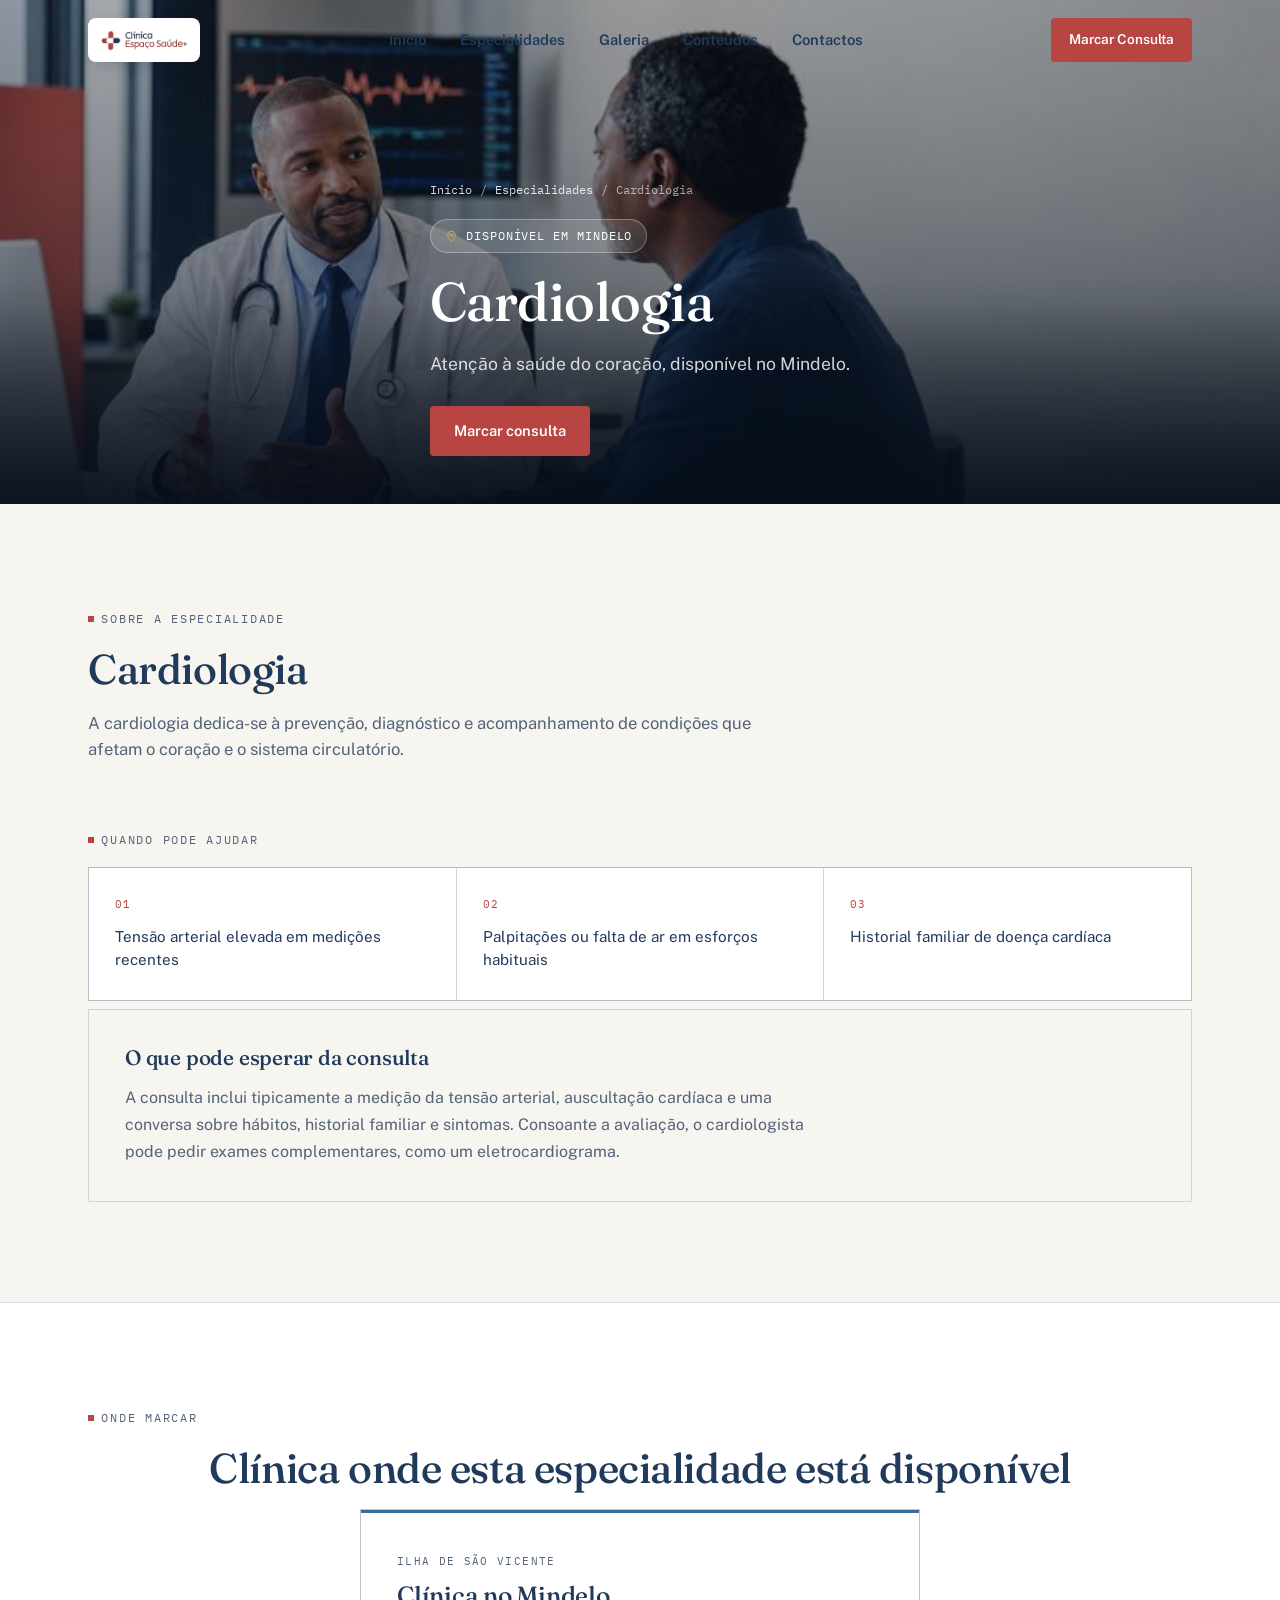
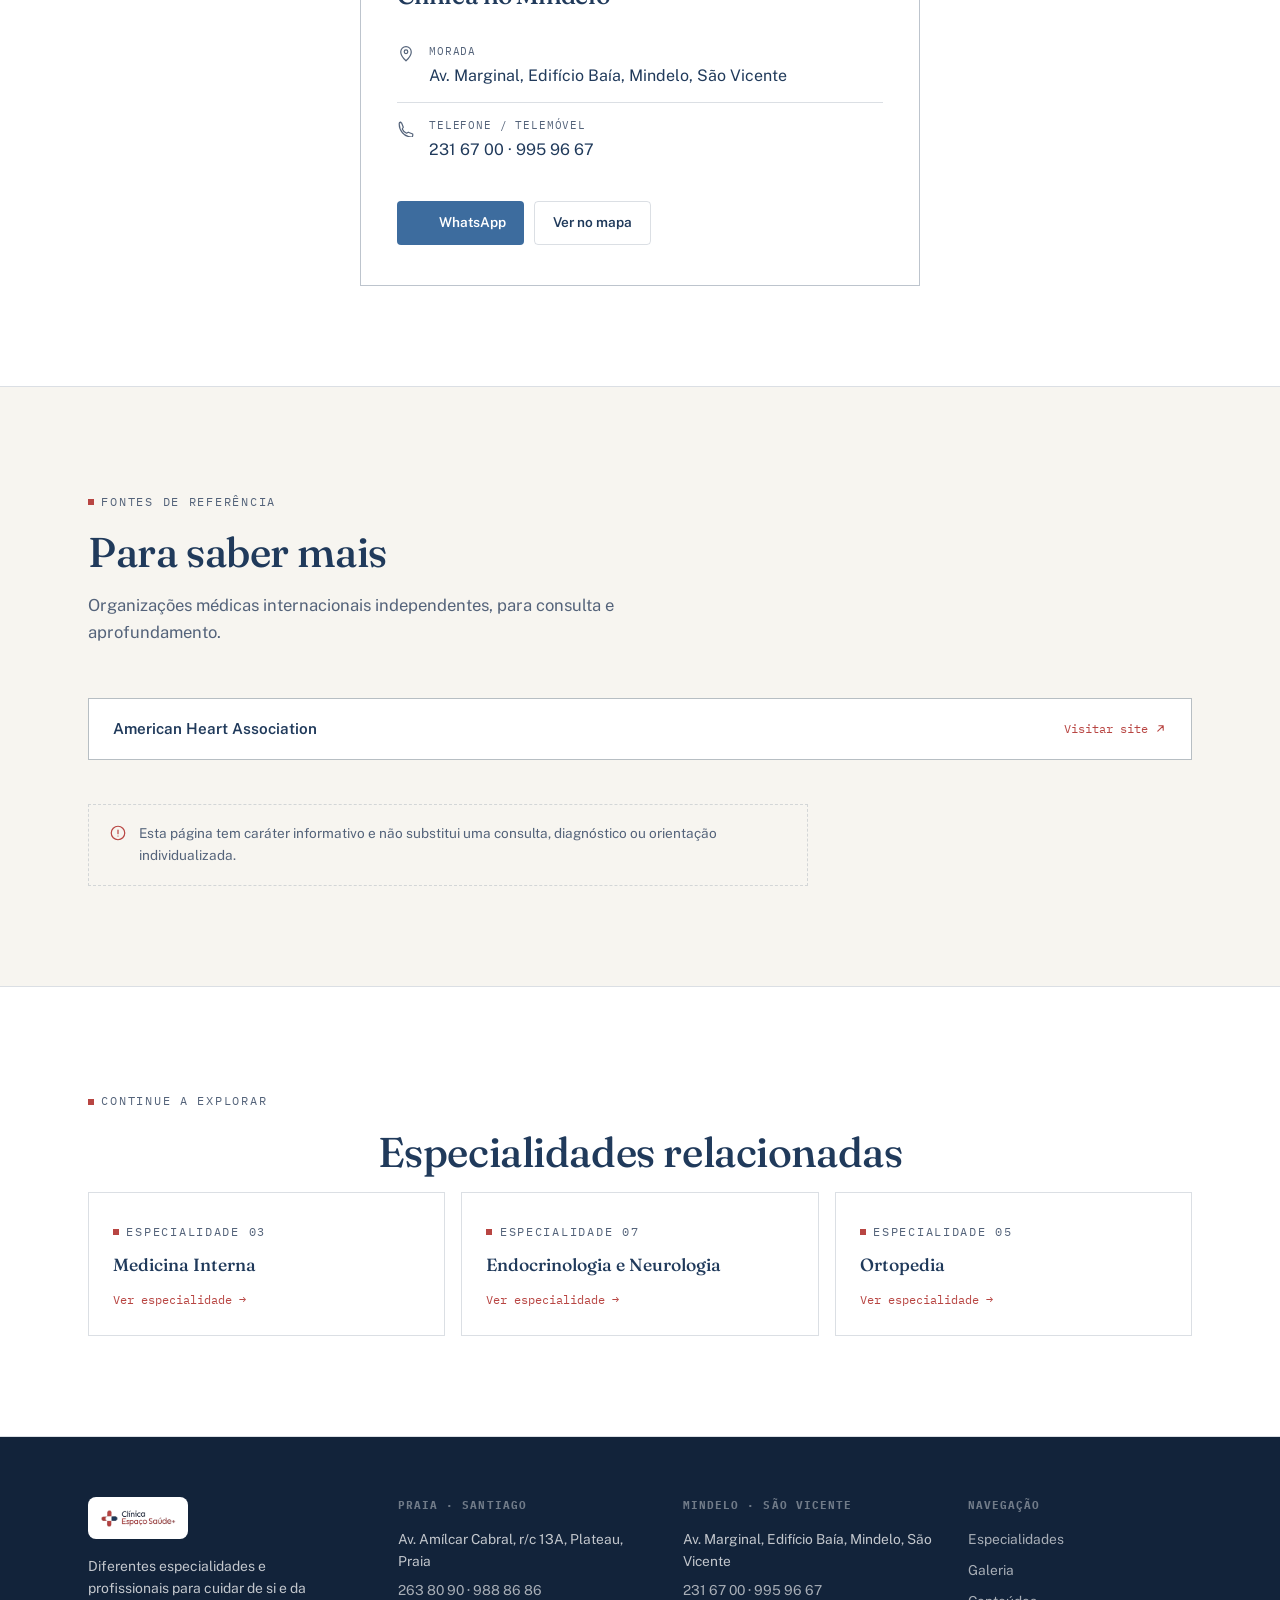
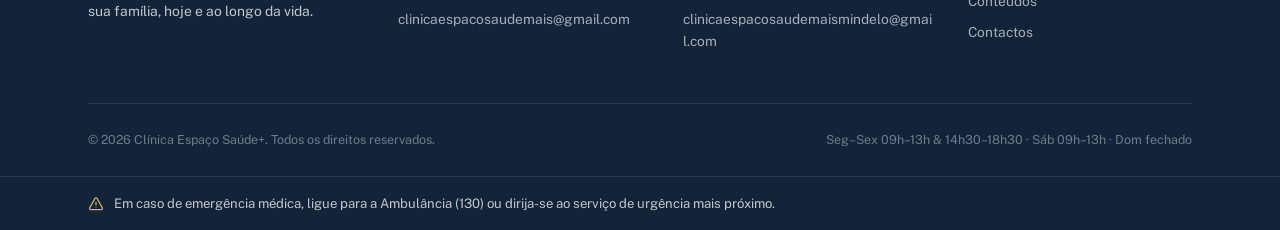
<file: especialidades/cardiologia/index.html>
<!DOCTYPE html>
<html lang="pt">
<head>
<meta charset="UTF-8">
<meta name="viewport" content="width=device-width, initial-scale=1.0">
<title>Cardiologia · Clínica Espaço Saúde+</title>
<meta name="description" content="A cardiologia dedica-se à prevenção, diagnóstico e acompanhamento de condições que afetam o coração e o sistema circulatório.">

<!-- Open Graph / partilha em redes sociais e WhatsApp -->
<meta property="og:type" content="website">
<meta property="og:site_name" content="Clínica Espaço Saúde+">
<meta property="og:title" content="Cardiologia · Clínica Espaço Saúde+">
<meta property="og:description" content="A cardiologia dedica-se à prevenção, diagnóstico e acompanhamento de condições que afetam o coração e o sistema circulatório.">
<meta property="og:image" content="https://clinicaesm.github.io/espacosaudemais/assets/specialties/cardiologia-prevencao-cabo-verde.jpg">
<meta property="og:url" content="https://clinicaesm.github.io/espacosaudemais/especialidades/cardiologia/">
<meta property="og:locale" content="pt_PT">
<meta name="twitter:card" content="summary_large_image">
<meta name="twitter:title" content="Cardiologia · Clínica Espaço Saúde+">
<meta name="twitter:description" content="A cardiologia dedica-se à prevenção, diagnóstico e acompanhamento de condições que afetam o coração e o sistema circulatório.">
<meta name="twitter:image" content="https://clinicaesm.github.io/espacosaudemais/assets/specialties/cardiologia-prevencao-cabo-verde.jpg">
<link rel="preconnect" href="https://fonts.googleapis.com">
<link rel="preconnect" href="https://fonts.gstatic.com" crossorigin>
<link href="https://fonts.googleapis.com/css2?family=Fraunces:ital,opsz,wght@0,9..144,440;0,9..144,500;0,9..144,600;1,9..144,500&family=Public+Sans:wght@400;500;600;700&family=IBM+Plex+Mono:wght@400;500&display=swap" rel="stylesheet">
<link rel="stylesheet" href="../../assets/site.css?v=1787658934">
</head>
<body>

<div class="preloader">
  <svg viewBox="0 0 40 40"><circle cx="10" cy="20" r="6" fill="#B84542"/><circle cx="30" cy="20" r="6" fill="none" stroke="#fff" stroke-width="2"/><path d="M16,20 C20,12 20,28 24,20" fill="none" stroke="#fff" stroke-width="1.4" stroke-dasharray="3 3"/></svg>
</div>
<div class="scroll-progress"></div>

<header class="site-header">
  <div class="container header-inner">
    <a href="../../index.html" class="brand"><span class="brand-chip"><img src="../../assets/brand/logo.png" alt="Clínica Espaço Saúde+"></span></a>
    <nav class="main-nav">
      <a href="../../index.html">Início</a>
      <a href="../../index.html#especialidades">Especialidades</a>
      <a href="../../index.html#galeria">Galeria</a>
      <a href="../../index.html#conteudos">Conteúdos</a>
      <a href="../../index.html#contactos">Contactos</a>
    </nav>
    <a href="https://wa.me/2389959667?text=Ol%C3%A1%21%20Gostaria%20de%20marcar%20uma%20consulta%20na%20Cl%C3%ADnica%20Espa%C3%A7o%20Sa%C3%BAde%2B%20%28Mindelo%29." target="_blank" rel="noopener noreferrer" class="btn btn-primary btn-sm header-cta">Marcar Consulta</a>
    <button class="menu-toggle" aria-label="Abrir menu" aria-expanded="false"><span></span><span></span><span></span></button>
  </div>
  <div class="mobile-nav">
    <a href="../../index.html">Início</a>
    <a href="../../index.html#especialidades">Especialidades</a>
    <a href="../../index.html#galeria">Galeria</a>
    <a href="../../index.html#conteudos">Conteúdos</a>
    <a href="../../index.html#contactos">Contactos</a>
    <a href="https://wa.me/2389959667?text=Ol%C3%A1%21%20Gostaria%20de%20marcar%20uma%20consulta%20na%20Cl%C3%ADnica%20Espa%C3%A7o%20Sa%C3%BAde%2B%20%28Mindelo%29." target="_blank" rel="noopener noreferrer" class="btn btn-primary">Marcar Consulta</a>
  </div>
</header>

<main>
  <section class="spec-page-hero">
    <img src="../../assets/specialties/cardiologia-prevencao-cabo-verde.jpg" alt="Consulta de prevenção cardiovascular com paciente adulto" loading="eager">
    <div class="hero-overlay" aria-hidden="true"></div>
    <div class="container">
      <div class="spec-page-hero-inner">
        <div class="breadcrumb"><a href="../../index.html">Início</a><span>/</span><a href="../../index.html#especialidades">Especialidades</a><span>/</span><span>Cardiologia</span></div>
        <div class="availability-badge"><svg viewBox="0 0 24 24" fill="none" stroke-width="1.6" stroke-linecap="round" stroke-linejoin="round"><path d="M12 21s7-6.4 7-11.8A7 7 0 1 0 5 9.2C5 14.6 12 21 12 21z"/><circle cx="12" cy="9" r="2.4"/></svg>Disponível em Mindelo</div>
        <h1>Cardiologia</h1>
        <p class="hero-sub">Atenção à saúde do coração, disponível no Mindelo.</p>
        <a href="https://wa.me/2389959667?text=Ol%C3%A1%21%20Gostaria%20de%20marcar%20uma%20consulta%20na%20Cl%C3%ADnica%20Espa%C3%A7o%20Sa%C3%BAde%2B%20%28Mindelo%29." target="_blank" rel="noopener noreferrer" class="btn btn-primary">Marcar consulta</a>
      </div>
    </div>
  </section>

  <section class="section">
    <div class="container">
      <p class="eyebrow reveal">Sobre a especialidade</p>
      <h2 class="reveal" style="max-width:640px;">Cardiologia</h2>
      <p class="section-sub reveal" style="max-width:680px;">A cardiologia dedica-se à prevenção, diagnóstico e acompanhamento de condições que afetam o coração e o sistema circulatório.</p>

      <p class="eyebrow reveal" style="margin-top:16px;">Quando pode ajudar</p>
      <div class="situation-grid"><div class="situation-card reveal"><span class="num">01</span><p>Tensão arterial elevada em medições recentes</p></div><div class="situation-card reveal"><span class="num">02</span><p>Palpitações ou falta de ar em esforços habituais</p></div><div class="situation-card reveal"><span class="num">03</span><p>Historial familiar de doença cardíaca</p></div></div>

      <div class="expect-block reveal">
        <h3>O que pode esperar da consulta</h3>
        <p>A consulta inclui tipicamente a medição da tensão arterial, auscultação cardíaca e uma conversa sobre hábitos, historial familiar e sintomas. Consoante a avaliação, o cardiologista pode pedir exames complementares, como um eletrocardiograma.</p>
      </div>
    </div>
  </section>

  <section class="section section--alt">
    <div class="container">
      <p class="eyebrow reveal center">Onde marcar</p>
      <h2 class="reveal center">Clínica onde esta especialidade está disponível</h2>
      <div class="location-panels location-panels--single"><div class="location-panel" style="border-top-color:var(--azul-medio)">
          <p class="loc-eyebrow">Ilha de São Vicente</p>
          <h3>Clínica no Mindelo</h3>
          <div class="loc-row">
            <svg viewBox="0 0 24 24" fill="none" stroke-width="1.6" stroke-linecap="round" stroke-linejoin="round"><path d="M12 21s7-6.4 7-11.8A7 7 0 1 0 5 9.2C5 14.6 12 21 12 21z"/><circle cx="12" cy="9" r="2.4"/></svg>
            <div><div class="label">Morada</div><div class="val">Av. Marginal, Edifício Baía, Mindelo, São Vicente</div></div>
          </div>
          <div class="loc-row">
            <svg viewBox="0 0 24 24" fill="none" stroke-width="1.6" stroke-linecap="round" stroke-linejoin="round"><path d="M4 5h2l2.4 6-1.4 2.3a11 11 0 0 0 5.7 5.7l2.3-1.4 6 2.4v2a2 2 0 0 1-2.2 2A17 17 0 0 1 3 6.2 2 2 0 0 1 5 4z"/></svg>
            <div><div class="label">Telefone / Telemóvel</div><div class="val"><a href="tel:+2382316700">231 67 00</a> · <a href="tel:+2389959667">995 96 67</a></div></div>
          </div>
          <div class="loc-actions">
            <a href="https://wa.me/2389959667?text=Ol%C3%A1%21%20Gostaria%20de%20marcar%20uma%20consulta%20na%20Cl%C3%ADnica%20Espa%C3%A7o%20Sa%C3%BAde%2B%20%28Mindelo%29." target="_blank" rel="noopener noreferrer" class="btn btn-primary btn-sm" style="background:var(--azul-medio)"><svg viewBox="0 0 24 24" fill="none" stroke-width="2" stroke-linecap="round" stroke-linejoin="round"><path d="M12 3a9 9 0 0 0-7.8 13.5L3 21l4.6-1.2A9 9 0 1 0 12 3z"/><path d="M8.3 9.3c.3 2.4 2.4 5 4.8 5.8.6.2 1.2 0 1.5-.5l.4-.7c.2-.3.6-.4.9-.2l1.9.9c.3.1.5.5.4.8-.4 1.5-1.7 2.4-3.2 2.2-3.7-.4-7-3.8-7.4-7.4-.2-1.5.7-2.8 2.2-3.2.3-.1.7.1.8.4l.9 1.9c.1.3 0 .7-.2.9l-.7.4c-.5.3-.7.9-.5 1.5z"/></svg>WhatsApp</a>
            <a href="https://www.google.com/maps/search/?api=1&query=Av.%20Marginal%2C%20Edif%C3%ADcio%20Ba%C3%ADa%2C%20Mindelo%2C%20S%C3%A3o%20Vicente%2C%20Cabo%20Verde" target="_blank" rel="noopener noreferrer" class="btn btn-ghost btn-sm">Ver no mapa</a>
          </div>
        </div></div>
    </div>
  </section>

  <section class="section">
    <div class="container">
      <p class="eyebrow reveal">Fontes de referência</p>
      <h2 class="reveal" style="max-width:640px;">Para saber mais</h2>
      <p class="section-sub reveal">Organizações médicas internacionais independentes, para consulta e aprofundamento.</p>
      <div class="reference-list"><div class="reference-item"><span>American Heart Association</span><a href="https://www.heart.org/en/health-topics" target="_blank" rel="noopener noreferrer">Visitar site <svg viewBox="0 0 24 24" fill="none" stroke-width="2" stroke-linecap="round" stroke-linejoin="round"><path d="M7 17 17 7M9 7h8v8"/></svg></a></div></div>

      <div class="disclaimer-note reveal">
        <svg viewBox="0 0 24 24" fill="none" stroke-width="1.6" stroke-linecap="round" stroke-linejoin="round"><circle cx="12" cy="12" r="9"/><path d="M12 8v5M12 16h.01"/></svg>
        <p>Esta página tem caráter informativo e não substitui uma consulta, diagnóstico ou orientação individualizada.</p>
      </div>
    </div>
  </section>

  <section class="section section--alt">
    <div class="container">
      <p class="eyebrow reveal center">Continue a explorar</p>
      <h2 class="reveal center">Especialidades relacionadas</h2>
      <div class="related-grid"><a class="related-card" href="../../especialidades/medicina-interna/index.html"><p class="eyebrow">Especialidade 03</p><h4>Medicina Interna</h4><span class="arrow">Ver especialidade →</span></a><a class="related-card" href="../../especialidades/endocrinologia-neurologia/index.html"><p class="eyebrow">Especialidade 07</p><h4>Endocrinologia e Neurologia</h4><span class="arrow">Ver especialidade →</span></a><a class="related-card" href="../../especialidades/ortopedia/index.html"><p class="eyebrow">Especialidade 05</p><h4>Ortopedia</h4><span class="arrow">Ver especialidade →</span></a></div>
    </div>
  </section>
</main>

<footer class="site-footer">
  <div class="container">
    <div class="footer-grid">
      <div>
        <span class="footer-brand-chip"><img src="../../assets/brand/logo.png" alt="Clínica Espaço Saúde+"></span>
        <p>Diferentes especialidades e profissionais para cuidar de si e da sua família, hoje e ao longo da vida.</p>
      </div>
      <div class="footer-col">
        <h5>Praia · Santiago</h5>
        <div>Av. Amílcar Cabral, r/c 13A, Plateau, Praia</div>
        <div><a href="tel:+2382638090" style="display:inline;margin:0;">263 80 90</a> · <a href="tel:+2389888686" style="display:inline;margin:0;">988 86 86</a></div>
        <div><a href="mailto:clinicaespacosaudemais@gmail.com" style="display:inline;margin:0;">clinicaespacosaudemais@gmail.com</a></div>
      </div>
      <div class="footer-col">
        <h5>Mindelo · São Vicente</h5>
        <div>Av. Marginal, Edifício Baía, Mindelo, São Vicente</div>
        <div><a href="tel:+2382316700" style="display:inline;margin:0;">231 67 00</a> · <a href="tel:+2389959667" style="display:inline;margin:0;">995 96 67</a></div>
        <div><a href="mailto:clinicaespacosaudemaismindelo@gmail.com" style="display:inline;margin:0;">clinicaespacosaudemaismindelo@gmail.com</a></div>
      </div>
      <div class="footer-col">
        <h5>Navegação</h5>
        <a href="../../index.html#especialidades">Especialidades</a>
        <a href="../../index.html#galeria">Galeria</a>
        <a href="../../index.html#conteudos">Conteúdos</a>
        <a href="../../index.html#contactos">Contactos</a>
      </div>
    </div>
    <div class="footer-bottom">
      <span>© <span class="year"></span> Clínica Espaço Saúde+. Todos os direitos reservados.</span>
      <span>Seg–Sex 09h–13h &amp; 14h30–18h30 · Sáb 09h–13h · Dom fechado</span>
    </div>
  </div>
</footer>

<div class="emergency-note">
  <div class="container">
    <svg viewBox="0 0 24 24" fill="none" stroke-width="1.8" stroke-linecap="round" stroke-linejoin="round"><path d="M12 9v4M12 16.5h.01M10.3 3.9 2.5 17.8A1.8 1.8 0 0 0 4 20.5h16a1.8 1.8 0 0 0 1.5-2.7L13.7 3.9a1.8 1.8 0 0 0-3.4 0Z"/></svg>
    <span>Em caso de emergência médica, ligue para a Ambulância (130) ou dirija-se ao serviço de urgência mais próximo.</span>
  </div>
</div>

<button class="back-to-top" aria-label="Voltar ao topo"><svg viewBox="0 0 24 24" fill="none" stroke-width="2" stroke-linecap="round" stroke-linejoin="round"><path d="M12 19V5M5 12l7-7 7 7"/></svg></button>

<script src="../../assets/page.js?v=1787658934"></script>
</body>
</html>
</file>
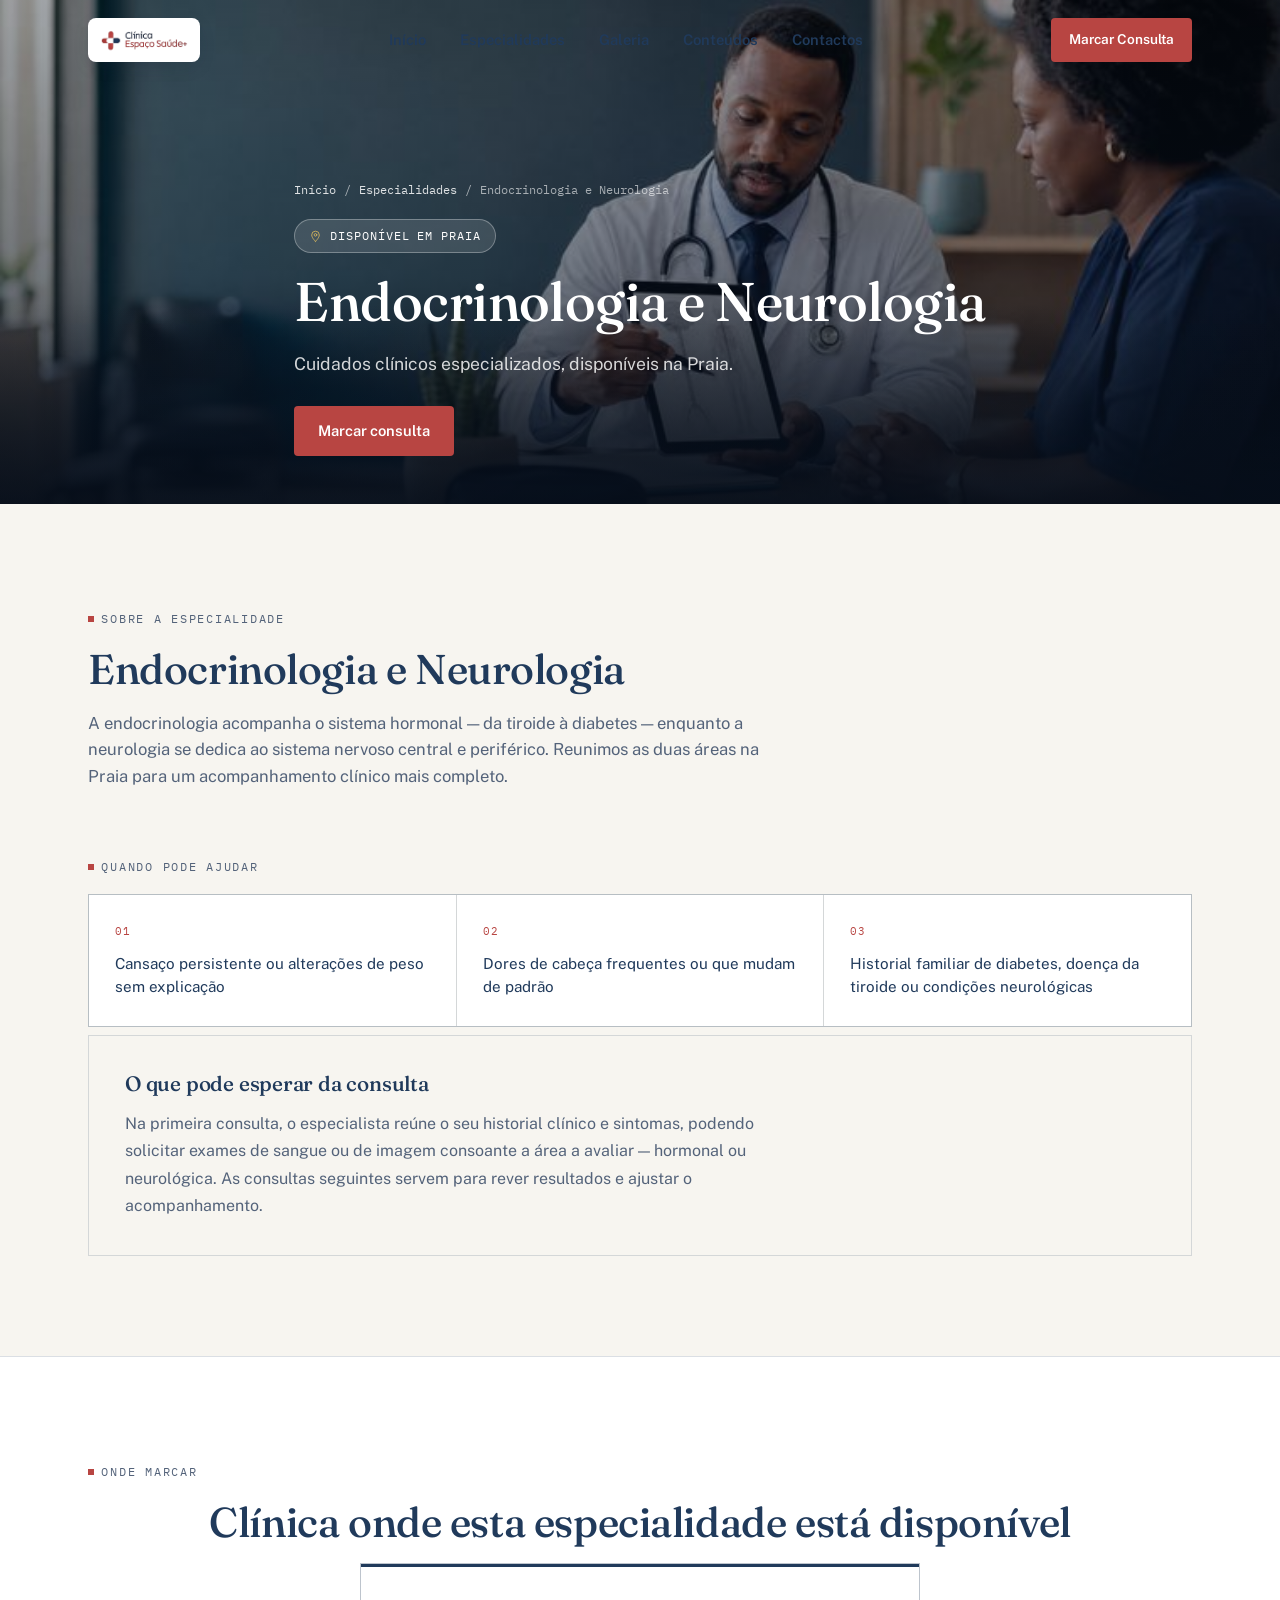
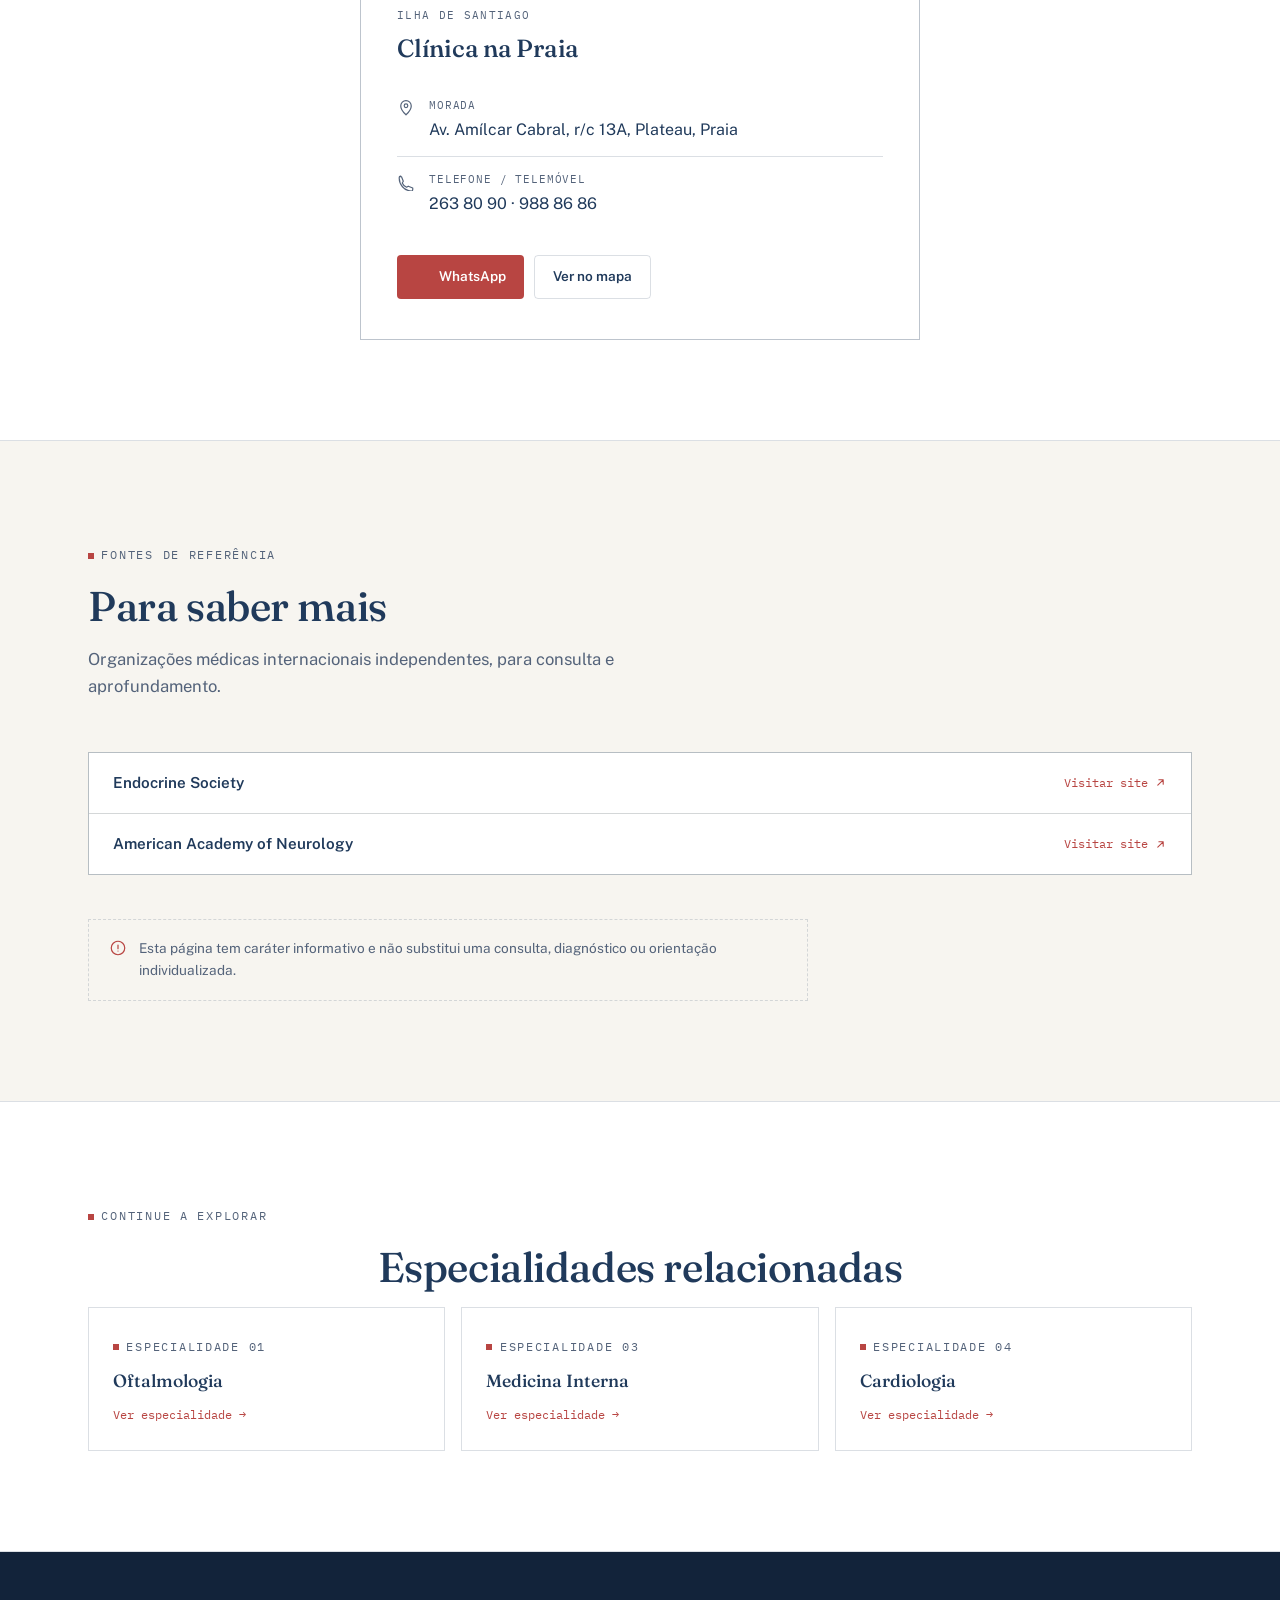
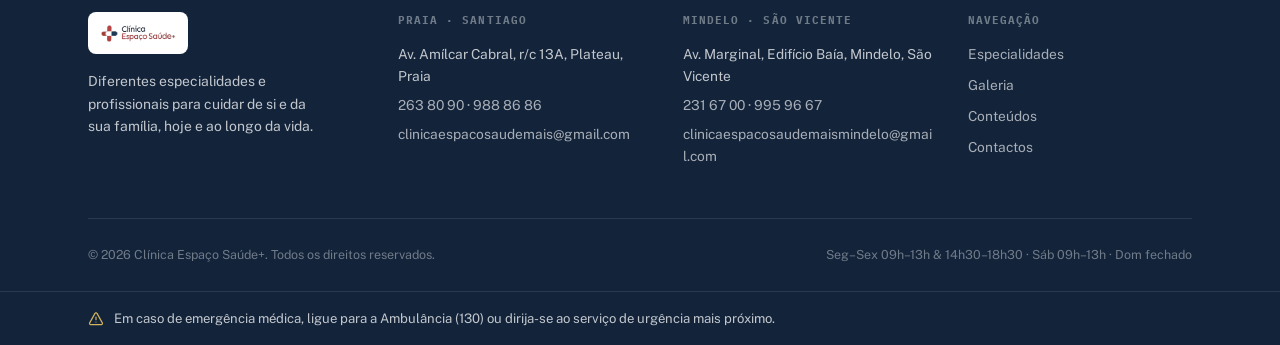
<file: especialidades/endocrinologia-neurologia/index.html>
<!DOCTYPE html>
<html lang="pt">
<head>
<meta charset="UTF-8">
<meta name="viewport" content="width=device-width, initial-scale=1.0">
<title>Endocrinologia e Neurologia · Clínica Espaço Saúde+</title>
<meta name="description" content="A endocrinologia acompanha o sistema hormonal — da tiroide à diabetes — enquanto a neurologia se dedica ao sistema nervoso central e periférico. Reuni">

<!-- Open Graph / partilha em redes sociais e WhatsApp -->
<meta property="og:type" content="website">
<meta property="og:site_name" content="Clínica Espaço Saúde+">
<meta property="og:title" content="Endocrinologia e Neurologia · Clínica Espaço Saúde+">
<meta property="og:description" content="A endocrinologia acompanha o sistema hormonal — da tiroide à diabetes — enquanto a neurologia se dedica ao sistema nervoso central e periférico. Reuni">
<meta property="og:image" content="https://clinicaesm.github.io/espacosaudemais/assets/specialties/endocrinologia-neurologia-cabo-verde.jpg">
<meta property="og:url" content="https://clinicaesm.github.io/espacosaudemais/especialidades/endocrinologia-neurologia/">
<meta property="og:locale" content="pt_PT">
<meta name="twitter:card" content="summary_large_image">
<meta name="twitter:title" content="Endocrinologia e Neurologia · Clínica Espaço Saúde+">
<meta name="twitter:description" content="A endocrinologia acompanha o sistema hormonal — da tiroide à diabetes — enquanto a neurologia se dedica ao sistema nervoso central e periférico. Reuni">
<meta name="twitter:image" content="https://clinicaesm.github.io/espacosaudemais/assets/specialties/endocrinologia-neurologia-cabo-verde.jpg">
<link rel="preconnect" href="https://fonts.googleapis.com">
<link rel="preconnect" href="https://fonts.gstatic.com" crossorigin>
<link href="https://fonts.googleapis.com/css2?family=Fraunces:ital,opsz,wght@0,9..144,440;0,9..144,500;0,9..144,600;1,9..144,500&family=Public+Sans:wght@400;500;600;700&family=IBM+Plex+Mono:wght@400;500&display=swap" rel="stylesheet">
<link rel="stylesheet" href="../../assets/site.css?v=1787658934">
</head>
<body>

<div class="preloader">
  <svg viewBox="0 0 40 40"><circle cx="10" cy="20" r="6" fill="#B84542"/><circle cx="30" cy="20" r="6" fill="none" stroke="#fff" stroke-width="2"/><path d="M16,20 C20,12 20,28 24,20" fill="none" stroke="#fff" stroke-width="1.4" stroke-dasharray="3 3"/></svg>
</div>
<div class="scroll-progress"></div>

<header class="site-header">
  <div class="container header-inner">
    <a href="../../index.html" class="brand"><span class="brand-chip"><img src="../../assets/brand/logo.png" alt="Clínica Espaço Saúde+"></span></a>
    <nav class="main-nav">
      <a href="../../index.html">Início</a>
      <a href="../../index.html#especialidades">Especialidades</a>
      <a href="../../index.html#galeria">Galeria</a>
      <a href="../../index.html#conteudos">Conteúdos</a>
      <a href="../../index.html#contactos">Contactos</a>
    </nav>
    <a href="https://wa.me/2389888686?text=Ol%C3%A1%21%20Gostaria%20de%20marcar%20uma%20consulta%20na%20Cl%C3%ADnica%20Espa%C3%A7o%20Sa%C3%BAde%2B%20%28Praia%29." target="_blank" rel="noopener noreferrer" class="btn btn-primary btn-sm header-cta">Marcar Consulta</a>
    <button class="menu-toggle" aria-label="Abrir menu" aria-expanded="false"><span></span><span></span><span></span></button>
  </div>
  <div class="mobile-nav">
    <a href="../../index.html">Início</a>
    <a href="../../index.html#especialidades">Especialidades</a>
    <a href="../../index.html#galeria">Galeria</a>
    <a href="../../index.html#conteudos">Conteúdos</a>
    <a href="../../index.html#contactos">Contactos</a>
    <a href="https://wa.me/2389888686?text=Ol%C3%A1%21%20Gostaria%20de%20marcar%20uma%20consulta%20na%20Cl%C3%ADnica%20Espa%C3%A7o%20Sa%C3%BAde%2B%20%28Praia%29." target="_blank" rel="noopener noreferrer" class="btn btn-primary">Marcar Consulta</a>
  </div>
</header>

<main>
  <section class="spec-page-hero">
    <img src="../../assets/specialties/endocrinologia-neurologia-cabo-verde.jpg" alt="Consulta multidisciplinar de endocrinologia e neurologia" loading="eager">
    <div class="hero-overlay" aria-hidden="true"></div>
    <div class="container">
      <div class="spec-page-hero-inner">
        <div class="breadcrumb"><a href="../../index.html">Início</a><span>/</span><a href="../../index.html#especialidades">Especialidades</a><span>/</span><span>Endocrinologia e Neurologia</span></div>
        <div class="availability-badge"><svg viewBox="0 0 24 24" fill="none" stroke-width="1.6" stroke-linecap="round" stroke-linejoin="round"><path d="M12 21s7-6.4 7-11.8A7 7 0 1 0 5 9.2C5 14.6 12 21 12 21z"/><circle cx="12" cy="9" r="2.4"/></svg>Disponível em Praia</div>
        <h1>Endocrinologia e Neurologia</h1>
        <p class="hero-sub">Cuidados clínicos especializados, disponíveis na Praia.</p>
        <a href="https://wa.me/2389888686?text=Ol%C3%A1%21%20Gostaria%20de%20marcar%20uma%20consulta%20na%20Cl%C3%ADnica%20Espa%C3%A7o%20Sa%C3%BAde%2B%20%28Praia%29." target="_blank" rel="noopener noreferrer" class="btn btn-primary">Marcar consulta</a>
      </div>
    </div>
  </section>

  <section class="section">
    <div class="container">
      <p class="eyebrow reveal">Sobre a especialidade</p>
      <h2 class="reveal" style="max-width:640px;">Endocrinologia e Neurologia</h2>
      <p class="section-sub reveal" style="max-width:680px;">A endocrinologia acompanha o sistema hormonal — da tiroide à diabetes — enquanto a neurologia se dedica ao sistema nervoso central e periférico. Reunimos as duas áreas na Praia para um acompanhamento clínico mais completo.</p>

      <p class="eyebrow reveal" style="margin-top:16px;">Quando pode ajudar</p>
      <div class="situation-grid"><div class="situation-card reveal"><span class="num">01</span><p>Cansaço persistente ou alterações de peso sem explicação</p></div><div class="situation-card reveal"><span class="num">02</span><p>Dores de cabeça frequentes ou que mudam de padrão</p></div><div class="situation-card reveal"><span class="num">03</span><p>Historial familiar de diabetes, doença da tiroide ou condições neurológicas</p></div></div>

      <div class="expect-block reveal">
        <h3>O que pode esperar da consulta</h3>
        <p>Na primeira consulta, o especialista reúne o seu historial clínico e sintomas, podendo solicitar exames de sangue ou de imagem consoante a área a avaliar — hormonal ou neurológica. As consultas seguintes servem para rever resultados e ajustar o acompanhamento.</p>
      </div>
    </div>
  </section>

  <section class="section section--alt">
    <div class="container">
      <p class="eyebrow reveal center">Onde marcar</p>
      <h2 class="reveal center">Clínica onde esta especialidade está disponível</h2>
      <div class="location-panels location-panels--single"><div class="location-panel">
          <p class="loc-eyebrow">Ilha de Santiago</p>
          <h3>Clínica na Praia</h3>
          <div class="loc-row">
            <svg viewBox="0 0 24 24" fill="none" stroke-width="1.6" stroke-linecap="round" stroke-linejoin="round"><path d="M12 21s7-6.4 7-11.8A7 7 0 1 0 5 9.2C5 14.6 12 21 12 21z"/><circle cx="12" cy="9" r="2.4"/></svg>
            <div><div class="label">Morada</div><div class="val">Av. Amílcar Cabral, r/c 13A, Plateau, Praia</div></div>
          </div>
          <div class="loc-row">
            <svg viewBox="0 0 24 24" fill="none" stroke-width="1.6" stroke-linecap="round" stroke-linejoin="round"><path d="M4 5h2l2.4 6-1.4 2.3a11 11 0 0 0 5.7 5.7l2.3-1.4 6 2.4v2a2 2 0 0 1-2.2 2A17 17 0 0 1 3 6.2 2 2 0 0 1 5 4z"/></svg>
            <div><div class="label">Telefone / Telemóvel</div><div class="val"><a href="tel:+2382638090">263 80 90</a> · <a href="tel:+2389888686">988 86 86</a></div></div>
          </div>
          <div class="loc-actions">
            <a href="https://wa.me/2389888686?text=Ol%C3%A1%21%20Gostaria%20de%20marcar%20uma%20consulta%20na%20Cl%C3%ADnica%20Espa%C3%A7o%20Sa%C3%BAde%2B%20%28Praia%29." target="_blank" rel="noopener noreferrer" class="btn btn-primary btn-sm"><svg viewBox="0 0 24 24" fill="none" stroke-width="2" stroke-linecap="round" stroke-linejoin="round"><path d="M12 3a9 9 0 0 0-7.8 13.5L3 21l4.6-1.2A9 9 0 1 0 12 3z"/><path d="M8.3 9.3c.3 2.4 2.4 5 4.8 5.8.6.2 1.2 0 1.5-.5l.4-.7c.2-.3.6-.4.9-.2l1.9.9c.3.1.5.5.4.8-.4 1.5-1.7 2.4-3.2 2.2-3.7-.4-7-3.8-7.4-7.4-.2-1.5.7-2.8 2.2-3.2.3-.1.7.1.8.4l.9 1.9c.1.3 0 .7-.2.9l-.7.4c-.5.3-.7.9-.5 1.5z"/></svg>WhatsApp</a>
            <a href="https://www.google.com/maps/search/?api=1&query=Av.%20Am%C3%ADlcar%20Cabral%2C%20r/c%2013A%2C%20Plateau%2C%20Praia%2C%20Cabo%20Verde" target="_blank" rel="noopener noreferrer" class="btn btn-ghost btn-sm">Ver no mapa</a>
          </div>
        </div></div>
    </div>
  </section>

  <section class="section">
    <div class="container">
      <p class="eyebrow reveal">Fontes de referência</p>
      <h2 class="reveal" style="max-width:640px;">Para saber mais</h2>
      <p class="section-sub reveal">Organizações médicas internacionais independentes, para consulta e aprofundamento.</p>
      <div class="reference-list"><div class="reference-item"><span>Endocrine Society</span><a href="https://www.endocrine.org/patient-engagement/endocrine-library" target="_blank" rel="noopener noreferrer">Visitar site <svg viewBox="0 0 24 24" fill="none" stroke-width="2" stroke-linecap="round" stroke-linejoin="round"><path d="M7 17 17 7M9 7h8v8"/></svg></a></div><div class="reference-item"><span>American Academy of Neurology</span><a href="https://www.aan.com/tools-resources/brain-health" target="_blank" rel="noopener noreferrer">Visitar site <svg viewBox="0 0 24 24" fill="none" stroke-width="2" stroke-linecap="round" stroke-linejoin="round"><path d="M7 17 17 7M9 7h8v8"/></svg></a></div></div>

      <div class="disclaimer-note reveal">
        <svg viewBox="0 0 24 24" fill="none" stroke-width="1.6" stroke-linecap="round" stroke-linejoin="round"><circle cx="12" cy="12" r="9"/><path d="M12 8v5M12 16h.01"/></svg>
        <p>Esta página tem caráter informativo e não substitui uma consulta, diagnóstico ou orientação individualizada.</p>
      </div>
    </div>
  </section>

  <section class="section section--alt">
    <div class="container">
      <p class="eyebrow reveal center">Continue a explorar</p>
      <h2 class="reveal center">Especialidades relacionadas</h2>
      <div class="related-grid"><a class="related-card" href="../../especialidades/oftalmologia/index.html"><p class="eyebrow">Especialidade 01</p><h4>Oftalmologia</h4><span class="arrow">Ver especialidade →</span></a><a class="related-card" href="../../especialidades/medicina-interna/index.html"><p class="eyebrow">Especialidade 03</p><h4>Medicina Interna</h4><span class="arrow">Ver especialidade →</span></a><a class="related-card" href="../../especialidades/cardiologia/index.html"><p class="eyebrow">Especialidade 04</p><h4>Cardiologia</h4><span class="arrow">Ver especialidade →</span></a></div>
    </div>
  </section>
</main>

<footer class="site-footer">
  <div class="container">
    <div class="footer-grid">
      <div>
        <span class="footer-brand-chip"><img src="../../assets/brand/logo.png" alt="Clínica Espaço Saúde+"></span>
        <p>Diferentes especialidades e profissionais para cuidar de si e da sua família, hoje e ao longo da vida.</p>
      </div>
      <div class="footer-col">
        <h5>Praia · Santiago</h5>
        <div>Av. Amílcar Cabral, r/c 13A, Plateau, Praia</div>
        <div><a href="tel:+2382638090" style="display:inline;margin:0;">263 80 90</a> · <a href="tel:+2389888686" style="display:inline;margin:0;">988 86 86</a></div>
        <div><a href="mailto:clinicaespacosaudemais@gmail.com" style="display:inline;margin:0;">clinicaespacosaudemais@gmail.com</a></div>
      </div>
      <div class="footer-col">
        <h5>Mindelo · São Vicente</h5>
        <div>Av. Marginal, Edifício Baía, Mindelo, São Vicente</div>
        <div><a href="tel:+2382316700" style="display:inline;margin:0;">231 67 00</a> · <a href="tel:+2389959667" style="display:inline;margin:0;">995 96 67</a></div>
        <div><a href="mailto:clinicaespacosaudemaismindelo@gmail.com" style="display:inline;margin:0;">clinicaespacosaudemaismindelo@gmail.com</a></div>
      </div>
      <div class="footer-col">
        <h5>Navegação</h5>
        <a href="../../index.html#especialidades">Especialidades</a>
        <a href="../../index.html#galeria">Galeria</a>
        <a href="../../index.html#conteudos">Conteúdos</a>
        <a href="../../index.html#contactos">Contactos</a>
      </div>
    </div>
    <div class="footer-bottom">
      <span>© <span class="year"></span> Clínica Espaço Saúde+. Todos os direitos reservados.</span>
      <span>Seg–Sex 09h–13h &amp; 14h30–18h30 · Sáb 09h–13h · Dom fechado</span>
    </div>
  </div>
</footer>

<div class="emergency-note">
  <div class="container">
    <svg viewBox="0 0 24 24" fill="none" stroke-width="1.8" stroke-linecap="round" stroke-linejoin="round"><path d="M12 9v4M12 16.5h.01M10.3 3.9 2.5 17.8A1.8 1.8 0 0 0 4 20.5h16a1.8 1.8 0 0 0 1.5-2.7L13.7 3.9a1.8 1.8 0 0 0-3.4 0Z"/></svg>
    <span>Em caso de emergência médica, ligue para a Ambulância (130) ou dirija-se ao serviço de urgência mais próximo.</span>
  </div>
</div>

<button class="back-to-top" aria-label="Voltar ao topo"><svg viewBox="0 0 24 24" fill="none" stroke-width="2" stroke-linecap="round" stroke-linejoin="round"><path d="M12 19V5M5 12l7-7 7 7"/></svg></button>

<script src="../../assets/page.js?v=1787658934"></script>
</body>
</html>
</file>
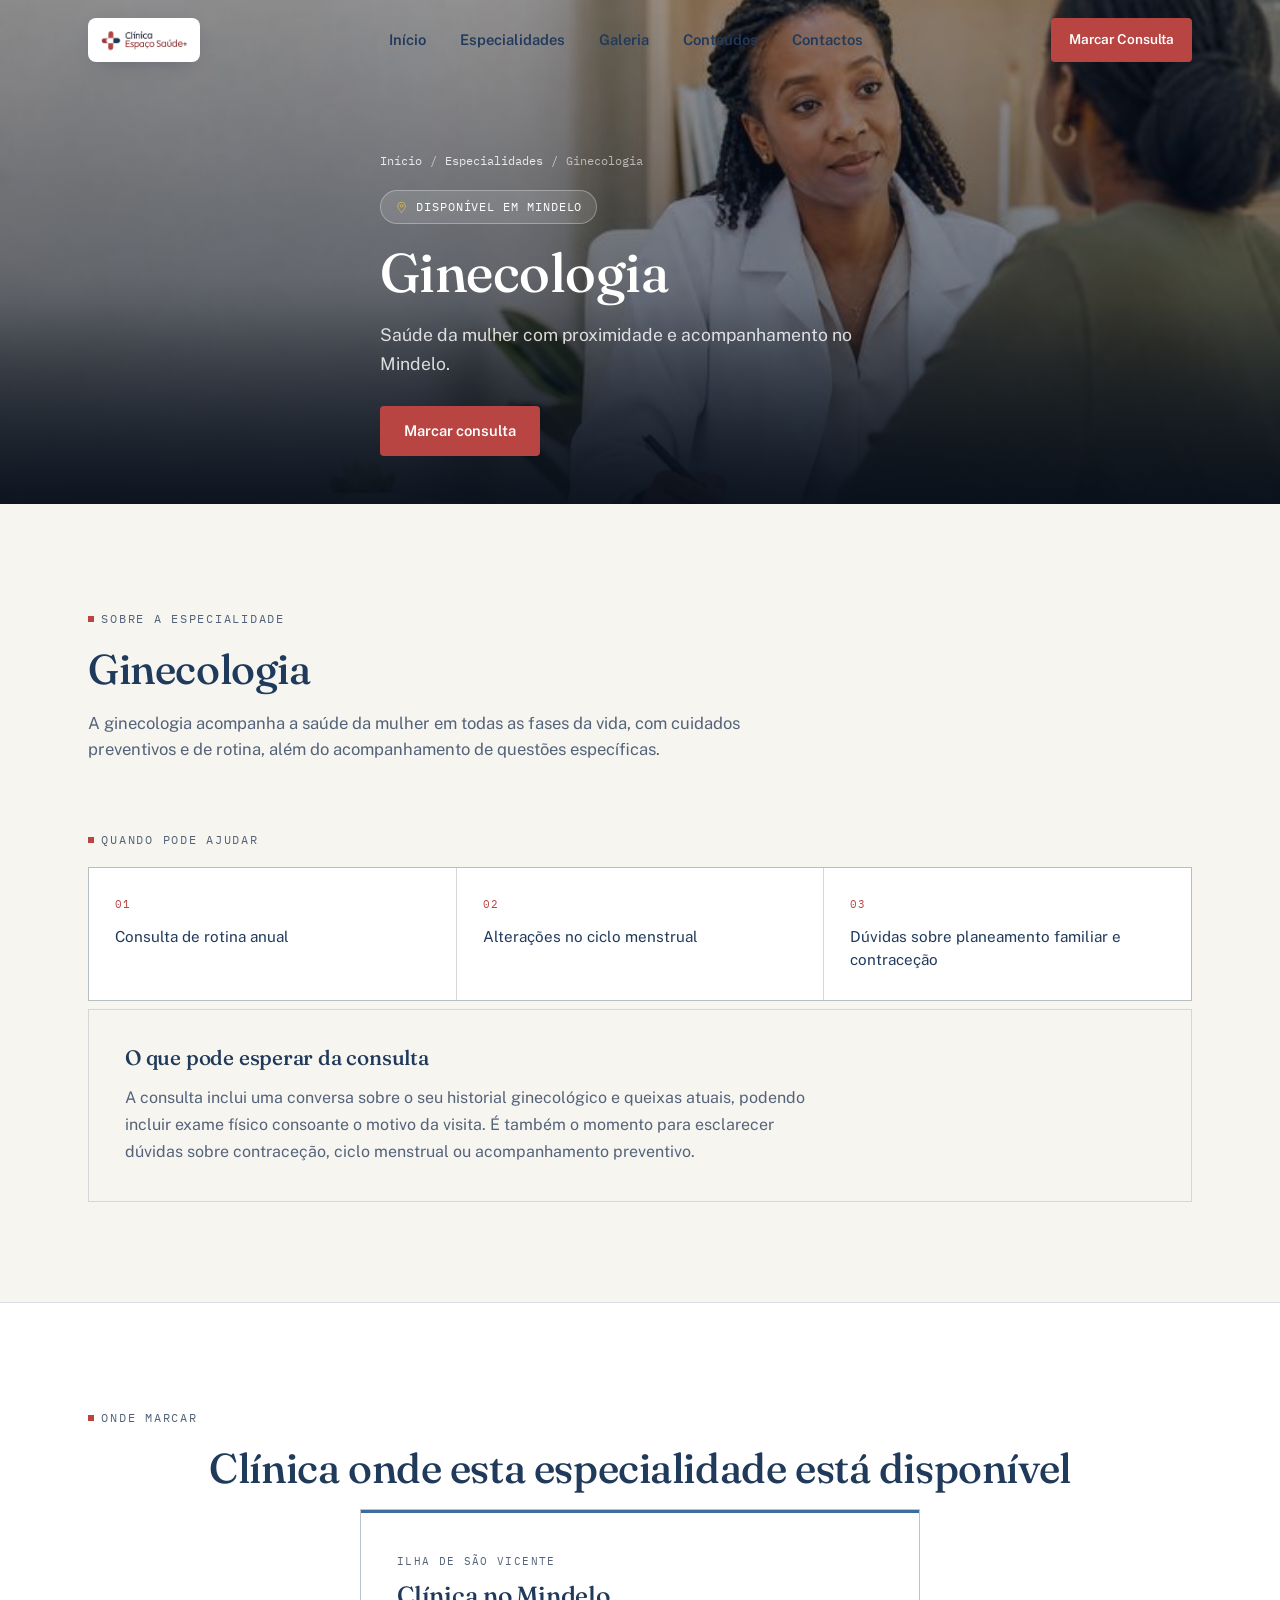
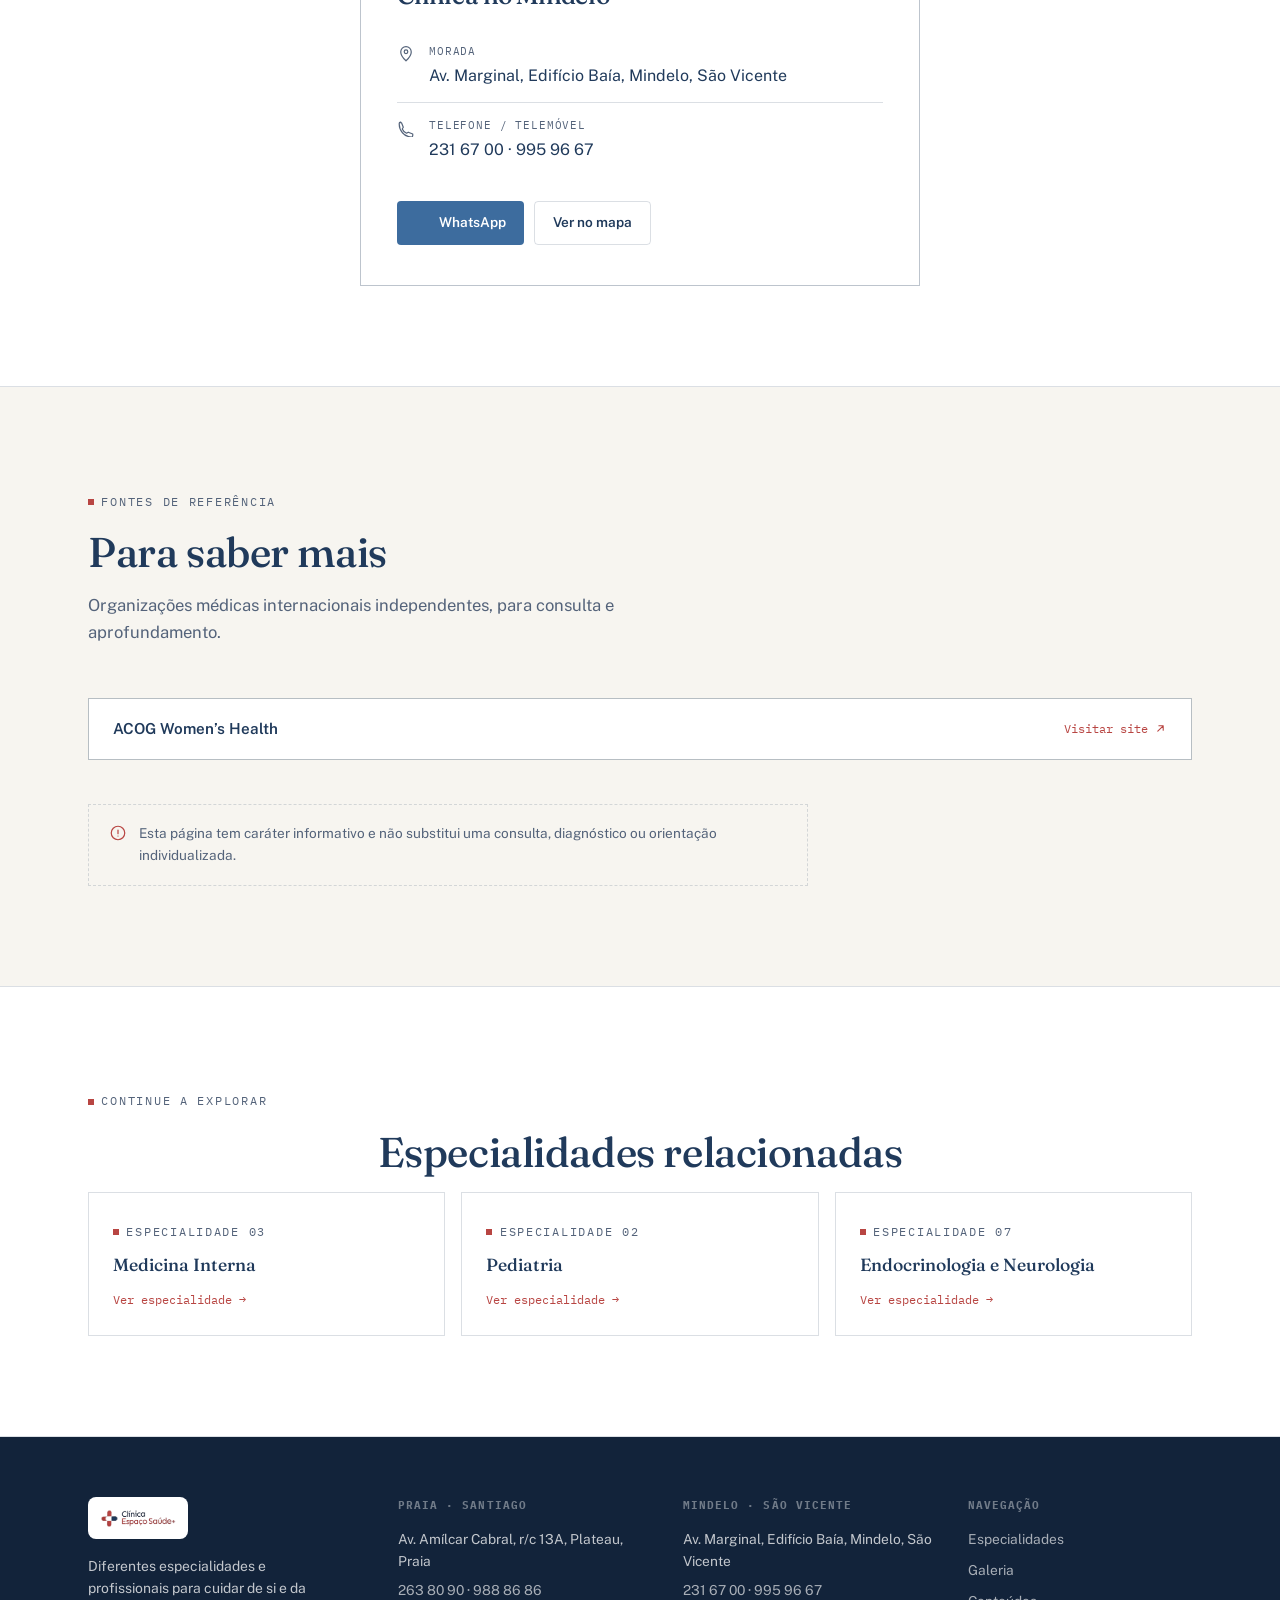
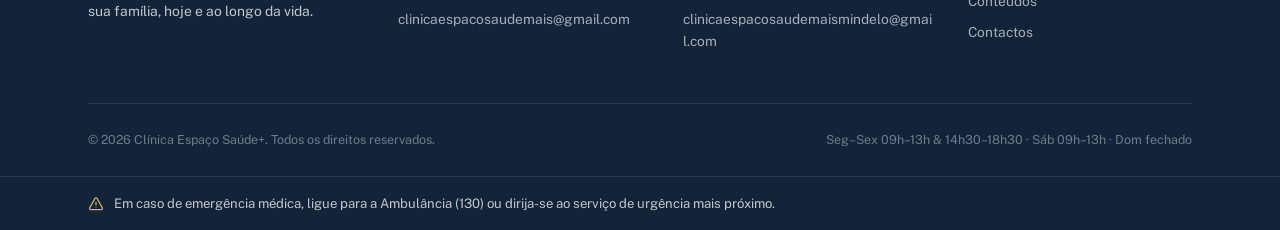
<file: especialidades/ginecologia/index.html>
<!DOCTYPE html>
<html lang="pt">
<head>
<meta charset="UTF-8">
<meta name="viewport" content="width=device-width, initial-scale=1.0">
<title>Ginecologia · Clínica Espaço Saúde+</title>
<meta name="description" content="A ginecologia acompanha a saúde da mulher em todas as fases da vida, com cuidados preventivos e de rotina, além do acompanhamento de questões específi">

<!-- Open Graph / partilha em redes sociais e WhatsApp -->
<meta property="og:type" content="website">
<meta property="og:site_name" content="Clínica Espaço Saúde+">
<meta property="og:title" content="Ginecologia · Clínica Espaço Saúde+">
<meta property="og:description" content="A ginecologia acompanha a saúde da mulher em todas as fases da vida, com cuidados preventivos e de rotina, além do acompanhamento de questões específi">
<meta property="og:image" content="https://clinicaesm.github.io/espacosaudemais/assets/specialties/ginecologia-consulta-cabo-verde.jpg">
<meta property="og:url" content="https://clinicaesm.github.io/espacosaudemais/especialidades/ginecologia/">
<meta property="og:locale" content="pt_PT">
<meta name="twitter:card" content="summary_large_image">
<meta name="twitter:title" content="Ginecologia · Clínica Espaço Saúde+">
<meta name="twitter:description" content="A ginecologia acompanha a saúde da mulher em todas as fases da vida, com cuidados preventivos e de rotina, além do acompanhamento de questões específi">
<meta name="twitter:image" content="https://clinicaesm.github.io/espacosaudemais/assets/specialties/ginecologia-consulta-cabo-verde.jpg">
<link rel="preconnect" href="https://fonts.googleapis.com">
<link rel="preconnect" href="https://fonts.gstatic.com" crossorigin>
<link href="https://fonts.googleapis.com/css2?family=Fraunces:ital,opsz,wght@0,9..144,440;0,9..144,500;0,9..144,600;1,9..144,500&family=Public+Sans:wght@400;500;600;700&family=IBM+Plex+Mono:wght@400;500&display=swap" rel="stylesheet">
<link rel="stylesheet" href="../../assets/site.css?v=1787658934">
</head>
<body>

<div class="preloader">
  <svg viewBox="0 0 40 40"><circle cx="10" cy="20" r="6" fill="#B84542"/><circle cx="30" cy="20" r="6" fill="none" stroke="#fff" stroke-width="2"/><path d="M16,20 C20,12 20,28 24,20" fill="none" stroke="#fff" stroke-width="1.4" stroke-dasharray="3 3"/></svg>
</div>
<div class="scroll-progress"></div>

<header class="site-header">
  <div class="container header-inner">
    <a href="../../index.html" class="brand"><span class="brand-chip"><img src="../../assets/brand/logo.png" alt="Clínica Espaço Saúde+"></span></a>
    <nav class="main-nav">
      <a href="../../index.html">Início</a>
      <a href="../../index.html#especialidades">Especialidades</a>
      <a href="../../index.html#galeria">Galeria</a>
      <a href="../../index.html#conteudos">Conteúdos</a>
      <a href="../../index.html#contactos">Contactos</a>
    </nav>
    <a href="https://wa.me/2389959667?text=Ol%C3%A1%21%20Gostaria%20de%20marcar%20uma%20consulta%20na%20Cl%C3%ADnica%20Espa%C3%A7o%20Sa%C3%BAde%2B%20%28Mindelo%29." target="_blank" rel="noopener noreferrer" class="btn btn-primary btn-sm header-cta">Marcar Consulta</a>
    <button class="menu-toggle" aria-label="Abrir menu" aria-expanded="false"><span></span><span></span><span></span></button>
  </div>
  <div class="mobile-nav">
    <a href="../../index.html">Início</a>
    <a href="../../index.html#especialidades">Especialidades</a>
    <a href="../../index.html#galeria">Galeria</a>
    <a href="../../index.html#conteudos">Conteúdos</a>
    <a href="../../index.html#contactos">Contactos</a>
    <a href="https://wa.me/2389959667?text=Ol%C3%A1%21%20Gostaria%20de%20marcar%20uma%20consulta%20na%20Cl%C3%ADnica%20Espa%C3%A7o%20Sa%C3%BAde%2B%20%28Mindelo%29." target="_blank" rel="noopener noreferrer" class="btn btn-primary">Marcar Consulta</a>
  </div>
</header>

<main>
  <section class="spec-page-hero">
    <img src="../../assets/specialties/ginecologia-consulta-cabo-verde.jpg" alt="Consulta de ginecologia entre médica e paciente adulta" loading="eager">
    <div class="hero-overlay" aria-hidden="true"></div>
    <div class="container">
      <div class="spec-page-hero-inner">
        <div class="breadcrumb"><a href="../../index.html">Início</a><span>/</span><a href="../../index.html#especialidades">Especialidades</a><span>/</span><span>Ginecologia</span></div>
        <div class="availability-badge"><svg viewBox="0 0 24 24" fill="none" stroke-width="1.6" stroke-linecap="round" stroke-linejoin="round"><path d="M12 21s7-6.4 7-11.8A7 7 0 1 0 5 9.2C5 14.6 12 21 12 21z"/><circle cx="12" cy="9" r="2.4"/></svg>Disponível em Mindelo</div>
        <h1>Ginecologia</h1>
        <p class="hero-sub">Saúde da mulher com proximidade e acompanhamento no Mindelo.</p>
        <a href="https://wa.me/2389959667?text=Ol%C3%A1%21%20Gostaria%20de%20marcar%20uma%20consulta%20na%20Cl%C3%ADnica%20Espa%C3%A7o%20Sa%C3%BAde%2B%20%28Mindelo%29." target="_blank" rel="noopener noreferrer" class="btn btn-primary">Marcar consulta</a>
      </div>
    </div>
  </section>

  <section class="section">
    <div class="container">
      <p class="eyebrow reveal">Sobre a especialidade</p>
      <h2 class="reveal" style="max-width:640px;">Ginecologia</h2>
      <p class="section-sub reveal" style="max-width:680px;">A ginecologia acompanha a saúde da mulher em todas as fases da vida, com cuidados preventivos e de rotina, além do acompanhamento de questões específicas.</p>

      <p class="eyebrow reveal" style="margin-top:16px;">Quando pode ajudar</p>
      <div class="situation-grid"><div class="situation-card reveal"><span class="num">01</span><p>Consulta de rotina anual</p></div><div class="situation-card reveal"><span class="num">02</span><p>Alterações no ciclo menstrual</p></div><div class="situation-card reveal"><span class="num">03</span><p>Dúvidas sobre planeamento familiar e contraceção</p></div></div>

      <div class="expect-block reveal">
        <h3>O que pode esperar da consulta</h3>
        <p>A consulta inclui uma conversa sobre o seu historial ginecológico e queixas atuais, podendo incluir exame físico consoante o motivo da visita. É também o momento para esclarecer dúvidas sobre contraceção, ciclo menstrual ou acompanhamento preventivo.</p>
      </div>
    </div>
  </section>

  <section class="section section--alt">
    <div class="container">
      <p class="eyebrow reveal center">Onde marcar</p>
      <h2 class="reveal center">Clínica onde esta especialidade está disponível</h2>
      <div class="location-panels location-panels--single"><div class="location-panel" style="border-top-color:var(--azul-medio)">
          <p class="loc-eyebrow">Ilha de São Vicente</p>
          <h3>Clínica no Mindelo</h3>
          <div class="loc-row">
            <svg viewBox="0 0 24 24" fill="none" stroke-width="1.6" stroke-linecap="round" stroke-linejoin="round"><path d="M12 21s7-6.4 7-11.8A7 7 0 1 0 5 9.2C5 14.6 12 21 12 21z"/><circle cx="12" cy="9" r="2.4"/></svg>
            <div><div class="label">Morada</div><div class="val">Av. Marginal, Edifício Baía, Mindelo, São Vicente</div></div>
          </div>
          <div class="loc-row">
            <svg viewBox="0 0 24 24" fill="none" stroke-width="1.6" stroke-linecap="round" stroke-linejoin="round"><path d="M4 5h2l2.4 6-1.4 2.3a11 11 0 0 0 5.7 5.7l2.3-1.4 6 2.4v2a2 2 0 0 1-2.2 2A17 17 0 0 1 3 6.2 2 2 0 0 1 5 4z"/></svg>
            <div><div class="label">Telefone / Telemóvel</div><div class="val"><a href="tel:+2382316700">231 67 00</a> · <a href="tel:+2389959667">995 96 67</a></div></div>
          </div>
          <div class="loc-actions">
            <a href="https://wa.me/2389959667?text=Ol%C3%A1%21%20Gostaria%20de%20marcar%20uma%20consulta%20na%20Cl%C3%ADnica%20Espa%C3%A7o%20Sa%C3%BAde%2B%20%28Mindelo%29." target="_blank" rel="noopener noreferrer" class="btn btn-primary btn-sm" style="background:var(--azul-medio)"><svg viewBox="0 0 24 24" fill="none" stroke-width="2" stroke-linecap="round" stroke-linejoin="round"><path d="M12 3a9 9 0 0 0-7.8 13.5L3 21l4.6-1.2A9 9 0 1 0 12 3z"/><path d="M8.3 9.3c.3 2.4 2.4 5 4.8 5.8.6.2 1.2 0 1.5-.5l.4-.7c.2-.3.6-.4.9-.2l1.9.9c.3.1.5.5.4.8-.4 1.5-1.7 2.4-3.2 2.2-3.7-.4-7-3.8-7.4-7.4-.2-1.5.7-2.8 2.2-3.2.3-.1.7.1.8.4l.9 1.9c.1.3 0 .7-.2.9l-.7.4c-.5.3-.7.9-.5 1.5z"/></svg>WhatsApp</a>
            <a href="https://www.google.com/maps/search/?api=1&query=Av.%20Marginal%2C%20Edif%C3%ADcio%20Ba%C3%ADa%2C%20Mindelo%2C%20S%C3%A3o%20Vicente%2C%20Cabo%20Verde" target="_blank" rel="noopener noreferrer" class="btn btn-ghost btn-sm">Ver no mapa</a>
          </div>
        </div></div>
    </div>
  </section>

  <section class="section">
    <div class="container">
      <p class="eyebrow reveal">Fontes de referência</p>
      <h2 class="reveal" style="max-width:640px;">Para saber mais</h2>
      <p class="section-sub reveal">Organizações médicas internacionais independentes, para consulta e aprofundamento.</p>
      <div class="reference-list"><div class="reference-item"><span>ACOG Women’s Health</span><a href="https://www.acog.org/womens-health" target="_blank" rel="noopener noreferrer">Visitar site <svg viewBox="0 0 24 24" fill="none" stroke-width="2" stroke-linecap="round" stroke-linejoin="round"><path d="M7 17 17 7M9 7h8v8"/></svg></a></div></div>

      <div class="disclaimer-note reveal">
        <svg viewBox="0 0 24 24" fill="none" stroke-width="1.6" stroke-linecap="round" stroke-linejoin="round"><circle cx="12" cy="12" r="9"/><path d="M12 8v5M12 16h.01"/></svg>
        <p>Esta página tem caráter informativo e não substitui uma consulta, diagnóstico ou orientação individualizada.</p>
      </div>
    </div>
  </section>

  <section class="section section--alt">
    <div class="container">
      <p class="eyebrow reveal center">Continue a explorar</p>
      <h2 class="reveal center">Especialidades relacionadas</h2>
      <div class="related-grid"><a class="related-card" href="../../especialidades/medicina-interna/index.html"><p class="eyebrow">Especialidade 03</p><h4>Medicina Interna</h4><span class="arrow">Ver especialidade →</span></a><a class="related-card" href="../../especialidades/pediatria/index.html"><p class="eyebrow">Especialidade 02</p><h4>Pediatria</h4><span class="arrow">Ver especialidade →</span></a><a class="related-card" href="../../especialidades/endocrinologia-neurologia/index.html"><p class="eyebrow">Especialidade 07</p><h4>Endocrinologia e Neurologia</h4><span class="arrow">Ver especialidade →</span></a></div>
    </div>
  </section>
</main>

<footer class="site-footer">
  <div class="container">
    <div class="footer-grid">
      <div>
        <span class="footer-brand-chip"><img src="../../assets/brand/logo.png" alt="Clínica Espaço Saúde+"></span>
        <p>Diferentes especialidades e profissionais para cuidar de si e da sua família, hoje e ao longo da vida.</p>
      </div>
      <div class="footer-col">
        <h5>Praia · Santiago</h5>
        <div>Av. Amílcar Cabral, r/c 13A, Plateau, Praia</div>
        <div><a href="tel:+2382638090" style="display:inline;margin:0;">263 80 90</a> · <a href="tel:+2389888686" style="display:inline;margin:0;">988 86 86</a></div>
        <div><a href="mailto:clinicaespacosaudemais@gmail.com" style="display:inline;margin:0;">clinicaespacosaudemais@gmail.com</a></div>
      </div>
      <div class="footer-col">
        <h5>Mindelo · São Vicente</h5>
        <div>Av. Marginal, Edifício Baía, Mindelo, São Vicente</div>
        <div><a href="tel:+2382316700" style="display:inline;margin:0;">231 67 00</a> · <a href="tel:+2389959667" style="display:inline;margin:0;">995 96 67</a></div>
        <div><a href="mailto:clinicaespacosaudemaismindelo@gmail.com" style="display:inline;margin:0;">clinicaespacosaudemaismindelo@gmail.com</a></div>
      </div>
      <div class="footer-col">
        <h5>Navegação</h5>
        <a href="../../index.html#especialidades">Especialidades</a>
        <a href="../../index.html#galeria">Galeria</a>
        <a href="../../index.html#conteudos">Conteúdos</a>
        <a href="../../index.html#contactos">Contactos</a>
      </div>
    </div>
    <div class="footer-bottom">
      <span>© <span class="year"></span> Clínica Espaço Saúde+. Todos os direitos reservados.</span>
      <span>Seg–Sex 09h–13h &amp; 14h30–18h30 · Sáb 09h–13h · Dom fechado</span>
    </div>
  </div>
</footer>

<div class="emergency-note">
  <div class="container">
    <svg viewBox="0 0 24 24" fill="none" stroke-width="1.8" stroke-linecap="round" stroke-linejoin="round"><path d="M12 9v4M12 16.5h.01M10.3 3.9 2.5 17.8A1.8 1.8 0 0 0 4 20.5h16a1.8 1.8 0 0 0 1.5-2.7L13.7 3.9a1.8 1.8 0 0 0-3.4 0Z"/></svg>
    <span>Em caso de emergência médica, ligue para a Ambulância (130) ou dirija-se ao serviço de urgência mais próximo.</span>
  </div>
</div>

<button class="back-to-top" aria-label="Voltar ao topo"><svg viewBox="0 0 24 24" fill="none" stroke-width="2" stroke-linecap="round" stroke-linejoin="round"><path d="M12 19V5M5 12l7-7 7 7"/></svg></button>

<script src="../../assets/page.js?v=1787658934"></script>
</body>
</html>
</file>
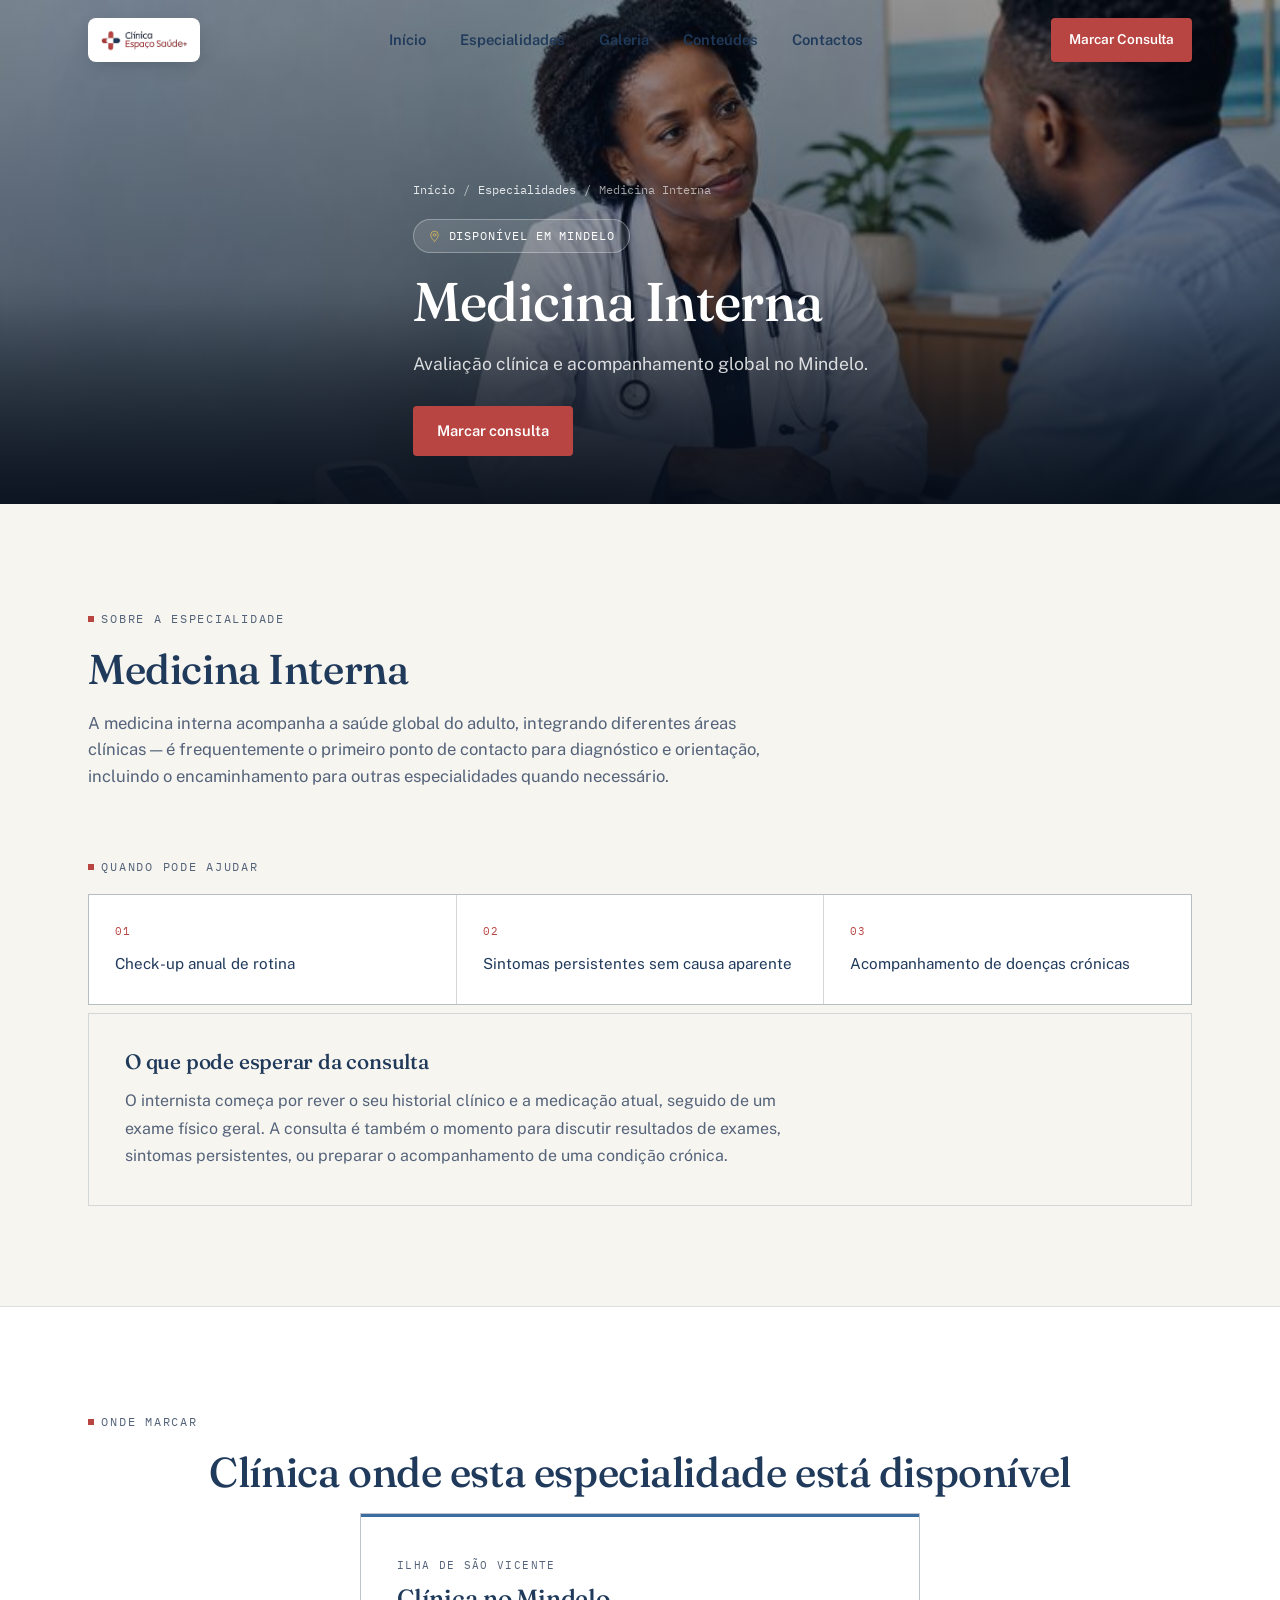
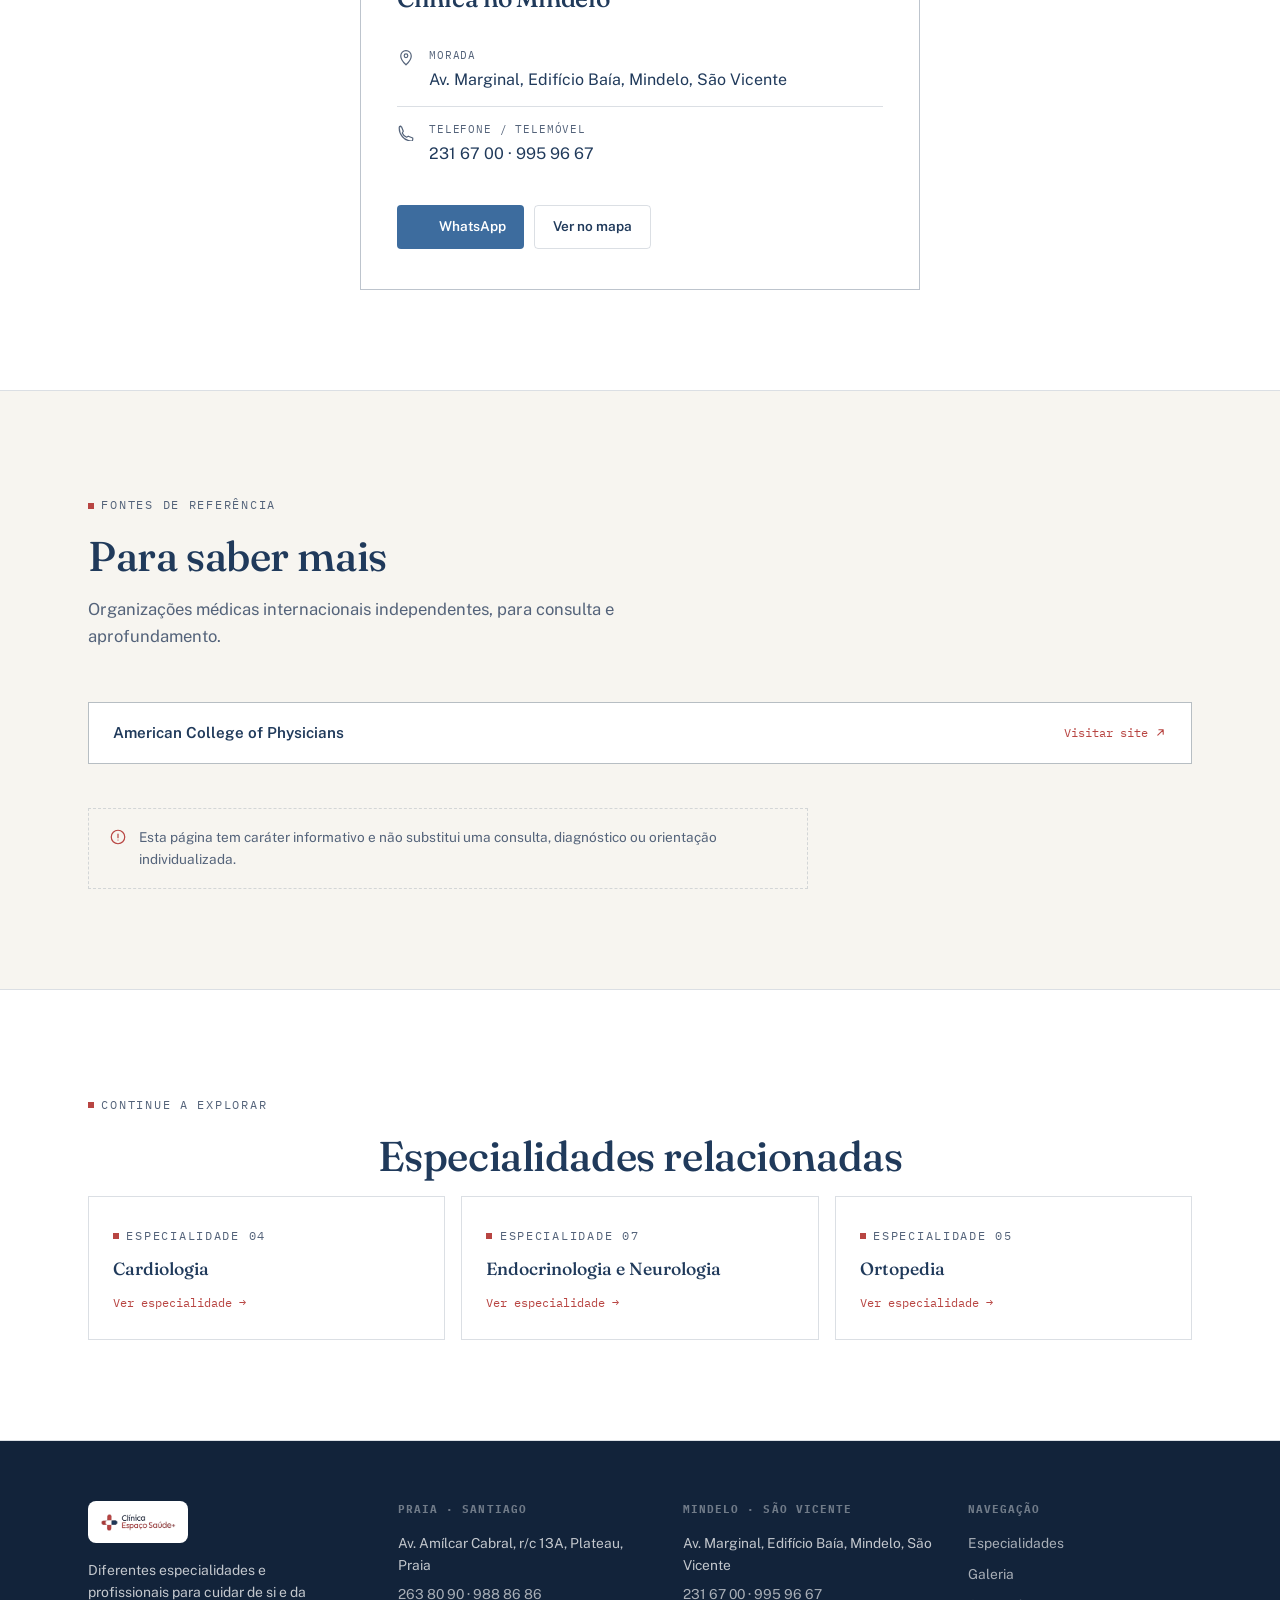
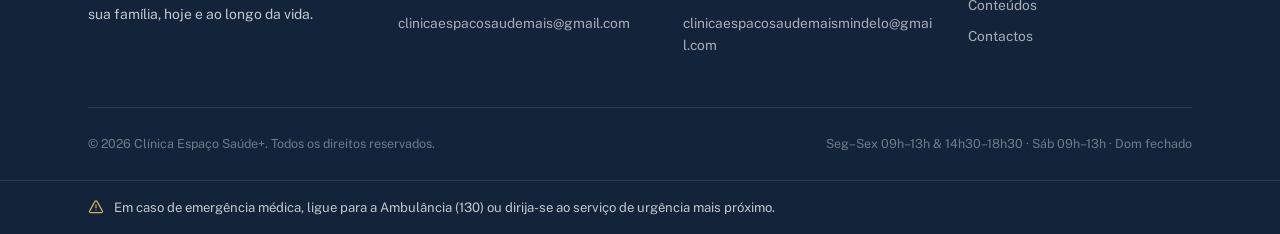
<file: especialidades/medicina-interna/index.html>
<!DOCTYPE html>
<html lang="pt">
<head>
<meta charset="UTF-8">
<meta name="viewport" content="width=device-width, initial-scale=1.0">
<title>Medicina Interna · Clínica Espaço Saúde+</title>
<meta name="description" content="A medicina interna acompanha a saúde global do adulto, integrando diferentes áreas clínicas — é frequentemente o primeiro ponto de contacto para diagn">

<!-- Open Graph / partilha em redes sociais e WhatsApp -->
<meta property="og:type" content="website">
<meta property="og:site_name" content="Clínica Espaço Saúde+">
<meta property="og:title" content="Medicina Interna · Clínica Espaço Saúde+">
<meta property="og:description" content="A medicina interna acompanha a saúde global do adulto, integrando diferentes áreas clínicas — é frequentemente o primeiro ponto de contacto para diagn">
<meta property="og:image" content="https://clinicaesm.github.io/espacosaudemais/assets/specialties/medicina-interna-consulta-cabo-verde.jpg">
<meta property="og:url" content="https://clinicaesm.github.io/espacosaudemais/especialidades/medicina-interna/">
<meta property="og:locale" content="pt_PT">
<meta name="twitter:card" content="summary_large_image">
<meta name="twitter:title" content="Medicina Interna · Clínica Espaço Saúde+">
<meta name="twitter:description" content="A medicina interna acompanha a saúde global do adulto, integrando diferentes áreas clínicas — é frequentemente o primeiro ponto de contacto para diagn">
<meta name="twitter:image" content="https://clinicaesm.github.io/espacosaudemais/assets/specialties/medicina-interna-consulta-cabo-verde.jpg">
<link rel="preconnect" href="https://fonts.googleapis.com">
<link rel="preconnect" href="https://fonts.gstatic.com" crossorigin>
<link href="https://fonts.googleapis.com/css2?family=Fraunces:ital,opsz,wght@0,9..144,440;0,9..144,500;0,9..144,600;1,9..144,500&family=Public+Sans:wght@400;500;600;700&family=IBM+Plex+Mono:wght@400;500&display=swap" rel="stylesheet">
<link rel="stylesheet" href="../../assets/site.css?v=1787658934">
</head>
<body>

<div class="preloader">
  <svg viewBox="0 0 40 40"><circle cx="10" cy="20" r="6" fill="#B84542"/><circle cx="30" cy="20" r="6" fill="none" stroke="#fff" stroke-width="2"/><path d="M16,20 C20,12 20,28 24,20" fill="none" stroke="#fff" stroke-width="1.4" stroke-dasharray="3 3"/></svg>
</div>
<div class="scroll-progress"></div>

<header class="site-header">
  <div class="container header-inner">
    <a href="../../index.html" class="brand"><span class="brand-chip"><img src="../../assets/brand/logo.png" alt="Clínica Espaço Saúde+"></span></a>
    <nav class="main-nav">
      <a href="../../index.html">Início</a>
      <a href="../../index.html#especialidades">Especialidades</a>
      <a href="../../index.html#galeria">Galeria</a>
      <a href="../../index.html#conteudos">Conteúdos</a>
      <a href="../../index.html#contactos">Contactos</a>
    </nav>
    <a href="https://wa.me/2389959667?text=Ol%C3%A1%21%20Gostaria%20de%20marcar%20uma%20consulta%20na%20Cl%C3%ADnica%20Espa%C3%A7o%20Sa%C3%BAde%2B%20%28Mindelo%29." target="_blank" rel="noopener noreferrer" class="btn btn-primary btn-sm header-cta">Marcar Consulta</a>
    <button class="menu-toggle" aria-label="Abrir menu" aria-expanded="false"><span></span><span></span><span></span></button>
  </div>
  <div class="mobile-nav">
    <a href="../../index.html">Início</a>
    <a href="../../index.html#especialidades">Especialidades</a>
    <a href="../../index.html#galeria">Galeria</a>
    <a href="../../index.html#conteudos">Conteúdos</a>
    <a href="../../index.html#contactos">Contactos</a>
    <a href="https://wa.me/2389959667?text=Ol%C3%A1%21%20Gostaria%20de%20marcar%20uma%20consulta%20na%20Cl%C3%ADnica%20Espa%C3%A7o%20Sa%C3%BAde%2B%20%28Mindelo%29." target="_blank" rel="noopener noreferrer" class="btn btn-primary">Marcar Consulta</a>
  </div>
</header>

<main>
  <section class="spec-page-hero">
    <img src="../../assets/specialties/medicina-interna-consulta-cabo-verde.jpg" alt="Consulta de medicina interna entre médica e paciente adulto" loading="eager">
    <div class="hero-overlay" aria-hidden="true"></div>
    <div class="container">
      <div class="spec-page-hero-inner">
        <div class="breadcrumb"><a href="../../index.html">Início</a><span>/</span><a href="../../index.html#especialidades">Especialidades</a><span>/</span><span>Medicina Interna</span></div>
        <div class="availability-badge"><svg viewBox="0 0 24 24" fill="none" stroke-width="1.6" stroke-linecap="round" stroke-linejoin="round"><path d="M12 21s7-6.4 7-11.8A7 7 0 1 0 5 9.2C5 14.6 12 21 12 21z"/><circle cx="12" cy="9" r="2.4"/></svg>Disponível em Mindelo</div>
        <h1>Medicina Interna</h1>
        <p class="hero-sub">Avaliação clínica e acompanhamento global no Mindelo.</p>
        <a href="https://wa.me/2389959667?text=Ol%C3%A1%21%20Gostaria%20de%20marcar%20uma%20consulta%20na%20Cl%C3%ADnica%20Espa%C3%A7o%20Sa%C3%BAde%2B%20%28Mindelo%29." target="_blank" rel="noopener noreferrer" class="btn btn-primary">Marcar consulta</a>
      </div>
    </div>
  </section>

  <section class="section">
    <div class="container">
      <p class="eyebrow reveal">Sobre a especialidade</p>
      <h2 class="reveal" style="max-width:640px;">Medicina Interna</h2>
      <p class="section-sub reveal" style="max-width:680px;">A medicina interna acompanha a saúde global do adulto, integrando diferentes áreas clínicas — é frequentemente o primeiro ponto de contacto para diagnóstico e orientação, incluindo o encaminhamento para outras especialidades quando necessário.</p>

      <p class="eyebrow reveal" style="margin-top:16px;">Quando pode ajudar</p>
      <div class="situation-grid"><div class="situation-card reveal"><span class="num">01</span><p>Check-up anual de rotina</p></div><div class="situation-card reveal"><span class="num">02</span><p>Sintomas persistentes sem causa aparente</p></div><div class="situation-card reveal"><span class="num">03</span><p>Acompanhamento de doenças crónicas</p></div></div>

      <div class="expect-block reveal">
        <h3>O que pode esperar da consulta</h3>
        <p>O internista começa por rever o seu historial clínico e a medicação atual, seguido de um exame físico geral. A consulta é também o momento para discutir resultados de exames, sintomas persistentes, ou preparar o acompanhamento de uma condição crónica.</p>
      </div>
    </div>
  </section>

  <section class="section section--alt">
    <div class="container">
      <p class="eyebrow reveal center">Onde marcar</p>
      <h2 class="reveal center">Clínica onde esta especialidade está disponível</h2>
      <div class="location-panels location-panels--single"><div class="location-panel" style="border-top-color:var(--azul-medio)">
          <p class="loc-eyebrow">Ilha de São Vicente</p>
          <h3>Clínica no Mindelo</h3>
          <div class="loc-row">
            <svg viewBox="0 0 24 24" fill="none" stroke-width="1.6" stroke-linecap="round" stroke-linejoin="round"><path d="M12 21s7-6.4 7-11.8A7 7 0 1 0 5 9.2C5 14.6 12 21 12 21z"/><circle cx="12" cy="9" r="2.4"/></svg>
            <div><div class="label">Morada</div><div class="val">Av. Marginal, Edifício Baía, Mindelo, São Vicente</div></div>
          </div>
          <div class="loc-row">
            <svg viewBox="0 0 24 24" fill="none" stroke-width="1.6" stroke-linecap="round" stroke-linejoin="round"><path d="M4 5h2l2.4 6-1.4 2.3a11 11 0 0 0 5.7 5.7l2.3-1.4 6 2.4v2a2 2 0 0 1-2.2 2A17 17 0 0 1 3 6.2 2 2 0 0 1 5 4z"/></svg>
            <div><div class="label">Telefone / Telemóvel</div><div class="val"><a href="tel:+2382316700">231 67 00</a> · <a href="tel:+2389959667">995 96 67</a></div></div>
          </div>
          <div class="loc-actions">
            <a href="https://wa.me/2389959667?text=Ol%C3%A1%21%20Gostaria%20de%20marcar%20uma%20consulta%20na%20Cl%C3%ADnica%20Espa%C3%A7o%20Sa%C3%BAde%2B%20%28Mindelo%29." target="_blank" rel="noopener noreferrer" class="btn btn-primary btn-sm" style="background:var(--azul-medio)"><svg viewBox="0 0 24 24" fill="none" stroke-width="2" stroke-linecap="round" stroke-linejoin="round"><path d="M12 3a9 9 0 0 0-7.8 13.5L3 21l4.6-1.2A9 9 0 1 0 12 3z"/><path d="M8.3 9.3c.3 2.4 2.4 5 4.8 5.8.6.2 1.2 0 1.5-.5l.4-.7c.2-.3.6-.4.9-.2l1.9.9c.3.1.5.5.4.8-.4 1.5-1.7 2.4-3.2 2.2-3.7-.4-7-3.8-7.4-7.4-.2-1.5.7-2.8 2.2-3.2.3-.1.7.1.8.4l.9 1.9c.1.3 0 .7-.2.9l-.7.4c-.5.3-.7.9-.5 1.5z"/></svg>WhatsApp</a>
            <a href="https://www.google.com/maps/search/?api=1&query=Av.%20Marginal%2C%20Edif%C3%ADcio%20Ba%C3%ADa%2C%20Mindelo%2C%20S%C3%A3o%20Vicente%2C%20Cabo%20Verde" target="_blank" rel="noopener noreferrer" class="btn btn-ghost btn-sm">Ver no mapa</a>
          </div>
        </div></div>
    </div>
  </section>

  <section class="section">
    <div class="container">
      <p class="eyebrow reveal">Fontes de referência</p>
      <h2 class="reveal" style="max-width:640px;">Para saber mais</h2>
      <p class="section-sub reveal">Organizações médicas internacionais independentes, para consulta e aprofundamento.</p>
      <div class="reference-list"><div class="reference-item"><span>American College of Physicians</span><a href="https://www.acponline.org/" target="_blank" rel="noopener noreferrer">Visitar site <svg viewBox="0 0 24 24" fill="none" stroke-width="2" stroke-linecap="round" stroke-linejoin="round"><path d="M7 17 17 7M9 7h8v8"/></svg></a></div></div>

      <div class="disclaimer-note reveal">
        <svg viewBox="0 0 24 24" fill="none" stroke-width="1.6" stroke-linecap="round" stroke-linejoin="round"><circle cx="12" cy="12" r="9"/><path d="M12 8v5M12 16h.01"/></svg>
        <p>Esta página tem caráter informativo e não substitui uma consulta, diagnóstico ou orientação individualizada.</p>
      </div>
    </div>
  </section>

  <section class="section section--alt">
    <div class="container">
      <p class="eyebrow reveal center">Continue a explorar</p>
      <h2 class="reveal center">Especialidades relacionadas</h2>
      <div class="related-grid"><a class="related-card" href="../../especialidades/cardiologia/index.html"><p class="eyebrow">Especialidade 04</p><h4>Cardiologia</h4><span class="arrow">Ver especialidade →</span></a><a class="related-card" href="../../especialidades/endocrinologia-neurologia/index.html"><p class="eyebrow">Especialidade 07</p><h4>Endocrinologia e Neurologia</h4><span class="arrow">Ver especialidade →</span></a><a class="related-card" href="../../especialidades/ortopedia/index.html"><p class="eyebrow">Especialidade 05</p><h4>Ortopedia</h4><span class="arrow">Ver especialidade →</span></a></div>
    </div>
  </section>
</main>

<footer class="site-footer">
  <div class="container">
    <div class="footer-grid">
      <div>
        <span class="footer-brand-chip"><img src="../../assets/brand/logo.png" alt="Clínica Espaço Saúde+"></span>
        <p>Diferentes especialidades e profissionais para cuidar de si e da sua família, hoje e ao longo da vida.</p>
      </div>
      <div class="footer-col">
        <h5>Praia · Santiago</h5>
        <div>Av. Amílcar Cabral, r/c 13A, Plateau, Praia</div>
        <div><a href="tel:+2382638090" style="display:inline;margin:0;">263 80 90</a> · <a href="tel:+2389888686" style="display:inline;margin:0;">988 86 86</a></div>
        <div><a href="mailto:clinicaespacosaudemais@gmail.com" style="display:inline;margin:0;">clinicaespacosaudemais@gmail.com</a></div>
      </div>
      <div class="footer-col">
        <h5>Mindelo · São Vicente</h5>
        <div>Av. Marginal, Edifício Baía, Mindelo, São Vicente</div>
        <div><a href="tel:+2382316700" style="display:inline;margin:0;">231 67 00</a> · <a href="tel:+2389959667" style="display:inline;margin:0;">995 96 67</a></div>
        <div><a href="mailto:clinicaespacosaudemaismindelo@gmail.com" style="display:inline;margin:0;">clinicaespacosaudemaismindelo@gmail.com</a></div>
      </div>
      <div class="footer-col">
        <h5>Navegação</h5>
        <a href="../../index.html#especialidades">Especialidades</a>
        <a href="../../index.html#galeria">Galeria</a>
        <a href="../../index.html#conteudos">Conteúdos</a>
        <a href="../../index.html#contactos">Contactos</a>
      </div>
    </div>
    <div class="footer-bottom">
      <span>© <span class="year"></span> Clínica Espaço Saúde+. Todos os direitos reservados.</span>
      <span>Seg–Sex 09h–13h &amp; 14h30–18h30 · Sáb 09h–13h · Dom fechado</span>
    </div>
  </div>
</footer>

<div class="emergency-note">
  <div class="container">
    <svg viewBox="0 0 24 24" fill="none" stroke-width="1.8" stroke-linecap="round" stroke-linejoin="round"><path d="M12 9v4M12 16.5h.01M10.3 3.9 2.5 17.8A1.8 1.8 0 0 0 4 20.5h16a1.8 1.8 0 0 0 1.5-2.7L13.7 3.9a1.8 1.8 0 0 0-3.4 0Z"/></svg>
    <span>Em caso de emergência médica, ligue para a Ambulância (130) ou dirija-se ao serviço de urgência mais próximo.</span>
  </div>
</div>

<button class="back-to-top" aria-label="Voltar ao topo"><svg viewBox="0 0 24 24" fill="none" stroke-width="2" stroke-linecap="round" stroke-linejoin="round"><path d="M12 19V5M5 12l7-7 7 7"/></svg></button>

<script src="../../assets/page.js?v=1787658934"></script>
</body>
</html>
</file>
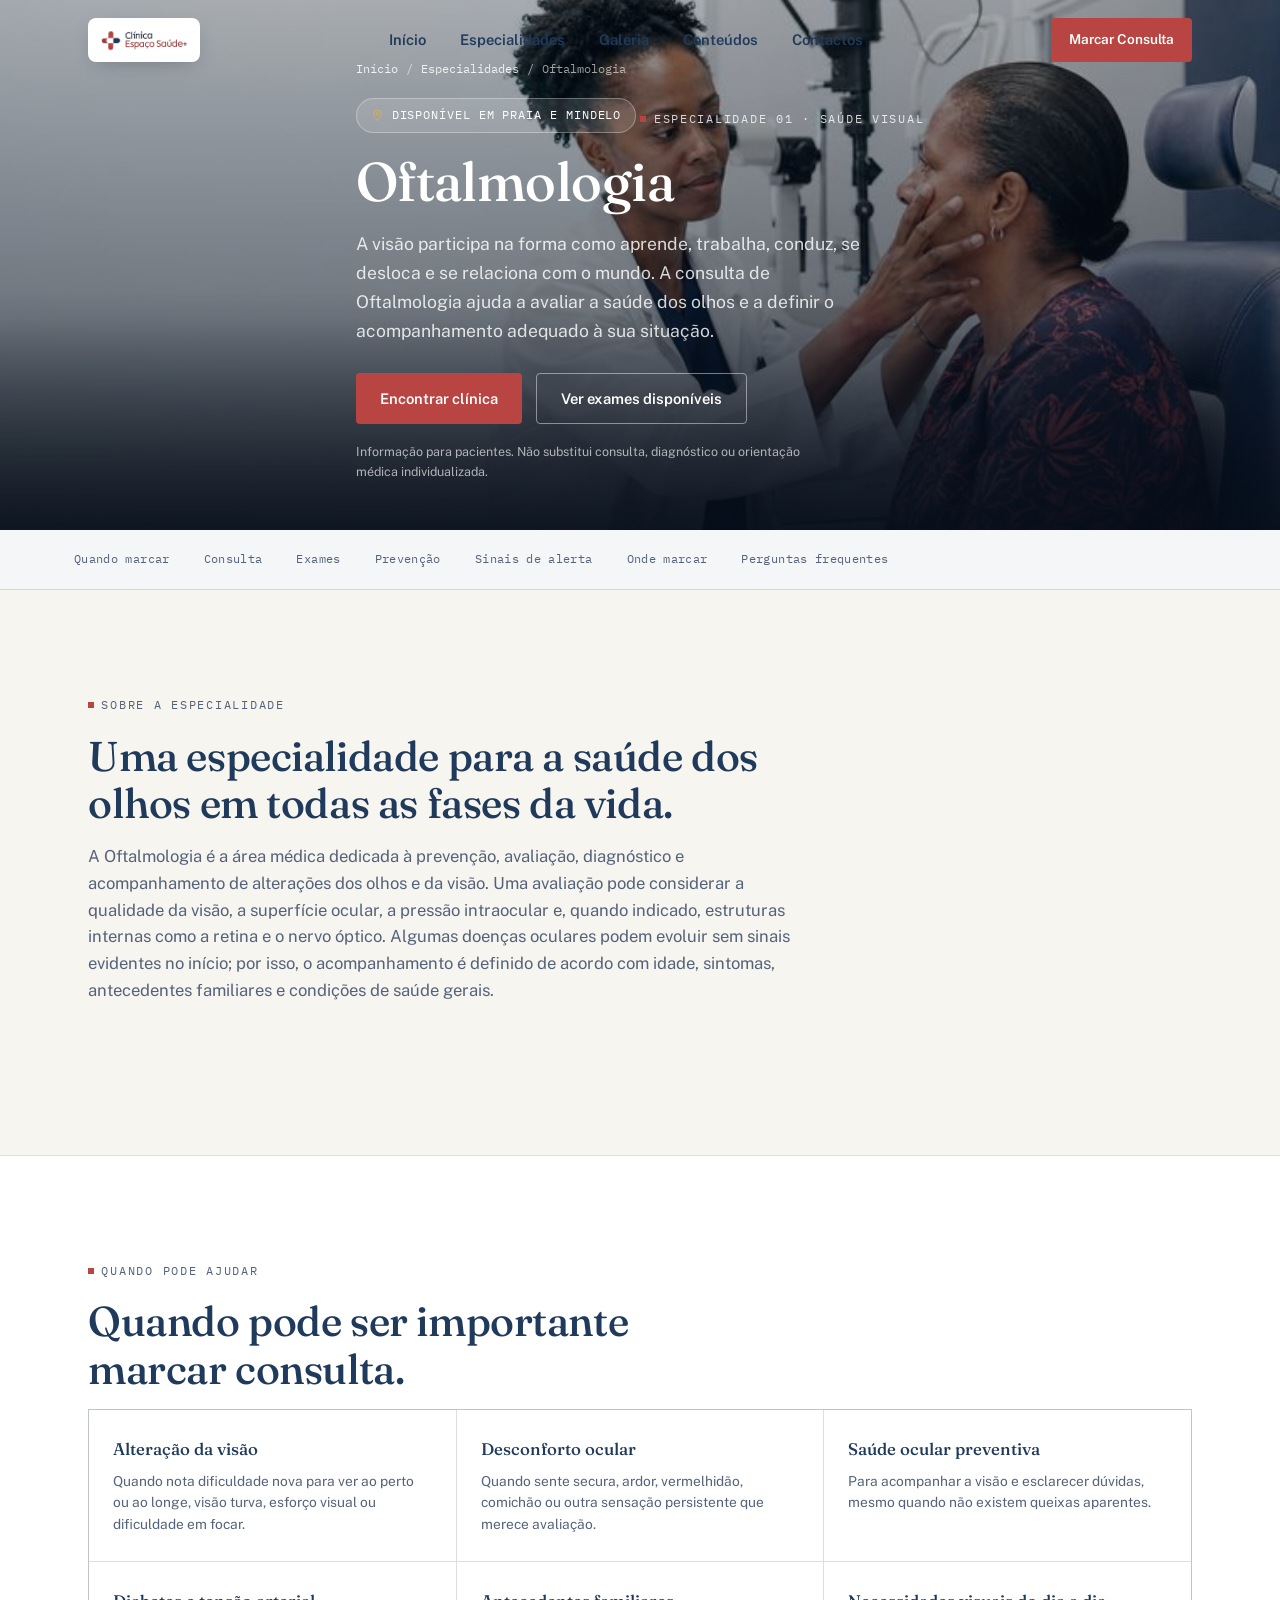
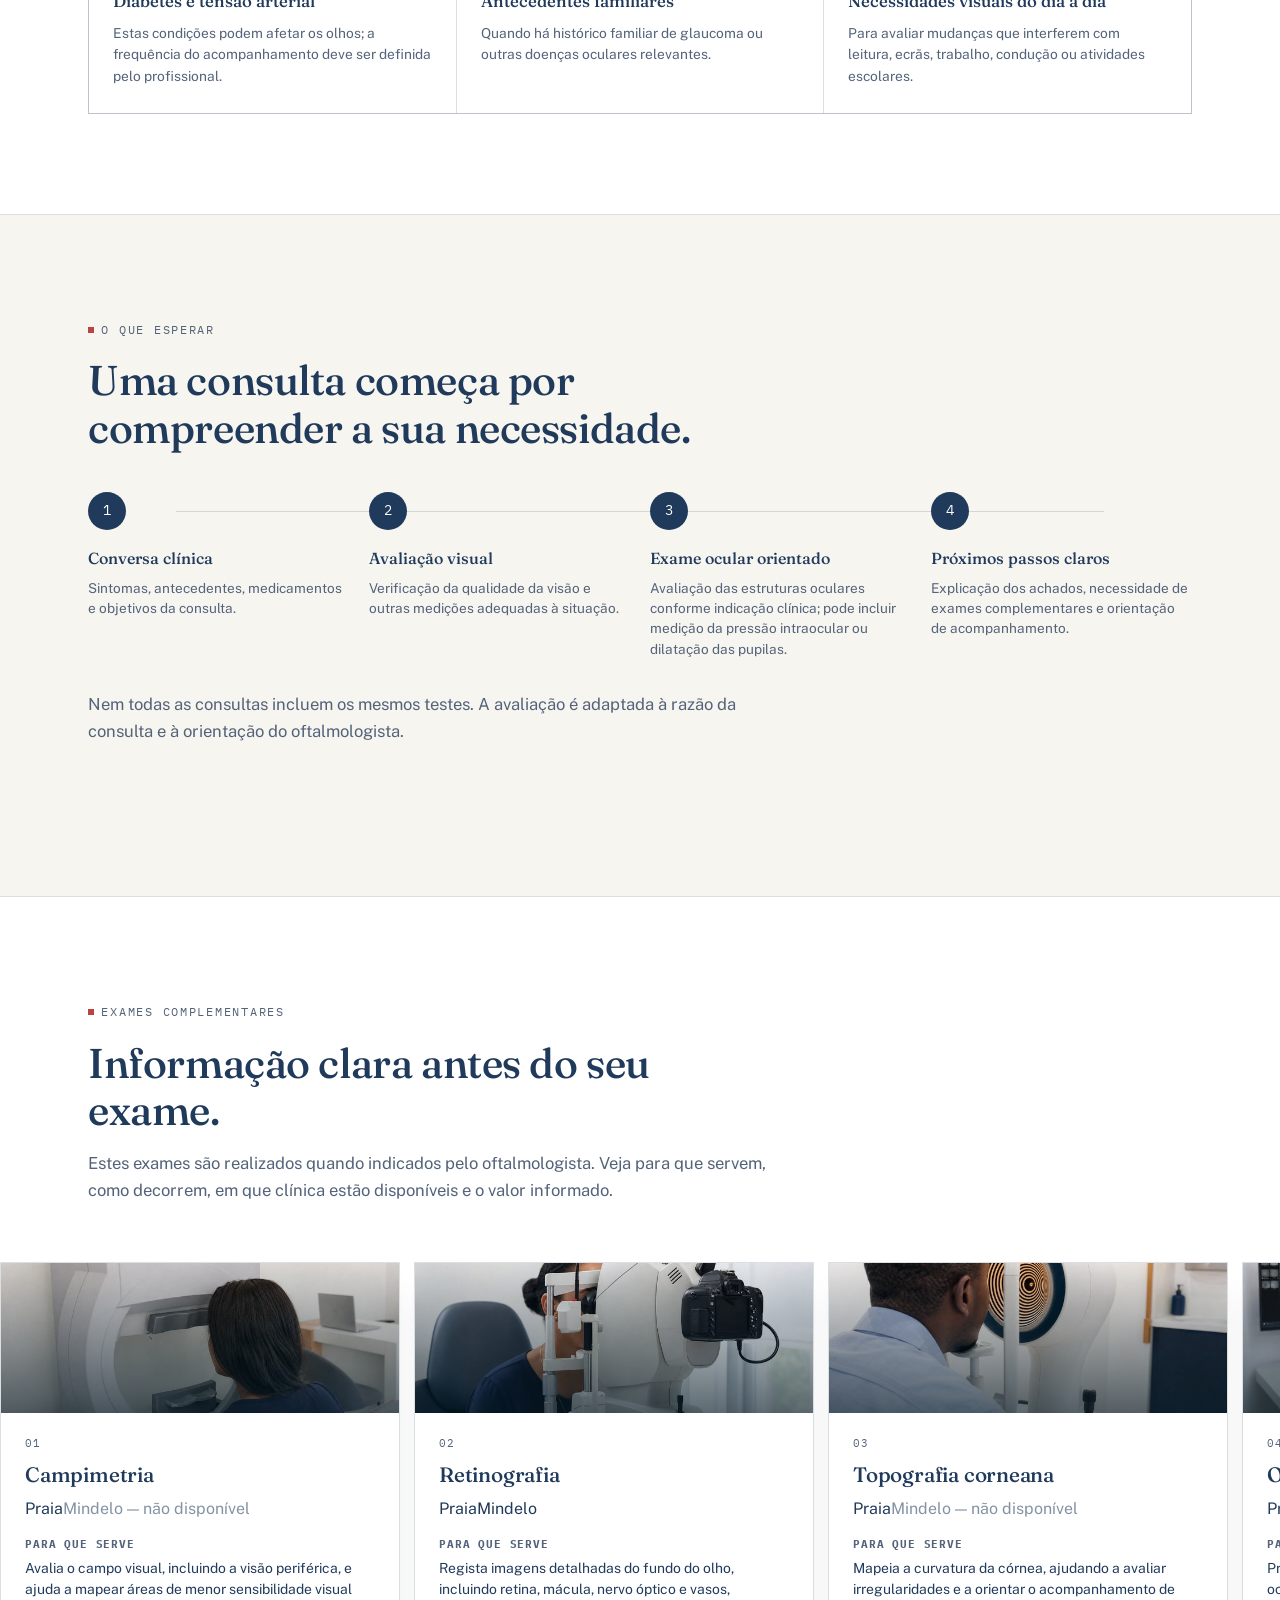
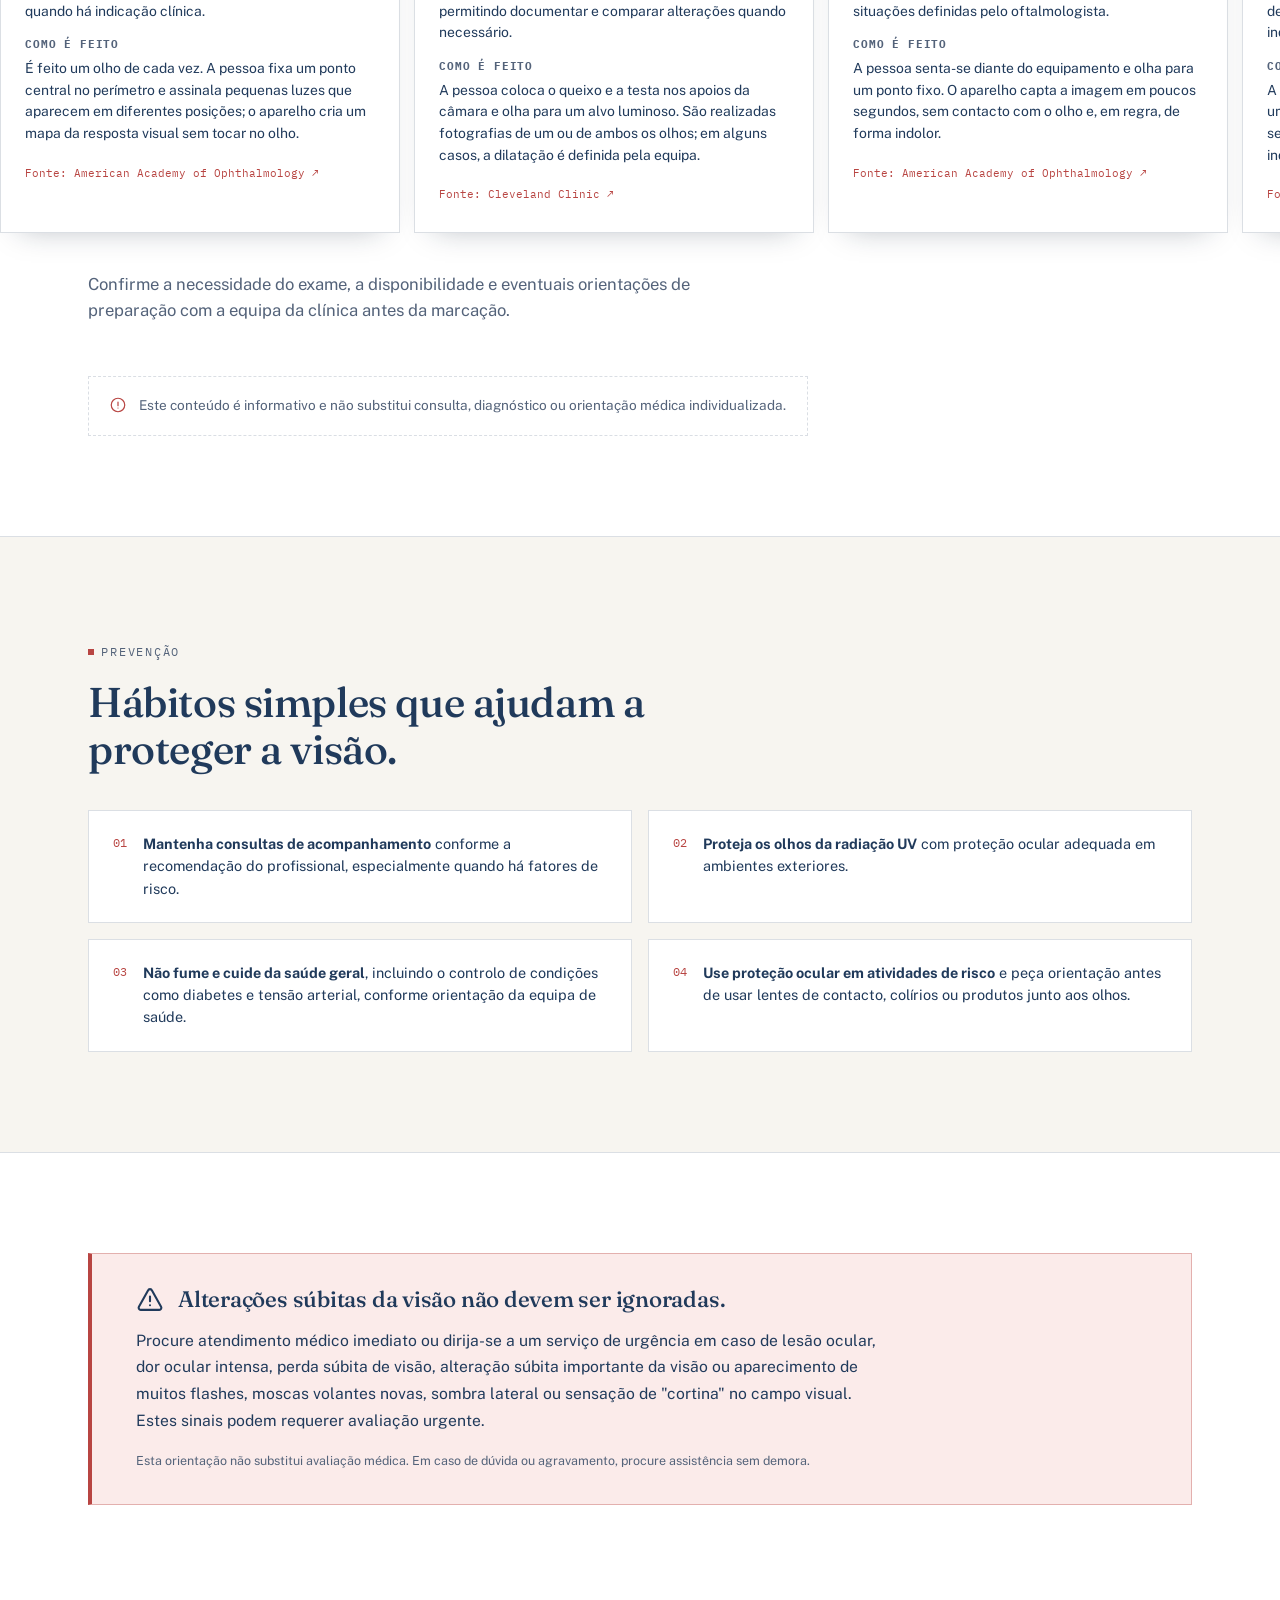
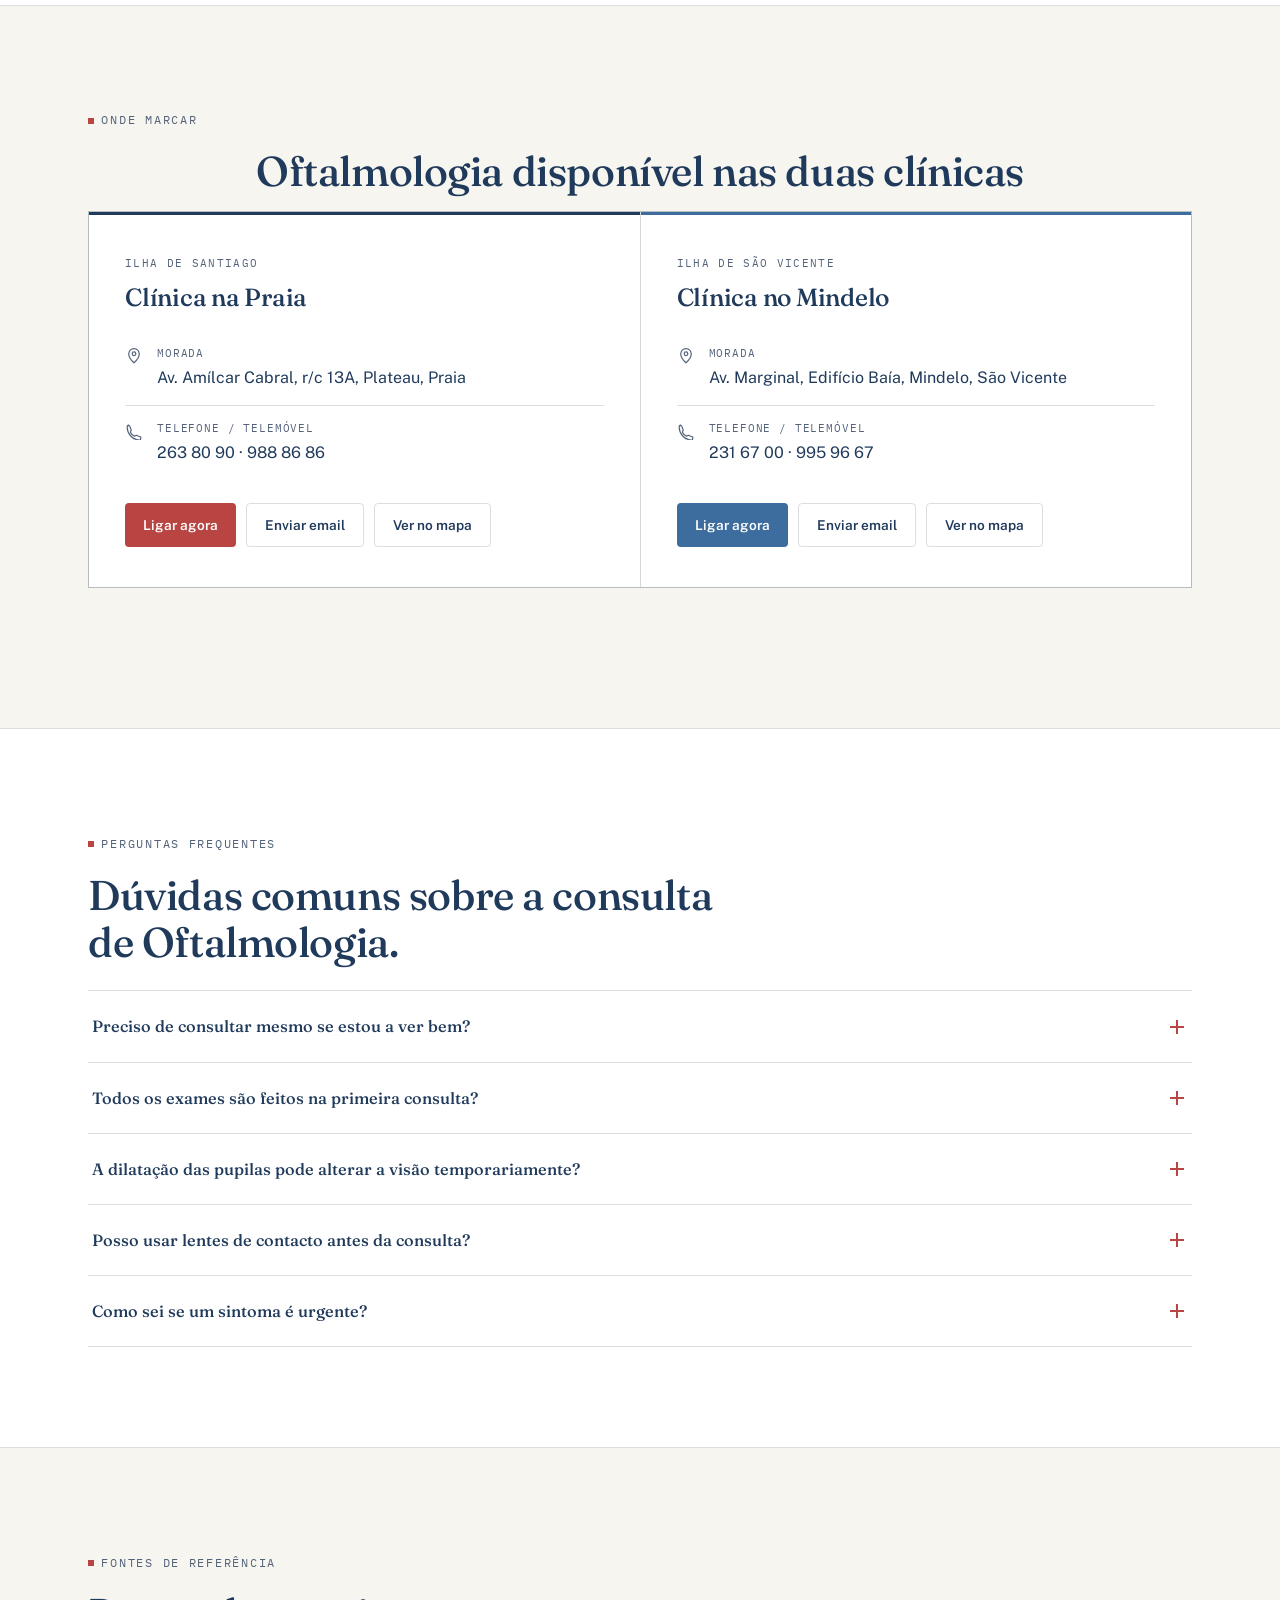
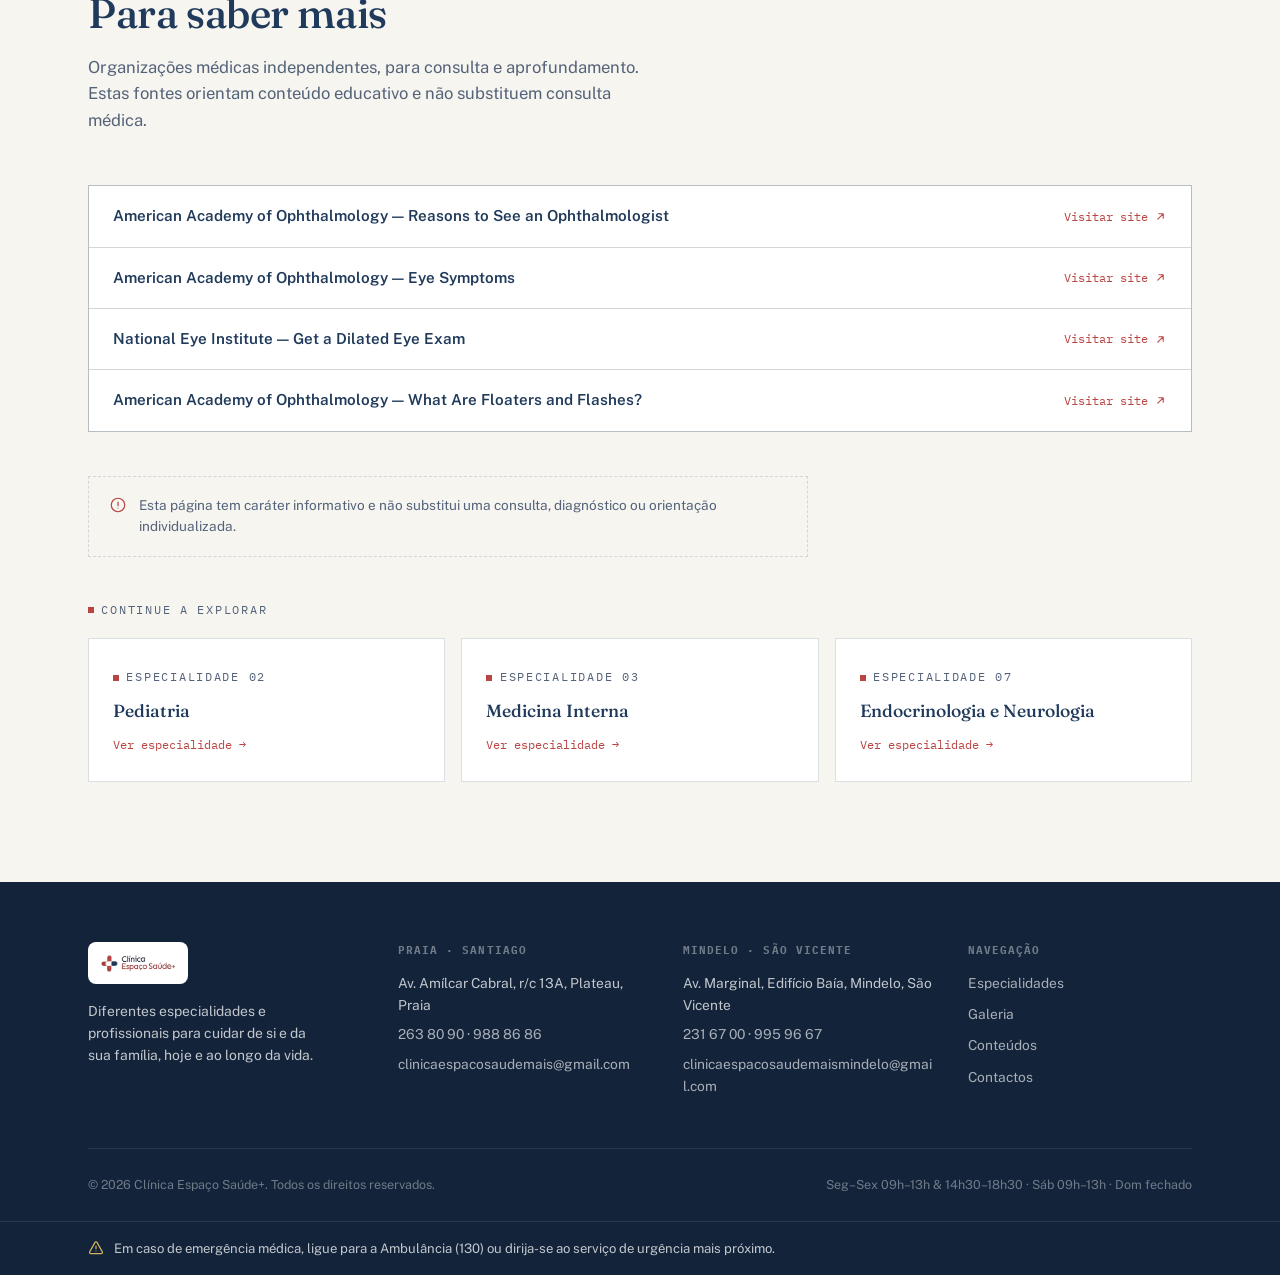
<file: especialidades/oftalmologia/index.html>
<!DOCTYPE html>
<html lang="pt">
<head>
<meta charset="UTF-8">
<meta name="viewport" content="width=device-width, initial-scale=1.0">
<title>Oftalmologia · Clínica Espaço Saúde+</title>
<meta name="description" content="Oftalmologia na Clínica Espaço Saúde+, disponível na Praia e no Mindelo. Quando marcar consulta, o que esperar, exames complementares e sinais de alerta.">

<!-- Open Graph / partilha em redes sociais e WhatsApp -->
<meta property="og:type" content="website">
<meta property="og:site_name" content="Clínica Espaço Saúde+">
<meta property="og:title" content="Oftalmologia · Clínica Espaço Saúde+">
<meta property="og:description" content="Oftalmologia na Clínica Espaço Saúde+, disponível na Praia e no Mindelo. Quando marcar consulta, o que esperar, exames complementares e sinais de alerta.">
<meta property="og:image" content="https://clinicaesm.github.io/espacosaudemais/assets/specialties/oftalmologia-consulta-cabo-verde.jpg">
<meta property="og:url" content="https://clinicaesm.github.io/espacosaudemais/especialidades/oftalmologia/">
<meta property="og:locale" content="pt_PT">
<meta name="twitter:card" content="summary_large_image">
<meta name="twitter:title" content="Oftalmologia · Clínica Espaço Saúde+">
<meta name="twitter:description" content="Oftalmologia na Clínica Espaço Saúde+, disponível na Praia e no Mindelo. Quando marcar consulta, o que esperar, exames complementares e sinais de alerta.">
<meta name="twitter:image" content="https://clinicaesm.github.io/espacosaudemais/assets/specialties/oftalmologia-consulta-cabo-verde.jpg">
<link rel="preconnect" href="https://fonts.googleapis.com">
<link rel="preconnect" href="https://fonts.gstatic.com" crossorigin>
<link href="https://fonts.googleapis.com/css2?family=Fraunces:ital,opsz,wght@0,9..144,440;0,9..144,500;0,9..144,600;1,9..144,500&family=Public+Sans:wght@400;500;600;700&family=IBM+Plex+Mono:wght@400;500&display=swap" rel="stylesheet">
<link rel="stylesheet" href="../../assets/site.css?v=1787658934">
</head>
<body>

<div class="preloader">
  <svg viewBox="0 0 40 40"><circle cx="10" cy="20" r="6" fill="#B84542"/><circle cx="30" cy="20" r="6" fill="none" stroke="#fff" stroke-width="2"/><path d="M16,20 C20,12 20,28 24,20" fill="none" stroke="#fff" stroke-width="1.4" stroke-dasharray="3 3"/></svg>
</div>
<div class="scroll-progress"></div>

<header class="site-header">
  <div class="container header-inner">
    <a href="../../index.html" class="brand"><span class="brand-chip"><img src="../../assets/brand/logo.png" alt="Clínica Espaço Saúde+"></span></a>
    <nav class="main-nav">
      <a href="../../index.html">Início</a>
      <a href="../../index.html#especialidades">Especialidades</a>
      <a href="../../index.html#galeria">Galeria</a>
      <a href="../../index.html#conteudos">Conteúdos</a>
      <a href="../../index.html#contactos">Contactos</a>
    </nav>
    <a href="https://wa.me/2389888686?text=Ol%C3%A1%21%20Gostaria%20de%20marcar%20uma%20consulta%20na%20Cl%C3%ADnica%20Espa%C3%A7o%20Sa%C3%BAde%2B." target="_blank" rel="noopener noreferrer" class="btn btn-primary btn-sm header-cta">Marcar Consulta</a>
    <button class="menu-toggle" aria-label="Abrir menu" aria-expanded="false"><span></span><span></span><span></span></button>
  </div>
  <div class="mobile-nav">
    <a href="../../index.html">Início</a>
    <a href="../../index.html#especialidades">Especialidades</a>
    <a href="../../index.html#galeria">Galeria</a>
    <a href="../../index.html#conteudos">Conteúdos</a>
    <a href="../../index.html#contactos">Contactos</a>
    <a href="https://wa.me/2389888686?text=Ol%C3%A1%21%20Gostaria%20de%20marcar%20uma%20consulta%20na%20Cl%C3%ADnica%20Espa%C3%A7o%20Sa%C3%BAde%2B." target="_blank" rel="noopener noreferrer" class="btn btn-primary">Marcar Consulta</a>
  </div>
</header>

<main>
  <section class="spec-page-hero">
    <img src="../../assets/specialties/oftalmologia-consulta-cabo-verde.jpg" alt="Consulta de oftalmologia entre profissional de saúde e paciente" loading="eager">
    <div class="hero-overlay" aria-hidden="true"></div>
    <div class="container">
      <div class="spec-page-hero-inner">
        <div class="breadcrumb"><a href="../../index.html">Início</a><span>/</span><a href="../../index.html#especialidades">Especialidades</a><span>/</span><span>Oftalmologia</span></div>
        <div class="availability-badge"><svg viewBox="0 0 24 24" fill="none" stroke-width="1.6" stroke-linecap="round" stroke-linejoin="round"><path d="M12 21s7-6.4 7-11.8A7 7 0 1 0 5 9.2C5 14.6 12 21 12 21z"/><circle cx="12" cy="9" r="2.4"/></svg>Disponível em Praia e Mindelo</div>
        <p class="eyebrow" style="color:rgba(255,255,255,.8);margin-bottom:6px;">Especialidade 01 · Saúde visual</p>
        <h1>Oftalmologia</h1>
        <p class="hero-sub">A visão participa na forma como aprende, trabalha, conduz, se desloca e se relaciona com o mundo. A consulta de Oftalmologia ajuda a avaliar a saúde dos olhos e a definir o acompanhamento adequado à sua situação.</p>
        <div style="display:flex;gap:14px;flex-wrap:wrap;margin-bottom:18px;">
          <a href="#onde-marcar" class="btn btn-primary">Encontrar clínica</a>
          <a href="#exames" class="btn btn-outline-light">Ver exames disponíveis</a>
        </div>
        <p style="font-size:.78rem;color:rgba(255,255,255,.65);max-width:480px;">Informação para pacientes. Não substitui consulta, diagnóstico ou orientação médica individualizada.</p>
      </div>
    </div>
  </section>

  <nav class="local-nav" aria-label="Navegação local da página">
    <div class="container local-nav-inner">
      <a href="#quando-marcar">Quando marcar</a>
      <a href="#consulta">Consulta</a>
      <a href="#exames">Exames</a>
      <a href="#prevencao">Prevenção</a>
      <a href="#sinais-alerta">Sinais de alerta</a>
      <a href="#onde-marcar">Onde marcar</a>
      <a href="#faq">Perguntas frequentes</a>
    </div>
  </nav>

  <section class="section">
    <div class="container">
      <p class="eyebrow reveal">Sobre a especialidade</p>
      <h2 class="reveal" style="max-width:680px;">Uma especialidade para a saúde dos olhos em todas as fases da vida.</h2>
      <p class="section-sub reveal" style="max-width:720px;">A Oftalmologia é a área médica dedicada à prevenção, avaliação, diagnóstico e acompanhamento de alterações dos olhos e da visão. Uma avaliação pode considerar a qualidade da visão, a superfície ocular, a pressão intraocular e, quando indicado, estruturas internas como a retina e o nervo óptico. Algumas doenças oculares podem evoluir sem sinais evidentes no início; por isso, o acompanhamento é definido de acordo com idade, sintomas, antecedentes familiares e condições de saúde gerais.</p>
    </div>
  </section>

  <section class="section section--alt" id="quando-marcar">
    <div class="container">
      <p class="eyebrow reveal">Quando pode ajudar</p>
      <h2 class="reveal" style="max-width:680px;">Quando pode ser importante marcar consulta.</h2>
    </div>
    <div class="container">
      <div class="reason-grid">
        <div class="reason-card reveal"><h4>Alteração da visão</h4><p>Quando nota dificuldade nova para ver ao perto ou ao longe, visão turva, esforço visual ou dificuldade em focar.</p></div>
        <div class="reason-card reveal"><h4>Desconforto ocular</h4><p>Quando sente secura, ardor, vermelhidão, comichão ou outra sensação persistente que merece avaliação.</p></div>
        <div class="reason-card reveal"><h4>Saúde ocular preventiva</h4><p>Para acompanhar a visão e esclarecer dúvidas, mesmo quando não existem queixas aparentes.</p></div>
        <div class="reason-card reveal"><h4>Diabetes e tensão arterial</h4><p>Estas condições podem afetar os olhos; a frequência do acompanhamento deve ser definida pelo profissional.</p></div>
        <div class="reason-card reveal"><h4>Antecedentes familiares</h4><p>Quando há histórico familiar de glaucoma ou outras doenças oculares relevantes.</p></div>
        <div class="reason-card reveal"><h4>Necessidades visuais do dia a dia</h4><p>Para avaliar mudanças que interferem com leitura, ecrãs, trabalho, condução ou atividades escolares.</p></div>
      </div>
    </div>
  </section>

  <section class="section" id="consulta">
    <div class="container">
      <p class="eyebrow reveal">O que esperar</p>
      <h2 class="reveal" style="max-width:680px;">Uma consulta começa por compreender a sua necessidade.</h2>
      <div class="process-steps" style="margin-top:40px;">
        <div class="process-step reveal">
          <span class="step-num">1</span>
          <h4>Conversa clínica</h4>
          <p>Sintomas, antecedentes, medicamentos e objetivos da consulta.</p>
        </div>
        <div class="process-step reveal">
          <span class="step-num">2</span>
          <h4>Avaliação visual</h4>
          <p>Verificação da qualidade da visão e outras medições adequadas à situação.</p>
        </div>
        <div class="process-step reveal">
          <span class="step-num">3</span>
          <h4>Exame ocular orientado</h4>
          <p>Avaliação das estruturas oculares conforme indicação clínica; pode incluir medição da pressão intraocular ou dilatação das pupilas.</p>
        </div>
        <div class="process-step reveal">
          <span class="step-num">4</span>
          <h4>Próximos passos claros</h4>
          <p>Explicação dos achados, necessidade de exames complementares e orientação de acompanhamento.</p>
        </div>
      </div>
      <p class="section-sub" style="margin-top:32px;max-width:680px;">Nem todas as consultas incluem os mesmos testes. A avaliação é adaptada à razão da consulta e à orientação do oftalmologista.</p>
    </div>
  </section>

  <section class="section section--alt" id="exames">
    <div class="container">
      <p class="eyebrow reveal">Exames complementares</p>
      <h2 class="reveal" style="max-width:640px;">Informação clara antes do seu exame.</h2>
      <p class="section-sub reveal" style="max-width:680px;">Estes exames são realizados quando indicados pelo oftalmologista. Veja para que servem, como decorrem, em que clínica estão disponíveis e o valor informado.</p>
    </div>
    <div class="specialty-streaming__rail exam-rail" aria-label="Exames complementares de oftalmologia. Deslize horizontalmente para explorar.">

      <article class="exam-card">
        <div class="exam-card__art"><img src="../../assets/exames/exame-campimetria-aparelho.jpg" alt="Aparelho de campimetria para avaliação do campo visual" loading="lazy"></div>
        <div class="exam-card__body">
          <div class="exam-card__meta"><span class="exam-card__num">01</span></div>
          <h3>Campimetria</h3>
          <div class="card-loc-tags" style="margin-bottom:14px;"><span class="loc-tag">Praia</span><span class="loc-tag" style="opacity:.55;">Mindelo — não disponível</span></div>
          <div class="exam-card__block"><h5>Para que serve</h5><p>Avalia o campo visual, incluindo a visão periférica, e ajuda a mapear áreas de menor sensibilidade visual quando há indicação clínica.</p></div>
          <div class="exam-card__block"><h5>Como é feito</h5><p>É feito um olho de cada vez. A pessoa fixa um ponto central no perímetro e assinala pequenas luzes que aparecem em diferentes posições; o aparelho cria um mapa da resposta visual sem tocar no olho.</p></div>
          <a class="exam-card__source" href="https://www.aao.org/eye-health/tips-prevention/visual-field-testing" target="_blank" rel="noopener noreferrer">Fonte: American Academy of Ophthalmology ↗</a>
        </div>
      </article>

      <article class="exam-card">
        <div class="exam-card__art"><img src="../../assets/exames/exame-retinografia-aparelho.jpg" alt="Câmara de retinografia para fotografar o fundo do olho" loading="lazy"></div>
        <div class="exam-card__body">
          <div class="exam-card__meta"><span class="exam-card__num">02</span></div>
          <h3>Retinografia</h3>
          <div class="card-loc-tags" style="margin-bottom:14px;"><span class="loc-tag">Praia</span><span class="loc-tag">Mindelo</span></div>
          <div class="exam-card__block"><h5>Para que serve</h5><p>Regista imagens detalhadas do fundo do olho, incluindo retina, mácula, nervo óptico e vasos, permitindo documentar e comparar alterações quando necessário.</p></div>
          <div class="exam-card__block"><h5>Como é feito</h5><p>A pessoa coloca o queixo e a testa nos apoios da câmara e olha para um alvo luminoso. São realizadas fotografias de um ou de ambos os olhos; em alguns casos, a dilatação é definida pela equipa.</p></div>
          <a class="exam-card__source" href="https://my.clevelandclinic.org/health/diagnostics/fundus-photography" target="_blank" rel="noopener noreferrer">Fonte: Cleveland Clinic ↗</a>
        </div>
      </article>

      <article class="exam-card">
        <div class="exam-card__art"><img src="../../assets/exames/exame-topografia-corneana-aparelho.jpg" alt="Aparelho de topografia corneana para mapear a superfície da córnea" loading="lazy"></div>
        <div class="exam-card__body">
          <div class="exam-card__meta"><span class="exam-card__num">03</span></div>
          <h3>Topografia corneana</h3>
          <div class="card-loc-tags" style="margin-bottom:14px;"><span class="loc-tag">Praia</span><span class="loc-tag" style="opacity:.55;">Mindelo — não disponível</span></div>
          <div class="exam-card__block"><h5>Para que serve</h5><p>Mapeia a curvatura da córnea, ajudando a avaliar irregularidades e a orientar o acompanhamento de situações definidas pelo oftalmologista.</p></div>
          <div class="exam-card__block"><h5>Como é feito</h5><p>A pessoa senta-se diante do equipamento e olha para um ponto fixo. O aparelho capta a imagem em poucos segundos, sem contacto com o olho e, em regra, de forma indolor.</p></div>
          <a class="exam-card__source" href="https://www.aao.org/eye-health/treatments/corneal-topography-4" target="_blank" rel="noopener noreferrer">Fonte: American Academy of Ophthalmology ↗</a>
        </div>
      </article>

      <article class="exam-card">
        <div class="exam-card__art"><img src="../../assets/exames/exame-oct-aparelho.jpg" alt="Aparelho OCT para imagens de corte da retina" loading="lazy"></div>
        <div class="exam-card__body">
          <div class="exam-card__meta"><span class="exam-card__num">04</span></div>
          <h3>OCT</h3>
          <div class="card-loc-tags" style="margin-bottom:14px;"><span class="loc-tag">Praia</span><span class="loc-tag">Mindelo</span></div>
          <div class="exam-card__block"><h5>Para que serve</h5><p>Produz imagens em corte da retina e de camadas oculares, apoiando a avaliação e o acompanhamento de alterações da retina e do nervo óptico conforme indicação clínica.</p></div>
          <div class="exam-card__block"><h5>Como é feito</h5><p>A pessoa repousa o queixo e a testa no aparelho e fixa um alvo. O exame usa ondas de luz para fazer a leitura sem tocar no olho; em certas situações, a equipa pode indicar dilatação das pupilas.</p></div>
          <a class="exam-card__source" href="https://www.aao.org/eye-health/treatments/what-is-optical-coherence-tomography" target="_blank" rel="noopener noreferrer">Fonte: American Academy of Ophthalmology ↗</a>
        </div>
      </article>

    </div>
    <div class="container">
      <p class="section-sub" style="max-width:680px;margin-top:8px;">Confirme a necessidade do exame, a disponibilidade e eventuais orientações de preparação com a equipa da clínica antes da marcação.</p>
      <div class="disclaimer-note reveal" style="margin-top:0;">
        <svg viewBox="0 0 24 24" fill="none" stroke-width="1.6" stroke-linecap="round" stroke-linejoin="round"><circle cx="12" cy="12" r="9"/><path d="M12 8v5M12 16h.01"/></svg>
        <p>Este conteúdo é informativo e não substitui consulta, diagnóstico ou orientação médica individualizada.</p>
      </div>
    </div>
  </section>

  <section class="section" id="prevencao">
    <div class="container">
      <p class="eyebrow reveal">Prevenção</p>
      <h2 class="reveal" style="max-width:680px;">Hábitos simples que ajudam a proteger a visão.</h2>
      <div class="prevention-list" style="margin-top:36px;">
        <div class="prevention-item reveal"><span class="num">01</span><p><strong>Mantenha consultas de acompanhamento</strong> conforme a recomendação do profissional, especialmente quando há fatores de risco.</p></div>
        <div class="prevention-item reveal"><span class="num">02</span><p><strong>Proteja os olhos da radiação UV</strong> com proteção ocular adequada em ambientes exteriores.</p></div>
        <div class="prevention-item reveal"><span class="num">03</span><p><strong>Não fume e cuide da saúde geral</strong>, incluindo o controlo de condições como diabetes e tensão arterial, conforme orientação da equipa de saúde.</p></div>
        <div class="prevention-item reveal"><span class="num">04</span><p><strong>Use proteção ocular em atividades de risco</strong> e peça orientação antes de usar lentes de contacto, colírios ou produtos junto aos olhos.</p></div>
      </div>
    </div>
  </section>

  <section class="section section--alt" id="sinais-alerta">
    <div class="container">
      <div class="alert-block reveal">
        <div class="alert-block-head">
          <svg viewBox="0 0 24 24" fill="none" stroke-width="1.8" stroke-linecap="round" stroke-linejoin="round"><path d="M12 9v4M12 16.5h.01M10.3 3.9 2.5 17.8A1.8 1.8 0 0 0 4 20.5h16a1.8 1.8 0 0 0 1.5-2.7L13.7 3.9a1.8 1.8 0 0 0-3.4 0Z"/></svg>
          <h3>Alterações súbitas da visão não devem ser ignoradas.</h3>
        </div>
        <p>Procure atendimento médico imediato ou dirija-se a um serviço de urgência em caso de lesão ocular, dor ocular intensa, perda súbita de visão, alteração súbita importante da visão ou aparecimento de muitos flashes, moscas volantes novas, sombra lateral ou sensação de "cortina" no campo visual. Estes sinais podem requerer avaliação urgente.</p>
        <p class="fine">Esta orientação não substitui avaliação médica. Em caso de dúvida ou agravamento, procure assistência sem demora.</p>
      </div>
    </div>
  </section>

  <section class="section" id="onde-marcar">
    <div class="container">
      <p class="eyebrow reveal center">Onde marcar</p>
      <h2 class="reveal center">Oftalmologia disponível nas duas clínicas</h2>
      <div class="location-panels">
        <div class="location-panel">
          <p class="loc-eyebrow">Ilha de Santiago</p>
          <h3>Clínica na Praia</h3>
          <div class="loc-row"><svg viewBox="0 0 24 24" fill="none" stroke-width="1.6" stroke-linecap="round" stroke-linejoin="round"><path d="M12 21s7-6.4 7-11.8A7 7 0 1 0 5 9.2C5 14.6 12 21 12 21z"/><circle cx="12" cy="9" r="2.4"/></svg><div><div class="label">Morada</div><div class="val">Av. Amílcar Cabral, r/c 13A, Plateau, Praia</div></div></div>
          <div class="loc-row"><svg viewBox="0 0 24 24" fill="none" stroke-width="1.6" stroke-linecap="round" stroke-linejoin="round"><path d="M4 5h2l2.4 6-1.4 2.3a11 11 0 0 0 5.7 5.7l2.3-1.4 6 2.4v2a2 2 0 0 1-2.2 2A17 17 0 0 1 3 6.2 2 2 0 0 1 5 4z"/></svg><div><div class="label">Telefone / Telemóvel</div><div class="val"><a href="tel:+2382638090">263 80 90</a> · <a href="tel:+2389888686">988 86 86</a></div></div></div>
          <div class="loc-actions">
            <a href="tel:+2389888686" class="btn btn-primary btn-sm">Ligar agora</a>
            <a href="mailto:clinicaespacosaudemais@gmail.com" class="btn btn-ghost btn-sm">Enviar email</a>
            <a href="https://www.google.com/maps/search/?api=1&query=Av.%20Am%C3%ADlcar%20Cabral%2C%20r/c%2013A%2C%20Plateau%2C%20Praia%2C%20Cabo%20Verde" target="_blank" rel="noopener noreferrer" class="btn btn-ghost btn-sm">Ver no mapa</a>
          </div>
        </div>
        <div class="location-panel" style="border-top-color:var(--azul-medio)">
          <p class="loc-eyebrow">Ilha de São Vicente</p>
          <h3>Clínica no Mindelo</h3>
          <div class="loc-row"><svg viewBox="0 0 24 24" fill="none" stroke-width="1.6" stroke-linecap="round" stroke-linejoin="round"><path d="M12 21s7-6.4 7-11.8A7 7 0 1 0 5 9.2C5 14.6 12 21 12 21z"/><circle cx="12" cy="9" r="2.4"/></svg><div><div class="label">Morada</div><div class="val">Av. Marginal, Edifício Baía, Mindelo, São Vicente</div></div></div>
          <div class="loc-row"><svg viewBox="0 0 24 24" fill="none" stroke-width="1.6" stroke-linecap="round" stroke-linejoin="round"><path d="M4 5h2l2.4 6-1.4 2.3a11 11 0 0 0 5.7 5.7l2.3-1.4 6 2.4v2a2 2 0 0 1-2.2 2A17 17 0 0 1 3 6.2 2 2 0 0 1 5 4z"/></svg><div><div class="label">Telefone / Telemóvel</div><div class="val"><a href="tel:+2382316700">231 67 00</a> · <a href="tel:+2389959667">995 96 67</a></div></div></div>
          <div class="loc-actions">
            <a href="tel:+2389959667" class="btn btn-primary btn-sm" style="background:var(--azul-medio)">Ligar agora</a>
            <a href="mailto:clinicaespacosaudemaismindelo@gmail.com" class="btn btn-ghost btn-sm">Enviar email</a>
            <a href="https://www.google.com/maps/search/?api=1&query=Av.%20Marginal%2C%20Edif%C3%ADcio%20Ba%C3%ADa%2C%20Mindelo%2C%20S%C3%A3o%20Vicente%2C%20Cabo%20Verde" target="_blank" rel="noopener noreferrer" class="btn btn-ghost btn-sm">Ver no mapa</a>
          </div>
        </div>
      </div>
    </div>
  </section>

  <section class="section section--alt" id="faq">
    <div class="container">
      <p class="eyebrow reveal">Perguntas frequentes</p>
      <h2 class="reveal" style="max-width:640px;">Dúvidas comuns sobre a consulta de Oftalmologia.</h2>
      <div class="faq-list" style="margin-top:24px;">
        <div class="faq-item">
          <button type="button" class="faq-question" aria-expanded="false" aria-controls="faq-a1">Preciso de consultar mesmo se estou a ver bem?<span class="plus" aria-hidden="true"></span></button>
          <div class="faq-answer" id="faq-a1"><p>A necessidade e a frequência de avaliação dependem da idade, antecedentes familiares, sintomas e condições de saúde. Algumas doenças oculares podem não causar sintomas iniciais; peça orientação à equipa sobre o acompanhamento adequado.</p></div>
        </div>
        <div class="faq-item">
          <button type="button" class="faq-question" aria-expanded="false" aria-controls="faq-a2">Todos os exames são feitos na primeira consulta?<span class="plus" aria-hidden="true"></span></button>
          <div class="faq-answer" id="faq-a2"><p>Não necessariamente. O oftalmologista indica os exames de acordo com a sua necessidade clínica e a disponibilidade da unidade.</p></div>
        </div>
        <div class="faq-item">
          <button type="button" class="faq-question" aria-expanded="false" aria-controls="faq-a3">A dilatação das pupilas pode alterar a visão temporariamente?<span class="plus" aria-hidden="true"></span></button>
          <div class="faq-answer" id="faq-a3"><p>Quando indicada, a dilatação pode causar visão turva e maior sensibilidade à luz durante algumas horas. Confirme antecipadamente com a equipa as orientações adequadas para o seu caso.</p></div>
        </div>
        <div class="faq-item">
          <button type="button" class="faq-question" aria-expanded="false" aria-controls="faq-a4">Posso usar lentes de contacto antes da consulta?<span class="plus" aria-hidden="true"></span></button>
          <div class="faq-answer" id="faq-a4"><p>As orientações podem variar conforme o motivo da consulta e o exame. Informe a equipa de que utiliza lentes de contacto e siga as instruções que receber.</p></div>
        </div>
        <div class="faq-item">
          <button type="button" class="faq-question" aria-expanded="false" aria-controls="faq-a5">Como sei se um sintoma é urgente?<span class="plus" aria-hidden="true"></span></button>
          <div class="faq-answer" id="faq-a5"><p>Dor ocular intensa, lesão, perda súbita de visão, alteração súbita importante da visão ou novos flashes e moscas volantes em grande quantidade justificam procura rápida de cuidados.</p></div>
        </div>
      </div>
    </div>
  </section>

  <section class="section">
    <div class="container">
      <p class="eyebrow reveal">Fontes de referência</p>
      <h2 class="reveal" style="max-width:640px;">Para saber mais</h2>
      <p class="section-sub reveal">Organizações médicas independentes, para consulta e aprofundamento. Estas fontes orientam conteúdo educativo e não substituem consulta médica.</p>
      <div class="reference-list">
        <div class="reference-item"><span>American Academy of Ophthalmology — Reasons to See an Ophthalmologist</span><a href="https://www.aao.org/eye-health/tips-prevention/why-ophthalmologist-eye-exam-2020-vision" target="_blank" rel="noopener noreferrer">Visitar site <svg viewBox="0 0 24 24" fill="none" stroke-width="2" stroke-linecap="round" stroke-linejoin="round"><path d="M7 17 17 7M9 7h8v8"/></svg></a></div>
        <div class="reference-item"><span>American Academy of Ophthalmology — Eye Symptoms</span><a href="https://www.aao.org/eye-health/symptoms-list" target="_blank" rel="noopener noreferrer">Visitar site <svg viewBox="0 0 24 24" fill="none" stroke-width="2" stroke-linecap="round" stroke-linejoin="round"><path d="M7 17 17 7M9 7h8v8"/></svg></a></div>
        <div class="reference-item"><span>National Eye Institute — Get a Dilated Eye Exam</span><a href="https://www.nei.nih.gov/eye-health-information/healthy-vision/finding-eye-doctor/get-dilated-eye-exam" target="_blank" rel="noopener noreferrer">Visitar site <svg viewBox="0 0 24 24" fill="none" stroke-width="2" stroke-linecap="round" stroke-linejoin="round"><path d="M7 17 17 7M9 7h8v8"/></svg></a></div>
        <div class="reference-item"><span>American Academy of Ophthalmology — What Are Floaters and Flashes?</span><a href="https://www.aao.org/eye-health/diseases/what-are-floaters-flashes" target="_blank" rel="noopener noreferrer">Visitar site <svg viewBox="0 0 24 24" fill="none" stroke-width="2" stroke-linecap="round" stroke-linejoin="round"><path d="M7 17 17 7M9 7h8v8"/></svg></a></div>
      </div>

      <div class="disclaimer-note reveal">
        <svg viewBox="0 0 24 24" fill="none" stroke-width="1.6" stroke-linecap="round" stroke-linejoin="round"><circle cx="12" cy="12" r="9"/><path d="M12 8v5M12 16h.01"/></svg>
        <p>Esta página tem caráter informativo e não substitui uma consulta, diagnóstico ou orientação individualizada.</p>
      </div>

      <p class="eyebrow reveal" style="margin-top:44px;">Continue a explorar</p>
      <div class="related-grid">
        <a class="related-card" href="../../especialidades/pediatria/index.html"><p class="eyebrow">Especialidade 02</p><h4>Pediatria</h4><span class="arrow">Ver especialidade →</span></a>
        <a class="related-card" href="../../especialidades/medicina-interna/index.html"><p class="eyebrow">Especialidade 03</p><h4>Medicina Interna</h4><span class="arrow">Ver especialidade →</span></a>
        <a class="related-card" href="../../especialidades/endocrinologia-neurologia/index.html"><p class="eyebrow">Especialidade 07</p><h4>Endocrinologia e Neurologia</h4><span class="arrow">Ver especialidade →</span></a>
      </div>
    </div>
  </section>
</main>

<footer class="site-footer">
  <div class="container">
    <div class="footer-grid">
      <div>
        <span class="footer-brand-chip"><img src="../../assets/brand/logo.png" alt="Clínica Espaço Saúde+"></span>
        <p>Diferentes especialidades e profissionais para cuidar de si e da sua família, hoje e ao longo da vida.</p>
      </div>
      <div class="footer-col">
        <h5>Praia · Santiago</h5>
        <div>Av. Amílcar Cabral, r/c 13A, Plateau, Praia</div>
        <div><a href="tel:+2382638090" style="display:inline;margin:0;">263 80 90</a> · <a href="tel:+2389888686" style="display:inline;margin:0;">988 86 86</a></div>
        <div><a href="mailto:clinicaespacosaudemais@gmail.com" style="display:inline;margin:0;">clinicaespacosaudemais@gmail.com</a></div>
      </div>
      <div class="footer-col">
        <h5>Mindelo · São Vicente</h5>
        <div>Av. Marginal, Edifício Baía, Mindelo, São Vicente</div>
        <div><a href="tel:+2382316700" style="display:inline;margin:0;">231 67 00</a> · <a href="tel:+2389959667" style="display:inline;margin:0;">995 96 67</a></div>
        <div><a href="mailto:clinicaespacosaudemaismindelo@gmail.com" style="display:inline;margin:0;">clinicaespacosaudemaismindelo@gmail.com</a></div>
      </div>
      <div class="footer-col">
        <h5>Navegação</h5>
        <a href="../../index.html#especialidades">Especialidades</a>
        <a href="../../index.html#galeria">Galeria</a>
        <a href="../../index.html#conteudos">Conteúdos</a>
        <a href="../../index.html#contactos">Contactos</a>
      </div>
    </div>
    <div class="footer-bottom">
      <span>© <span class="year"></span> Clínica Espaço Saúde+. Todos os direitos reservados.</span>
      <span>Seg–Sex 09h–13h &amp; 14h30–18h30 · Sáb 09h–13h · Dom fechado</span>
    </div>
  </div>
</footer>

<div class="emergency-note">
  <div class="container">
    <svg viewBox="0 0 24 24" fill="none" stroke-width="1.8" stroke-linecap="round" stroke-linejoin="round"><path d="M12 9v4M12 16.5h.01M10.3 3.9 2.5 17.8A1.8 1.8 0 0 0 4 20.5h16a1.8 1.8 0 0 0 1.5-2.7L13.7 3.9a1.8 1.8 0 0 0-3.4 0Z"/></svg>
    <span>Em caso de emergência médica, ligue para a Ambulância (130) ou dirija-se ao serviço de urgência mais próximo.</span>
  </div>
</div>

<button class="back-to-top" aria-label="Voltar ao topo"><svg viewBox="0 0 24 24" fill="none" stroke-width="2" stroke-linecap="round" stroke-linejoin="round"><path d="M12 19V5M5 12l7-7 7 7"/></svg></button>

<script src="../../assets/page.js?v=1787658934"></script>
<script>
  document.querySelectorAll('.faq-question').forEach(function(btn){
    btn.addEventListener('click', function(){
      var item = btn.closest('.faq-item');
      var isOpen = item.classList.contains('open');
      document.querySelectorAll('.faq-item.open').forEach(function(open){
        open.classList.remove('open');
        open.querySelector('.faq-question').setAttribute('aria-expanded','false');
      });
      if(!isOpen){
        item.classList.add('open');
        btn.setAttribute('aria-expanded','true');
      }
    });
  });
</script>
</body>
</html>
</file>
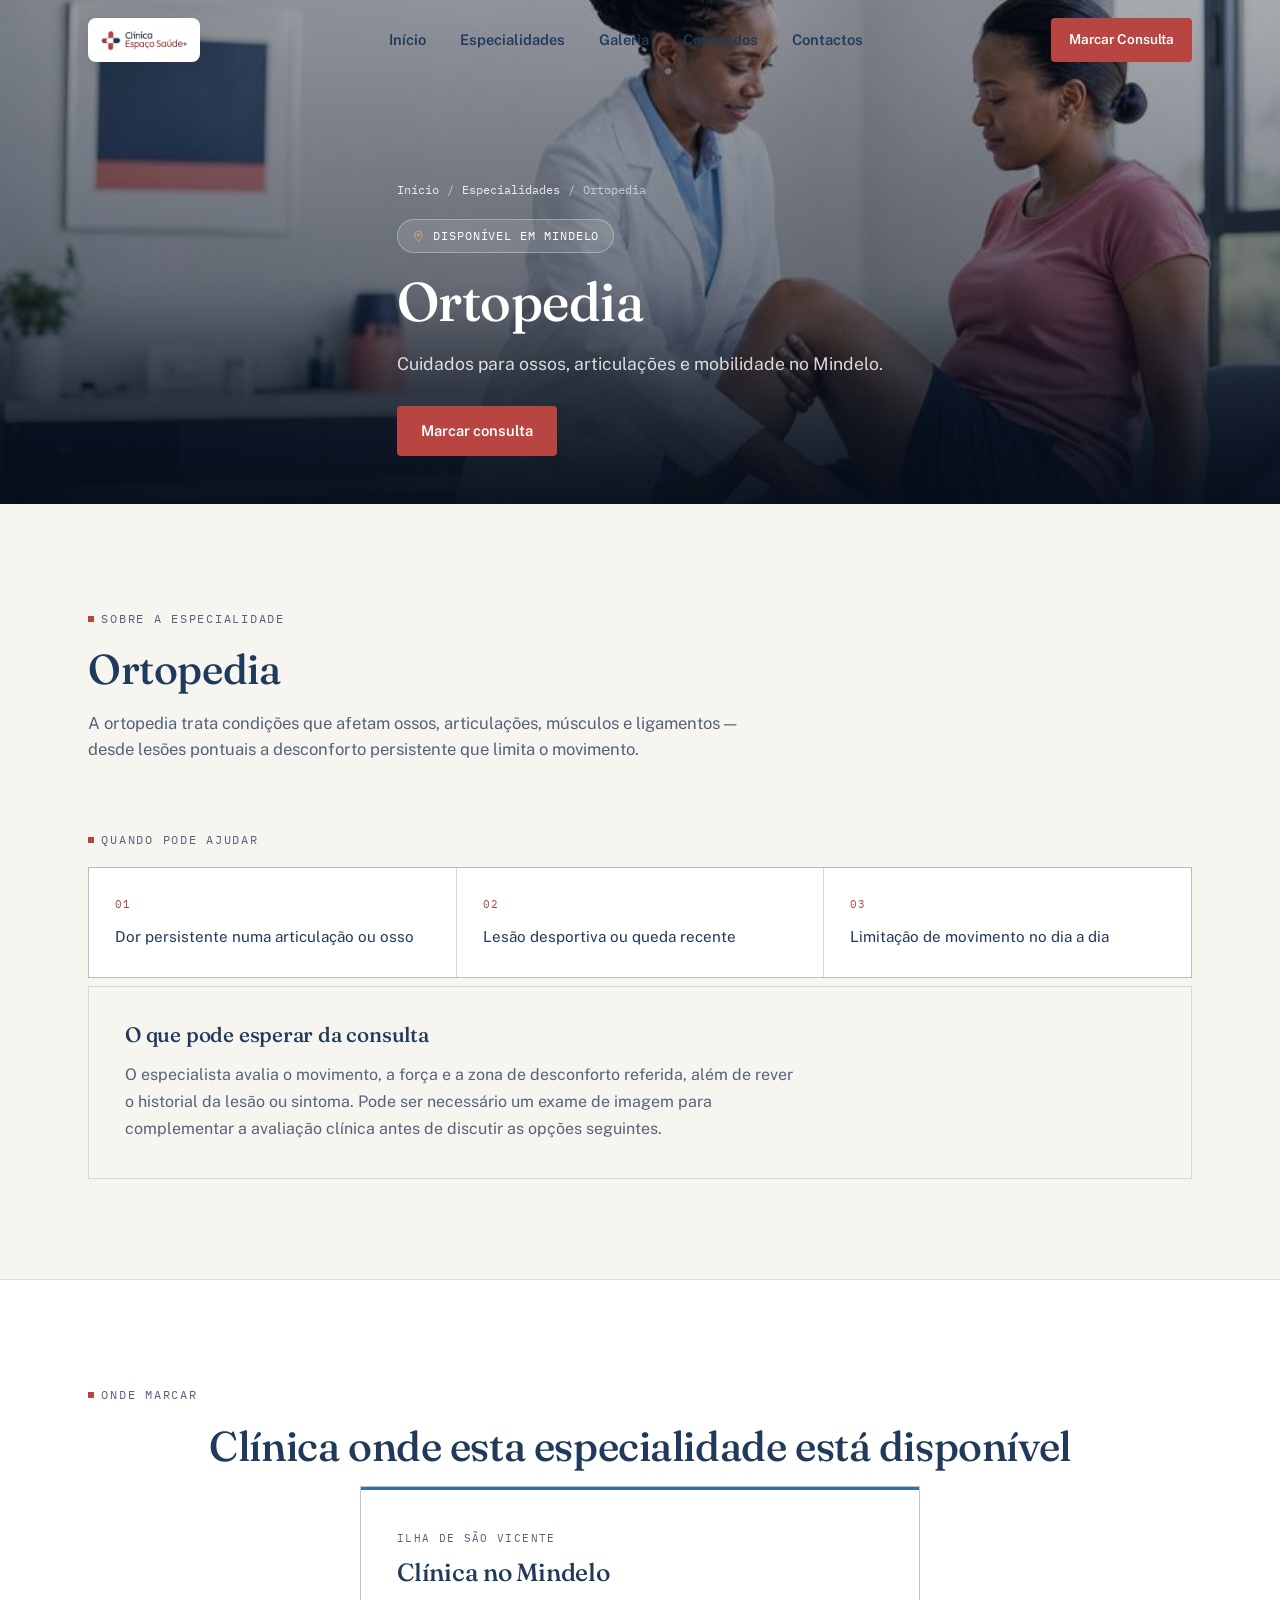
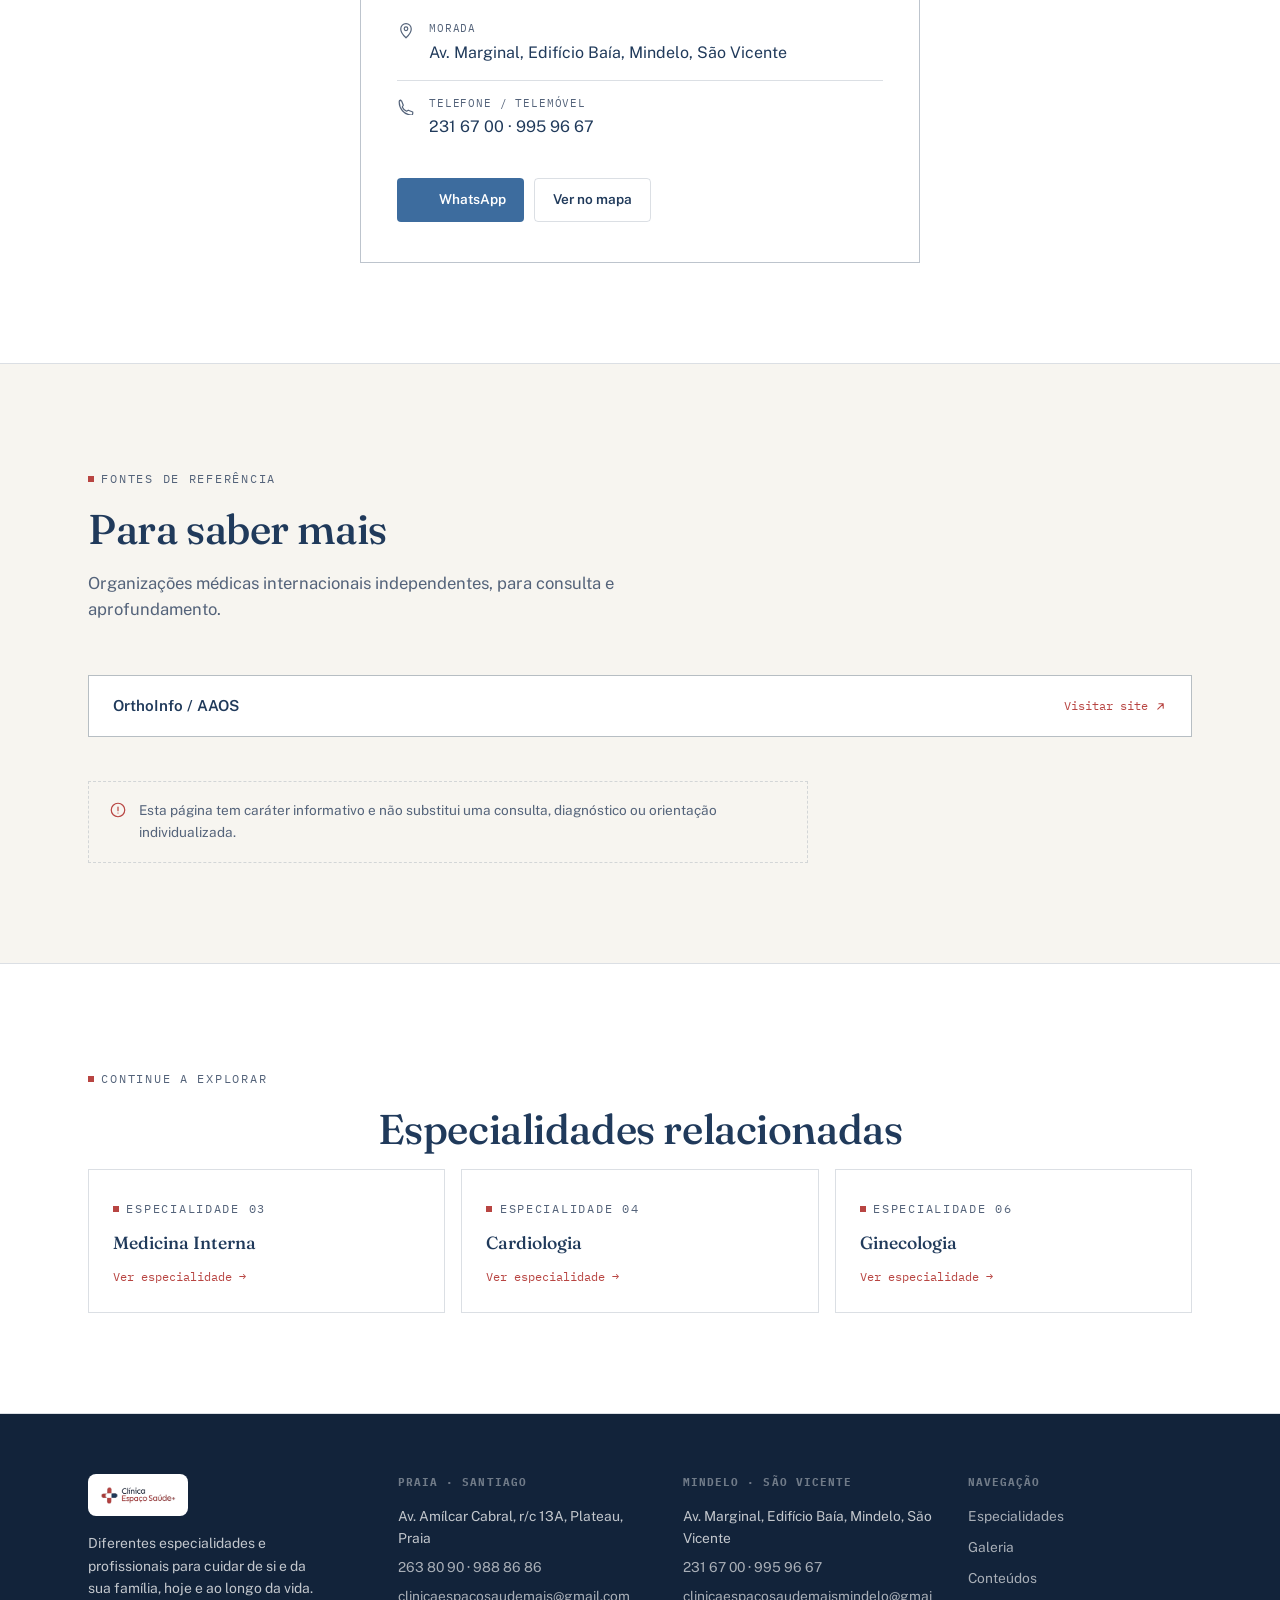
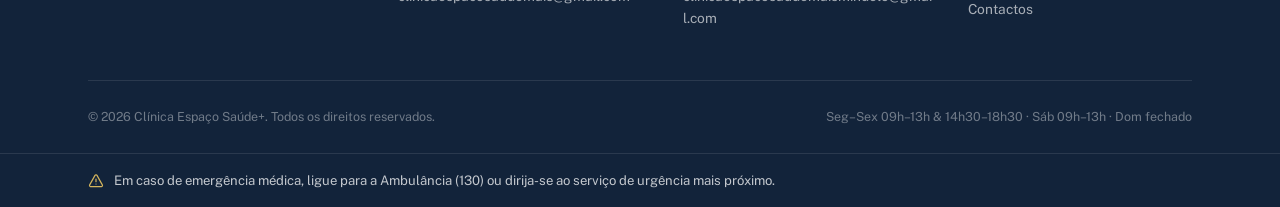
<file: especialidades/ortopedia/index.html>
<!DOCTYPE html>
<html lang="pt">
<head>
<meta charset="UTF-8">
<meta name="viewport" content="width=device-width, initial-scale=1.0">
<title>Ortopedia · Clínica Espaço Saúde+</title>
<meta name="description" content="A ortopedia trata condições que afetam ossos, articulações, músculos e ligamentos — desde lesões pontuais a desconforto persistente que limita o movim">

<!-- Open Graph / partilha em redes sociais e WhatsApp -->
<meta property="og:type" content="website">
<meta property="og:site_name" content="Clínica Espaço Saúde+">
<meta property="og:title" content="Ortopedia · Clínica Espaço Saúde+">
<meta property="og:description" content="A ortopedia trata condições que afetam ossos, articulações, músculos e ligamentos — desde lesões pontuais a desconforto persistente que limita o movim">
<meta property="og:image" content="https://clinicaesm.github.io/espacosaudemais/assets/specialties/ortopedia-movimento-cabo-verde.jpg">
<meta property="og:url" content="https://clinicaesm.github.io/espacosaudemais/especialidades/ortopedia/">
<meta property="og:locale" content="pt_PT">
<meta name="twitter:card" content="summary_large_image">
<meta name="twitter:title" content="Ortopedia · Clínica Espaço Saúde+">
<meta name="twitter:description" content="A ortopedia trata condições que afetam ossos, articulações, músculos e ligamentos — desde lesões pontuais a desconforto persistente que limita o movim">
<meta name="twitter:image" content="https://clinicaesm.github.io/espacosaudemais/assets/specialties/ortopedia-movimento-cabo-verde.jpg">
<link rel="preconnect" href="https://fonts.googleapis.com">
<link rel="preconnect" href="https://fonts.gstatic.com" crossorigin>
<link href="https://fonts.googleapis.com/css2?family=Fraunces:ital,opsz,wght@0,9..144,440;0,9..144,500;0,9..144,600;1,9..144,500&family=Public+Sans:wght@400;500;600;700&family=IBM+Plex+Mono:wght@400;500&display=swap" rel="stylesheet">
<link rel="stylesheet" href="../../assets/site.css?v=1787658934">
</head>
<body>

<div class="preloader">
  <svg viewBox="0 0 40 40"><circle cx="10" cy="20" r="6" fill="#B84542"/><circle cx="30" cy="20" r="6" fill="none" stroke="#fff" stroke-width="2"/><path d="M16,20 C20,12 20,28 24,20" fill="none" stroke="#fff" stroke-width="1.4" stroke-dasharray="3 3"/></svg>
</div>
<div class="scroll-progress"></div>

<header class="site-header">
  <div class="container header-inner">
    <a href="../../index.html" class="brand"><span class="brand-chip"><img src="../../assets/brand/logo.png" alt="Clínica Espaço Saúde+"></span></a>
    <nav class="main-nav">
      <a href="../../index.html">Início</a>
      <a href="../../index.html#especialidades">Especialidades</a>
      <a href="../../index.html#galeria">Galeria</a>
      <a href="../../index.html#conteudos">Conteúdos</a>
      <a href="../../index.html#contactos">Contactos</a>
    </nav>
    <a href="https://wa.me/2389959667?text=Ol%C3%A1%21%20Gostaria%20de%20marcar%20uma%20consulta%20na%20Cl%C3%ADnica%20Espa%C3%A7o%20Sa%C3%BAde%2B%20%28Mindelo%29." target="_blank" rel="noopener noreferrer" class="btn btn-primary btn-sm header-cta">Marcar Consulta</a>
    <button class="menu-toggle" aria-label="Abrir menu" aria-expanded="false"><span></span><span></span><span></span></button>
  </div>
  <div class="mobile-nav">
    <a href="../../index.html">Início</a>
    <a href="../../index.html#especialidades">Especialidades</a>
    <a href="../../index.html#galeria">Galeria</a>
    <a href="../../index.html#conteudos">Conteúdos</a>
    <a href="../../index.html#contactos">Contactos</a>
    <a href="https://wa.me/2389959667?text=Ol%C3%A1%21%20Gostaria%20de%20marcar%20uma%20consulta%20na%20Cl%C3%ADnica%20Espa%C3%A7o%20Sa%C3%BAde%2B%20%28Mindelo%29." target="_blank" rel="noopener noreferrer" class="btn btn-primary">Marcar Consulta</a>
  </div>
</header>

<main>
  <section class="spec-page-hero">
    <img src="../../assets/specialties/ortopedia-movimento-cabo-verde.jpg" alt="Avaliação ortopédica de mobilidade num consultório" loading="eager">
    <div class="hero-overlay" aria-hidden="true"></div>
    <div class="container">
      <div class="spec-page-hero-inner">
        <div class="breadcrumb"><a href="../../index.html">Início</a><span>/</span><a href="../../index.html#especialidades">Especialidades</a><span>/</span><span>Ortopedia</span></div>
        <div class="availability-badge"><svg viewBox="0 0 24 24" fill="none" stroke-width="1.6" stroke-linecap="round" stroke-linejoin="round"><path d="M12 21s7-6.4 7-11.8A7 7 0 1 0 5 9.2C5 14.6 12 21 12 21z"/><circle cx="12" cy="9" r="2.4"/></svg>Disponível em Mindelo</div>
        <h1>Ortopedia</h1>
        <p class="hero-sub">Cuidados para ossos, articulações e mobilidade no Mindelo.</p>
        <a href="https://wa.me/2389959667?text=Ol%C3%A1%21%20Gostaria%20de%20marcar%20uma%20consulta%20na%20Cl%C3%ADnica%20Espa%C3%A7o%20Sa%C3%BAde%2B%20%28Mindelo%29." target="_blank" rel="noopener noreferrer" class="btn btn-primary">Marcar consulta</a>
      </div>
    </div>
  </section>

  <section class="section">
    <div class="container">
      <p class="eyebrow reveal">Sobre a especialidade</p>
      <h2 class="reveal" style="max-width:640px;">Ortopedia</h2>
      <p class="section-sub reveal" style="max-width:680px;">A ortopedia trata condições que afetam ossos, articulações, músculos e ligamentos — desde lesões pontuais a desconforto persistente que limita o movimento.</p>

      <p class="eyebrow reveal" style="margin-top:16px;">Quando pode ajudar</p>
      <div class="situation-grid"><div class="situation-card reveal"><span class="num">01</span><p>Dor persistente numa articulação ou osso</p></div><div class="situation-card reveal"><span class="num">02</span><p>Lesão desportiva ou queda recente</p></div><div class="situation-card reveal"><span class="num">03</span><p>Limitação de movimento no dia a dia</p></div></div>

      <div class="expect-block reveal">
        <h3>O que pode esperar da consulta</h3>
        <p>O especialista avalia o movimento, a força e a zona de desconforto referida, além de rever o historial da lesão ou sintoma. Pode ser necessário um exame de imagem para complementar a avaliação clínica antes de discutir as opções seguintes.</p>
      </div>
    </div>
  </section>

  <section class="section section--alt">
    <div class="container">
      <p class="eyebrow reveal center">Onde marcar</p>
      <h2 class="reveal center">Clínica onde esta especialidade está disponível</h2>
      <div class="location-panels location-panels--single"><div class="location-panel" style="border-top-color:var(--azul-medio)">
          <p class="loc-eyebrow">Ilha de São Vicente</p>
          <h3>Clínica no Mindelo</h3>
          <div class="loc-row">
            <svg viewBox="0 0 24 24" fill="none" stroke-width="1.6" stroke-linecap="round" stroke-linejoin="round"><path d="M12 21s7-6.4 7-11.8A7 7 0 1 0 5 9.2C5 14.6 12 21 12 21z"/><circle cx="12" cy="9" r="2.4"/></svg>
            <div><div class="label">Morada</div><div class="val">Av. Marginal, Edifício Baía, Mindelo, São Vicente</div></div>
          </div>
          <div class="loc-row">
            <svg viewBox="0 0 24 24" fill="none" stroke-width="1.6" stroke-linecap="round" stroke-linejoin="round"><path d="M4 5h2l2.4 6-1.4 2.3a11 11 0 0 0 5.7 5.7l2.3-1.4 6 2.4v2a2 2 0 0 1-2.2 2A17 17 0 0 1 3 6.2 2 2 0 0 1 5 4z"/></svg>
            <div><div class="label">Telefone / Telemóvel</div><div class="val"><a href="tel:+2382316700">231 67 00</a> · <a href="tel:+2389959667">995 96 67</a></div></div>
          </div>
          <div class="loc-actions">
            <a href="https://wa.me/2389959667?text=Ol%C3%A1%21%20Gostaria%20de%20marcar%20uma%20consulta%20na%20Cl%C3%ADnica%20Espa%C3%A7o%20Sa%C3%BAde%2B%20%28Mindelo%29." target="_blank" rel="noopener noreferrer" class="btn btn-primary btn-sm" style="background:var(--azul-medio)"><svg viewBox="0 0 24 24" fill="none" stroke-width="2" stroke-linecap="round" stroke-linejoin="round"><path d="M12 3a9 9 0 0 0-7.8 13.5L3 21l4.6-1.2A9 9 0 1 0 12 3z"/><path d="M8.3 9.3c.3 2.4 2.4 5 4.8 5.8.6.2 1.2 0 1.5-.5l.4-.7c.2-.3.6-.4.9-.2l1.9.9c.3.1.5.5.4.8-.4 1.5-1.7 2.4-3.2 2.2-3.7-.4-7-3.8-7.4-7.4-.2-1.5.7-2.8 2.2-3.2.3-.1.7.1.8.4l.9 1.9c.1.3 0 .7-.2.9l-.7.4c-.5.3-.7.9-.5 1.5z"/></svg>WhatsApp</a>
            <a href="https://www.google.com/maps/search/?api=1&query=Av.%20Marginal%2C%20Edif%C3%ADcio%20Ba%C3%ADa%2C%20Mindelo%2C%20S%C3%A3o%20Vicente%2C%20Cabo%20Verde" target="_blank" rel="noopener noreferrer" class="btn btn-ghost btn-sm">Ver no mapa</a>
          </div>
        </div></div>
    </div>
  </section>

  <section class="section">
    <div class="container">
      <p class="eyebrow reveal">Fontes de referência</p>
      <h2 class="reveal" style="max-width:640px;">Para saber mais</h2>
      <p class="section-sub reveal">Organizações médicas internacionais independentes, para consulta e aprofundamento.</p>
      <div class="reference-list"><div class="reference-item"><span>OrthoInfo / AAOS</span><a href="https://orthoinfo.aaos.org/" target="_blank" rel="noopener noreferrer">Visitar site <svg viewBox="0 0 24 24" fill="none" stroke-width="2" stroke-linecap="round" stroke-linejoin="round"><path d="M7 17 17 7M9 7h8v8"/></svg></a></div></div>

      <div class="disclaimer-note reveal">
        <svg viewBox="0 0 24 24" fill="none" stroke-width="1.6" stroke-linecap="round" stroke-linejoin="round"><circle cx="12" cy="12" r="9"/><path d="M12 8v5M12 16h.01"/></svg>
        <p>Esta página tem caráter informativo e não substitui uma consulta, diagnóstico ou orientação individualizada.</p>
      </div>
    </div>
  </section>

  <section class="section section--alt">
    <div class="container">
      <p class="eyebrow reveal center">Continue a explorar</p>
      <h2 class="reveal center">Especialidades relacionadas</h2>
      <div class="related-grid"><a class="related-card" href="../../especialidades/medicina-interna/index.html"><p class="eyebrow">Especialidade 03</p><h4>Medicina Interna</h4><span class="arrow">Ver especialidade →</span></a><a class="related-card" href="../../especialidades/cardiologia/index.html"><p class="eyebrow">Especialidade 04</p><h4>Cardiologia</h4><span class="arrow">Ver especialidade →</span></a><a class="related-card" href="../../especialidades/ginecologia/index.html"><p class="eyebrow">Especialidade 06</p><h4>Ginecologia</h4><span class="arrow">Ver especialidade →</span></a></div>
    </div>
  </section>
</main>

<footer class="site-footer">
  <div class="container">
    <div class="footer-grid">
      <div>
        <span class="footer-brand-chip"><img src="../../assets/brand/logo.png" alt="Clínica Espaço Saúde+"></span>
        <p>Diferentes especialidades e profissionais para cuidar de si e da sua família, hoje e ao longo da vida.</p>
      </div>
      <div class="footer-col">
        <h5>Praia · Santiago</h5>
        <div>Av. Amílcar Cabral, r/c 13A, Plateau, Praia</div>
        <div><a href="tel:+2382638090" style="display:inline;margin:0;">263 80 90</a> · <a href="tel:+2389888686" style="display:inline;margin:0;">988 86 86</a></div>
        <div><a href="mailto:clinicaespacosaudemais@gmail.com" style="display:inline;margin:0;">clinicaespacosaudemais@gmail.com</a></div>
      </div>
      <div class="footer-col">
        <h5>Mindelo · São Vicente</h5>
        <div>Av. Marginal, Edifício Baía, Mindelo, São Vicente</div>
        <div><a href="tel:+2382316700" style="display:inline;margin:0;">231 67 00</a> · <a href="tel:+2389959667" style="display:inline;margin:0;">995 96 67</a></div>
        <div><a href="mailto:clinicaespacosaudemaismindelo@gmail.com" style="display:inline;margin:0;">clinicaespacosaudemaismindelo@gmail.com</a></div>
      </div>
      <div class="footer-col">
        <h5>Navegação</h5>
        <a href="../../index.html#especialidades">Especialidades</a>
        <a href="../../index.html#galeria">Galeria</a>
        <a href="../../index.html#conteudos">Conteúdos</a>
        <a href="../../index.html#contactos">Contactos</a>
      </div>
    </div>
    <div class="footer-bottom">
      <span>© <span class="year"></span> Clínica Espaço Saúde+. Todos os direitos reservados.</span>
      <span>Seg–Sex 09h–13h &amp; 14h30–18h30 · Sáb 09h–13h · Dom fechado</span>
    </div>
  </div>
</footer>

<div class="emergency-note">
  <div class="container">
    <svg viewBox="0 0 24 24" fill="none" stroke-width="1.8" stroke-linecap="round" stroke-linejoin="round"><path d="M12 9v4M12 16.5h.01M10.3 3.9 2.5 17.8A1.8 1.8 0 0 0 4 20.5h16a1.8 1.8 0 0 0 1.5-2.7L13.7 3.9a1.8 1.8 0 0 0-3.4 0Z"/></svg>
    <span>Em caso de emergência médica, ligue para a Ambulância (130) ou dirija-se ao serviço de urgência mais próximo.</span>
  </div>
</div>

<button class="back-to-top" aria-label="Voltar ao topo"><svg viewBox="0 0 24 24" fill="none" stroke-width="2" stroke-linecap="round" stroke-linejoin="round"><path d="M12 19V5M5 12l7-7 7 7"/></svg></button>

<script src="../../assets/page.js?v=1787658934"></script>
</body>
</html>
</file>
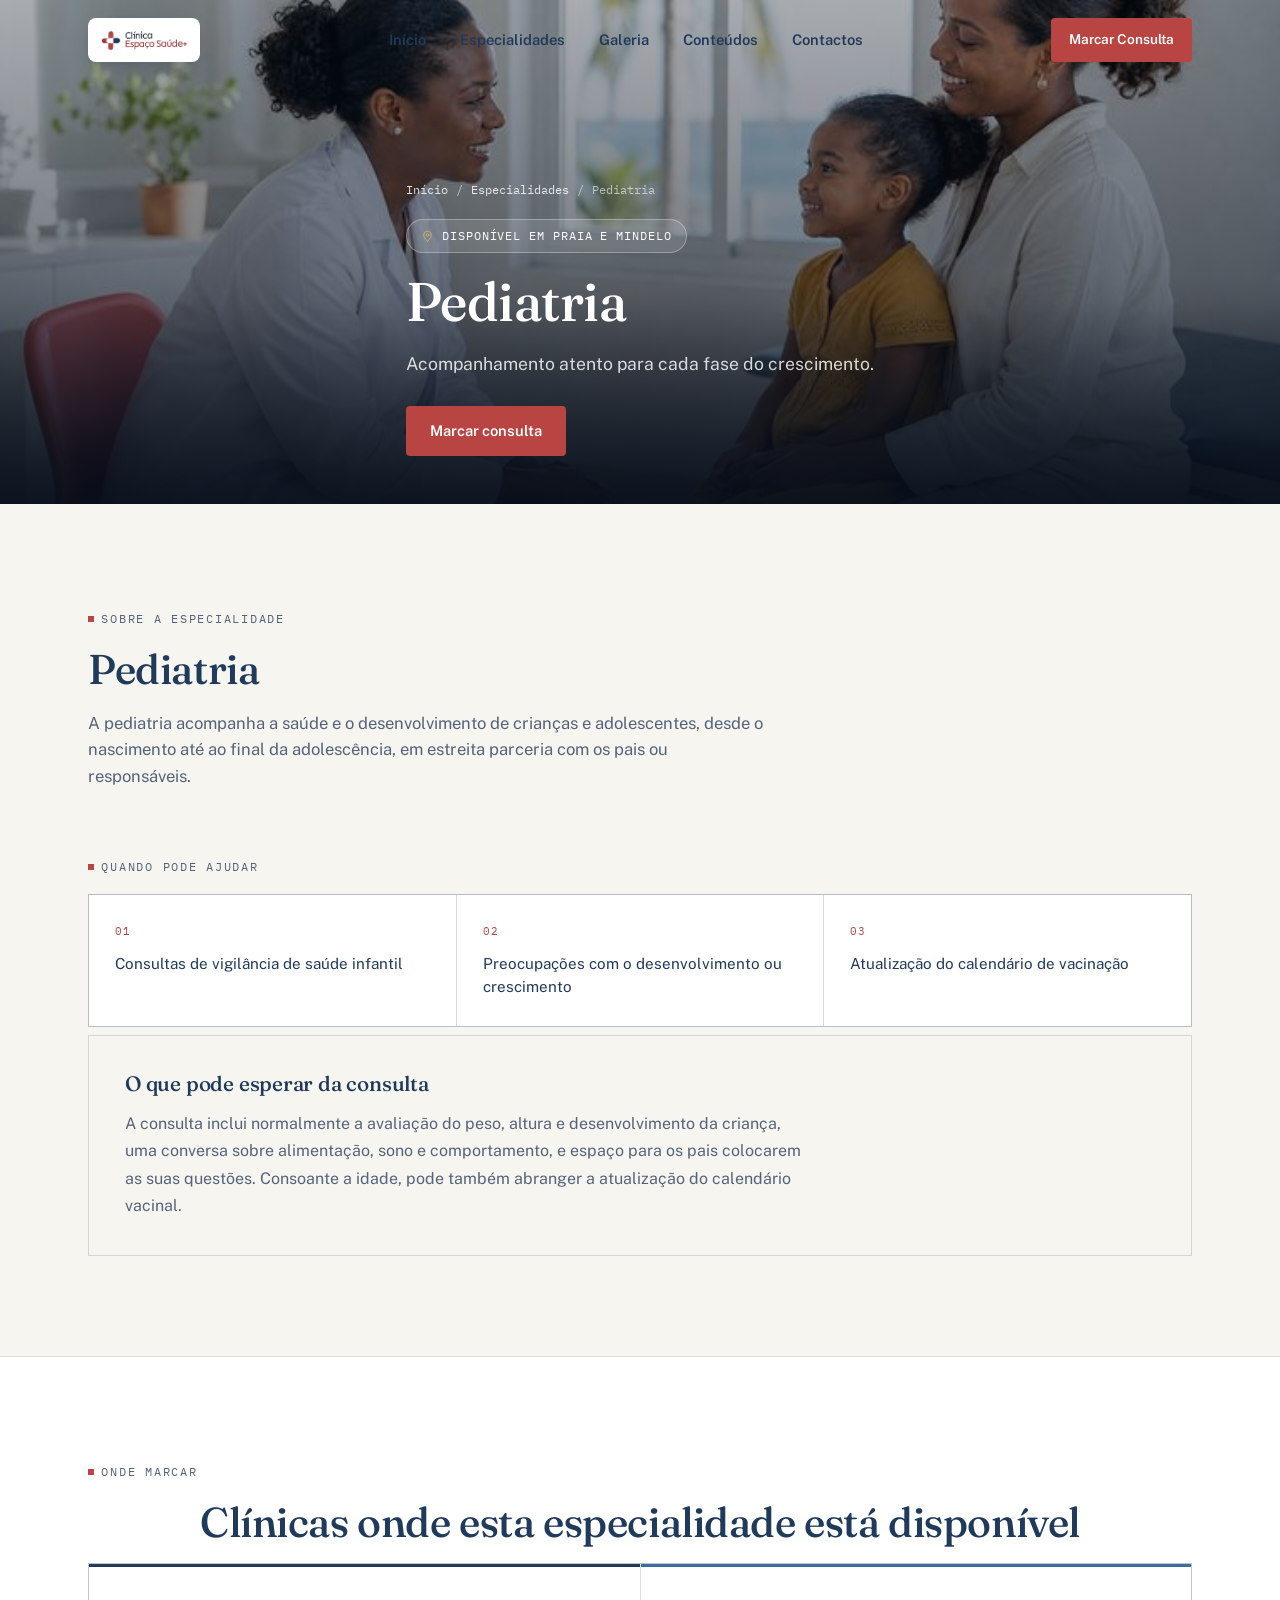
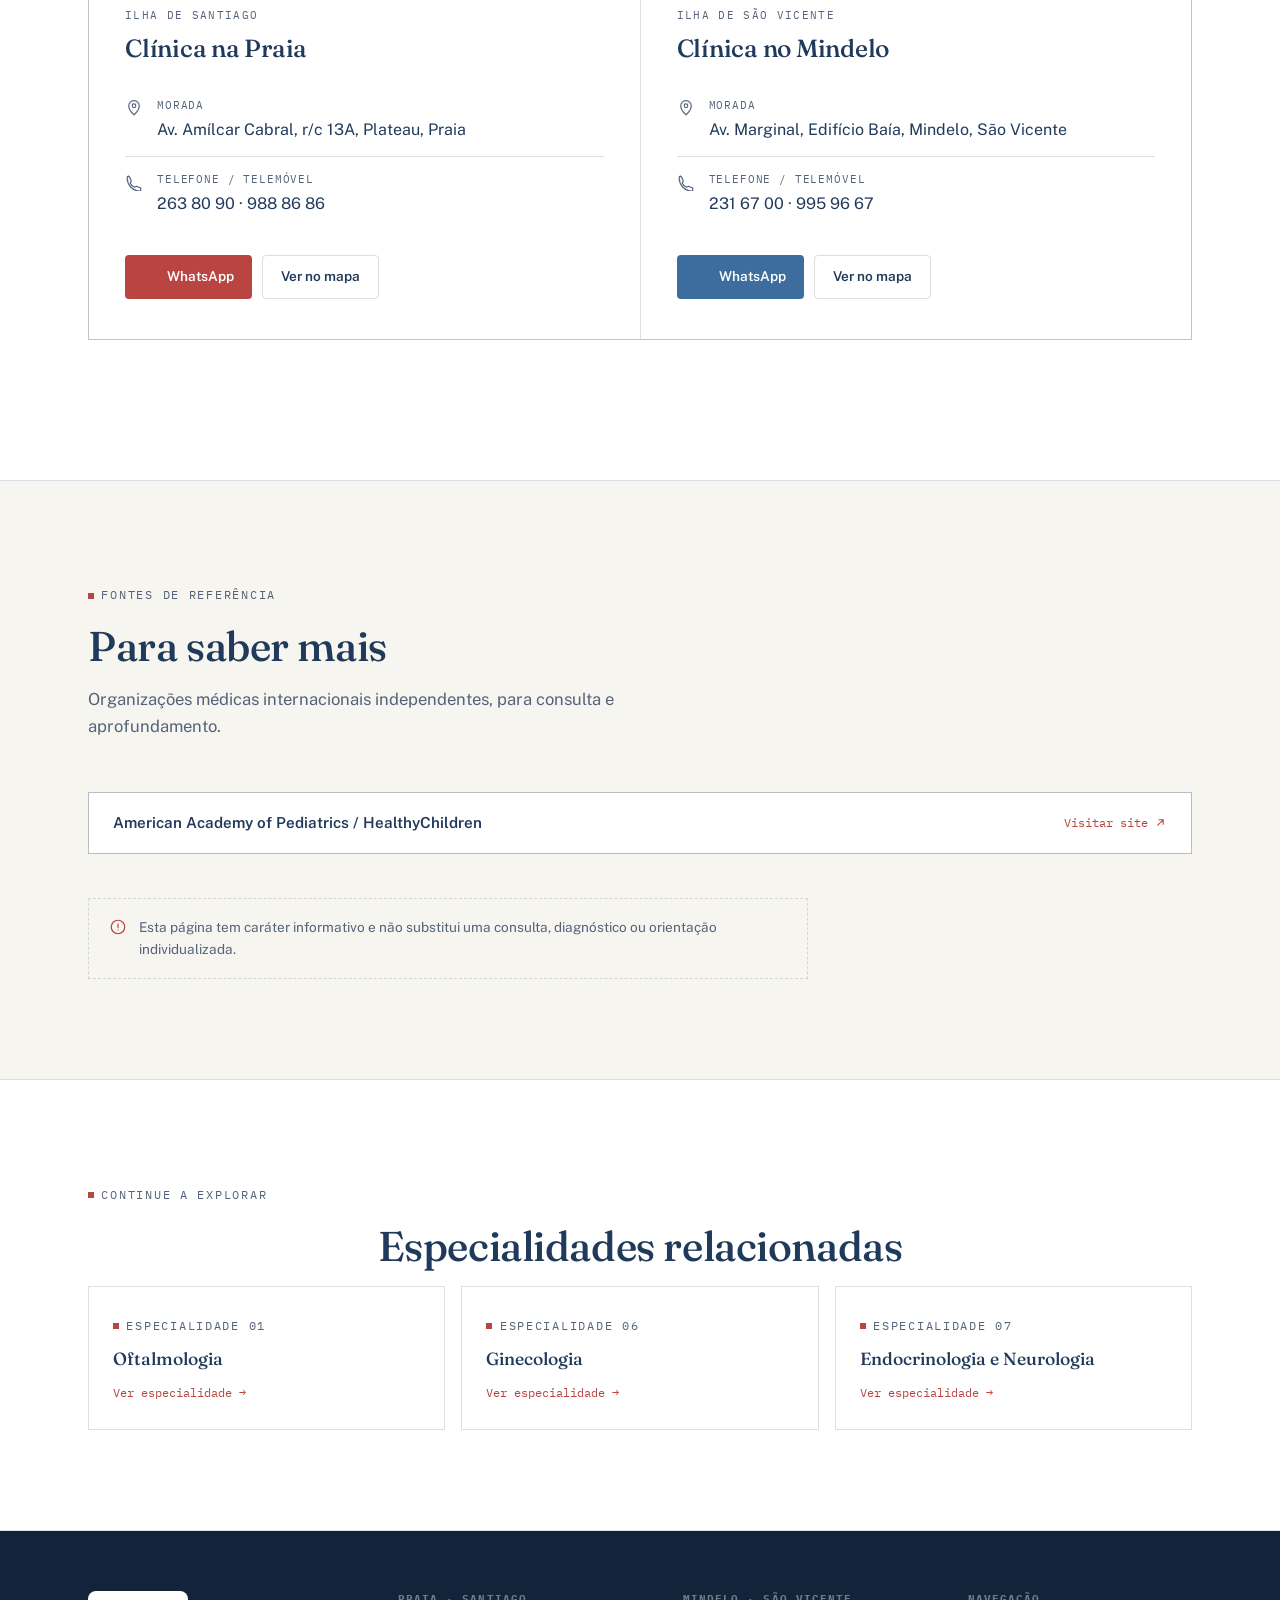
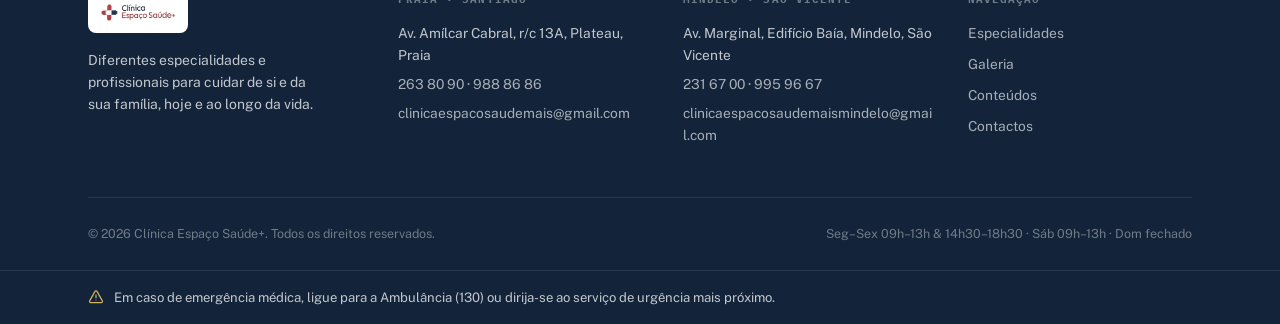
<file: especialidades/pediatria/index.html>
<!DOCTYPE html>
<html lang="pt">
<head>
<meta charset="UTF-8">
<meta name="viewport" content="width=device-width, initial-scale=1.0">
<title>Pediatria · Clínica Espaço Saúde+</title>
<meta name="description" content="A pediatria acompanha a saúde e o desenvolvimento de crianças e adolescentes, desde o nascimento até ao final da adolescência, em estreita parceria co">

<!-- Open Graph / partilha em redes sociais e WhatsApp -->
<meta property="og:type" content="website">
<meta property="og:site_name" content="Clínica Espaço Saúde+">
<meta property="og:title" content="Pediatria · Clínica Espaço Saúde+">
<meta property="og:description" content="A pediatria acompanha a saúde e o desenvolvimento de crianças e adolescentes, desde o nascimento até ao final da adolescência, em estreita parceria co">
<meta property="og:image" content="https://clinicaesm.github.io/espacosaudemais/assets/specialties/pediatria-familia-cabo-verde.jpg">
<meta property="og:url" content="https://clinicaesm.github.io/espacosaudemais/especialidades/pediatria/">
<meta property="og:locale" content="pt_PT">
<meta name="twitter:card" content="summary_large_image">
<meta name="twitter:title" content="Pediatria · Clínica Espaço Saúde+">
<meta name="twitter:description" content="A pediatria acompanha a saúde e o desenvolvimento de crianças e adolescentes, desde o nascimento até ao final da adolescência, em estreita parceria co">
<meta name="twitter:image" content="https://clinicaesm.github.io/espacosaudemais/assets/specialties/pediatria-familia-cabo-verde.jpg">
<link rel="preconnect" href="https://fonts.googleapis.com">
<link rel="preconnect" href="https://fonts.gstatic.com" crossorigin>
<link href="https://fonts.googleapis.com/css2?family=Fraunces:ital,opsz,wght@0,9..144,440;0,9..144,500;0,9..144,600;1,9..144,500&family=Public+Sans:wght@400;500;600;700&family=IBM+Plex+Mono:wght@400;500&display=swap" rel="stylesheet">
<link rel="stylesheet" href="../../assets/site.css?v=1787658934">
</head>
<body>

<div class="preloader">
  <svg viewBox="0 0 40 40"><circle cx="10" cy="20" r="6" fill="#B84542"/><circle cx="30" cy="20" r="6" fill="none" stroke="#fff" stroke-width="2"/><path d="M16,20 C20,12 20,28 24,20" fill="none" stroke="#fff" stroke-width="1.4" stroke-dasharray="3 3"/></svg>
</div>
<div class="scroll-progress"></div>

<header class="site-header">
  <div class="container header-inner">
    <a href="../../index.html" class="brand"><span class="brand-chip"><img src="../../assets/brand/logo.png" alt="Clínica Espaço Saúde+"></span></a>
    <nav class="main-nav">
      <a href="../../index.html">Início</a>
      <a href="../../index.html#especialidades">Especialidades</a>
      <a href="../../index.html#galeria">Galeria</a>
      <a href="../../index.html#conteudos">Conteúdos</a>
      <a href="../../index.html#contactos">Contactos</a>
    </nav>
    <a href="https://wa.me/2389888686?text=Ol%C3%A1%21%20Gostaria%20de%20marcar%20uma%20consulta%20na%20Cl%C3%ADnica%20Espa%C3%A7o%20Sa%C3%BAde%2B%20%28Praia%29." target="_blank" rel="noopener noreferrer" class="btn btn-primary btn-sm header-cta">Marcar Consulta</a>
    <button class="menu-toggle" aria-label="Abrir menu" aria-expanded="false"><span></span><span></span><span></span></button>
  </div>
  <div class="mobile-nav">
    <a href="../../index.html">Início</a>
    <a href="../../index.html#especialidades">Especialidades</a>
    <a href="../../index.html#galeria">Galeria</a>
    <a href="../../index.html#conteudos">Conteúdos</a>
    <a href="../../index.html#contactos">Contactos</a>
    <a href="https://wa.me/2389888686?text=Ol%C3%A1%21%20Gostaria%20de%20marcar%20uma%20consulta%20na%20Cl%C3%ADnica%20Espa%C3%A7o%20Sa%C3%BAde%2B%20%28Praia%29." target="_blank" rel="noopener noreferrer" class="btn btn-primary">Marcar Consulta</a>
  </div>
</header>

<main>
  <section class="spec-page-hero">
    <img src="../../assets/specialties/pediatria-familia-cabo-verde.jpg" alt="Médica em consulta pediátrica com uma criança e a família" loading="eager">
    <div class="hero-overlay" aria-hidden="true"></div>
    <div class="container">
      <div class="spec-page-hero-inner">
        <div class="breadcrumb"><a href="../../index.html">Início</a><span>/</span><a href="../../index.html#especialidades">Especialidades</a><span>/</span><span>Pediatria</span></div>
        <div class="availability-badge"><svg viewBox="0 0 24 24" fill="none" stroke-width="1.6" stroke-linecap="round" stroke-linejoin="round"><path d="M12 21s7-6.4 7-11.8A7 7 0 1 0 5 9.2C5 14.6 12 21 12 21z"/><circle cx="12" cy="9" r="2.4"/></svg>Disponível em Praia e Mindelo</div>
        <h1>Pediatria</h1>
        <p class="hero-sub">Acompanhamento atento para cada fase do crescimento.</p>
        <a href="https://wa.me/2389888686?text=Ol%C3%A1%21%20Gostaria%20de%20marcar%20uma%20consulta%20na%20Cl%C3%ADnica%20Espa%C3%A7o%20Sa%C3%BAde%2B%20%28Praia%29." target="_blank" rel="noopener noreferrer" class="btn btn-primary">Marcar consulta</a>
      </div>
    </div>
  </section>

  <section class="section">
    <div class="container">
      <p class="eyebrow reveal">Sobre a especialidade</p>
      <h2 class="reveal" style="max-width:640px;">Pediatria</h2>
      <p class="section-sub reveal" style="max-width:680px;">A pediatria acompanha a saúde e o desenvolvimento de crianças e adolescentes, desde o nascimento até ao final da adolescência, em estreita parceria com os pais ou responsáveis.</p>

      <p class="eyebrow reveal" style="margin-top:16px;">Quando pode ajudar</p>
      <div class="situation-grid"><div class="situation-card reveal"><span class="num">01</span><p>Consultas de vigilância de saúde infantil</p></div><div class="situation-card reveal"><span class="num">02</span><p>Preocupações com o desenvolvimento ou crescimento</p></div><div class="situation-card reveal"><span class="num">03</span><p>Atualização do calendário de vacinação</p></div></div>

      <div class="expect-block reveal">
        <h3>O que pode esperar da consulta</h3>
        <p>A consulta inclui normalmente a avaliação do peso, altura e desenvolvimento da criança, uma conversa sobre alimentação, sono e comportamento, e espaço para os pais colocarem as suas questões. Consoante a idade, pode também abranger a atualização do calendário vacinal.</p>
      </div>
    </div>
  </section>

  <section class="section section--alt">
    <div class="container">
      <p class="eyebrow reveal center">Onde marcar</p>
      <h2 class="reveal center">Clínicas onde esta especialidade está disponível</h2>
      <div class="location-panels"><div class="location-panel">
          <p class="loc-eyebrow">Ilha de Santiago</p>
          <h3>Clínica na Praia</h3>
          <div class="loc-row">
            <svg viewBox="0 0 24 24" fill="none" stroke-width="1.6" stroke-linecap="round" stroke-linejoin="round"><path d="M12 21s7-6.4 7-11.8A7 7 0 1 0 5 9.2C5 14.6 12 21 12 21z"/><circle cx="12" cy="9" r="2.4"/></svg>
            <div><div class="label">Morada</div><div class="val">Av. Amílcar Cabral, r/c 13A, Plateau, Praia</div></div>
          </div>
          <div class="loc-row">
            <svg viewBox="0 0 24 24" fill="none" stroke-width="1.6" stroke-linecap="round" stroke-linejoin="round"><path d="M4 5h2l2.4 6-1.4 2.3a11 11 0 0 0 5.7 5.7l2.3-1.4 6 2.4v2a2 2 0 0 1-2.2 2A17 17 0 0 1 3 6.2 2 2 0 0 1 5 4z"/></svg>
            <div><div class="label">Telefone / Telemóvel</div><div class="val"><a href="tel:+2382638090">263 80 90</a> · <a href="tel:+2389888686">988 86 86</a></div></div>
          </div>
          <div class="loc-actions">
            <a href="https://wa.me/2389888686?text=Ol%C3%A1%21%20Gostaria%20de%20marcar%20uma%20consulta%20na%20Cl%C3%ADnica%20Espa%C3%A7o%20Sa%C3%BAde%2B%20%28Praia%29." target="_blank" rel="noopener noreferrer" class="btn btn-primary btn-sm"><svg viewBox="0 0 24 24" fill="none" stroke-width="2" stroke-linecap="round" stroke-linejoin="round"><path d="M12 3a9 9 0 0 0-7.8 13.5L3 21l4.6-1.2A9 9 0 1 0 12 3z"/><path d="M8.3 9.3c.3 2.4 2.4 5 4.8 5.8.6.2 1.2 0 1.5-.5l.4-.7c.2-.3.6-.4.9-.2l1.9.9c.3.1.5.5.4.8-.4 1.5-1.7 2.4-3.2 2.2-3.7-.4-7-3.8-7.4-7.4-.2-1.5.7-2.8 2.2-3.2.3-.1.7.1.8.4l.9 1.9c.1.3 0 .7-.2.9l-.7.4c-.5.3-.7.9-.5 1.5z"/></svg>WhatsApp</a>
            <a href="https://www.google.com/maps/search/?api=1&query=Av.%20Am%C3%ADlcar%20Cabral%2C%20r/c%2013A%2C%20Plateau%2C%20Praia%2C%20Cabo%20Verde" target="_blank" rel="noopener noreferrer" class="btn btn-ghost btn-sm">Ver no mapa</a>
          </div>
        </div><div class="location-panel" style="border-top-color:var(--azul-medio)">
          <p class="loc-eyebrow">Ilha de São Vicente</p>
          <h3>Clínica no Mindelo</h3>
          <div class="loc-row">
            <svg viewBox="0 0 24 24" fill="none" stroke-width="1.6" stroke-linecap="round" stroke-linejoin="round"><path d="M12 21s7-6.4 7-11.8A7 7 0 1 0 5 9.2C5 14.6 12 21 12 21z"/><circle cx="12" cy="9" r="2.4"/></svg>
            <div><div class="label">Morada</div><div class="val">Av. Marginal, Edifício Baía, Mindelo, São Vicente</div></div>
          </div>
          <div class="loc-row">
            <svg viewBox="0 0 24 24" fill="none" stroke-width="1.6" stroke-linecap="round" stroke-linejoin="round"><path d="M4 5h2l2.4 6-1.4 2.3a11 11 0 0 0 5.7 5.7l2.3-1.4 6 2.4v2a2 2 0 0 1-2.2 2A17 17 0 0 1 3 6.2 2 2 0 0 1 5 4z"/></svg>
            <div><div class="label">Telefone / Telemóvel</div><div class="val"><a href="tel:+2382316700">231 67 00</a> · <a href="tel:+2389959667">995 96 67</a></div></div>
          </div>
          <div class="loc-actions">
            <a href="https://wa.me/2389959667?text=Ol%C3%A1%21%20Gostaria%20de%20marcar%20uma%20consulta%20na%20Cl%C3%ADnica%20Espa%C3%A7o%20Sa%C3%BAde%2B%20%28Mindelo%29." target="_blank" rel="noopener noreferrer" class="btn btn-primary btn-sm" style="background:var(--azul-medio)"><svg viewBox="0 0 24 24" fill="none" stroke-width="2" stroke-linecap="round" stroke-linejoin="round"><path d="M12 3a9 9 0 0 0-7.8 13.5L3 21l4.6-1.2A9 9 0 1 0 12 3z"/><path d="M8.3 9.3c.3 2.4 2.4 5 4.8 5.8.6.2 1.2 0 1.5-.5l.4-.7c.2-.3.6-.4.9-.2l1.9.9c.3.1.5.5.4.8-.4 1.5-1.7 2.4-3.2 2.2-3.7-.4-7-3.8-7.4-7.4-.2-1.5.7-2.8 2.2-3.2.3-.1.7.1.8.4l.9 1.9c.1.3 0 .7-.2.9l-.7.4c-.5.3-.7.9-.5 1.5z"/></svg>WhatsApp</a>
            <a href="https://www.google.com/maps/search/?api=1&query=Av.%20Marginal%2C%20Edif%C3%ADcio%20Ba%C3%ADa%2C%20Mindelo%2C%20S%C3%A3o%20Vicente%2C%20Cabo%20Verde" target="_blank" rel="noopener noreferrer" class="btn btn-ghost btn-sm">Ver no mapa</a>
          </div>
        </div></div>
    </div>
  </section>

  <section class="section">
    <div class="container">
      <p class="eyebrow reveal">Fontes de referência</p>
      <h2 class="reveal" style="max-width:640px;">Para saber mais</h2>
      <p class="section-sub reveal">Organizações médicas internacionais independentes, para consulta e aprofundamento.</p>
      <div class="reference-list"><div class="reference-item"><span>American Academy of Pediatrics / HealthyChildren</span><a href="https://www.healthychildren.org/" target="_blank" rel="noopener noreferrer">Visitar site <svg viewBox="0 0 24 24" fill="none" stroke-width="2" stroke-linecap="round" stroke-linejoin="round"><path d="M7 17 17 7M9 7h8v8"/></svg></a></div></div>

      <div class="disclaimer-note reveal">
        <svg viewBox="0 0 24 24" fill="none" stroke-width="1.6" stroke-linecap="round" stroke-linejoin="round"><circle cx="12" cy="12" r="9"/><path d="M12 8v5M12 16h.01"/></svg>
        <p>Esta página tem caráter informativo e não substitui uma consulta, diagnóstico ou orientação individualizada.</p>
      </div>
    </div>
  </section>

  <section class="section section--alt">
    <div class="container">
      <p class="eyebrow reveal center">Continue a explorar</p>
      <h2 class="reveal center">Especialidades relacionadas</h2>
      <div class="related-grid"><a class="related-card" href="../../especialidades/oftalmologia/index.html"><p class="eyebrow">Especialidade 01</p><h4>Oftalmologia</h4><span class="arrow">Ver especialidade →</span></a><a class="related-card" href="../../especialidades/ginecologia/index.html"><p class="eyebrow">Especialidade 06</p><h4>Ginecologia</h4><span class="arrow">Ver especialidade →</span></a><a class="related-card" href="../../especialidades/endocrinologia-neurologia/index.html"><p class="eyebrow">Especialidade 07</p><h4>Endocrinologia e Neurologia</h4><span class="arrow">Ver especialidade →</span></a></div>
    </div>
  </section>
</main>

<footer class="site-footer">
  <div class="container">
    <div class="footer-grid">
      <div>
        <span class="footer-brand-chip"><img src="../../assets/brand/logo.png" alt="Clínica Espaço Saúde+"></span>
        <p>Diferentes especialidades e profissionais para cuidar de si e da sua família, hoje e ao longo da vida.</p>
      </div>
      <div class="footer-col">
        <h5>Praia · Santiago</h5>
        <div>Av. Amílcar Cabral, r/c 13A, Plateau, Praia</div>
        <div><a href="tel:+2382638090" style="display:inline;margin:0;">263 80 90</a> · <a href="tel:+2389888686" style="display:inline;margin:0;">988 86 86</a></div>
        <div><a href="mailto:clinicaespacosaudemais@gmail.com" style="display:inline;margin:0;">clinicaespacosaudemais@gmail.com</a></div>
      </div>
      <div class="footer-col">
        <h5>Mindelo · São Vicente</h5>
        <div>Av. Marginal, Edifício Baía, Mindelo, São Vicente</div>
        <div><a href="tel:+2382316700" style="display:inline;margin:0;">231 67 00</a> · <a href="tel:+2389959667" style="display:inline;margin:0;">995 96 67</a></div>
        <div><a href="mailto:clinicaespacosaudemaismindelo@gmail.com" style="display:inline;margin:0;">clinicaespacosaudemaismindelo@gmail.com</a></div>
      </div>
      <div class="footer-col">
        <h5>Navegação</h5>
        <a href="../../index.html#especialidades">Especialidades</a>
        <a href="../../index.html#galeria">Galeria</a>
        <a href="../../index.html#conteudos">Conteúdos</a>
        <a href="../../index.html#contactos">Contactos</a>
      </div>
    </div>
    <div class="footer-bottom">
      <span>© <span class="year"></span> Clínica Espaço Saúde+. Todos os direitos reservados.</span>
      <span>Seg–Sex 09h–13h &amp; 14h30–18h30 · Sáb 09h–13h · Dom fechado</span>
    </div>
  </div>
</footer>

<div class="emergency-note">
  <div class="container">
    <svg viewBox="0 0 24 24" fill="none" stroke-width="1.8" stroke-linecap="round" stroke-linejoin="round"><path d="M12 9v4M12 16.5h.01M10.3 3.9 2.5 17.8A1.8 1.8 0 0 0 4 20.5h16a1.8 1.8 0 0 0 1.5-2.7L13.7 3.9a1.8 1.8 0 0 0-3.4 0Z"/></svg>
    <span>Em caso de emergência médica, ligue para a Ambulância (130) ou dirija-se ao serviço de urgência mais próximo.</span>
  </div>
</div>

<button class="back-to-top" aria-label="Voltar ao topo"><svg viewBox="0 0 24 24" fill="none" stroke-width="2" stroke-linecap="round" stroke-linejoin="round"><path d="M12 19V5M5 12l7-7 7 7"/></svg></button>

<script src="../../assets/page.js?v=1787658934"></script>
</body>
</html>
</file>
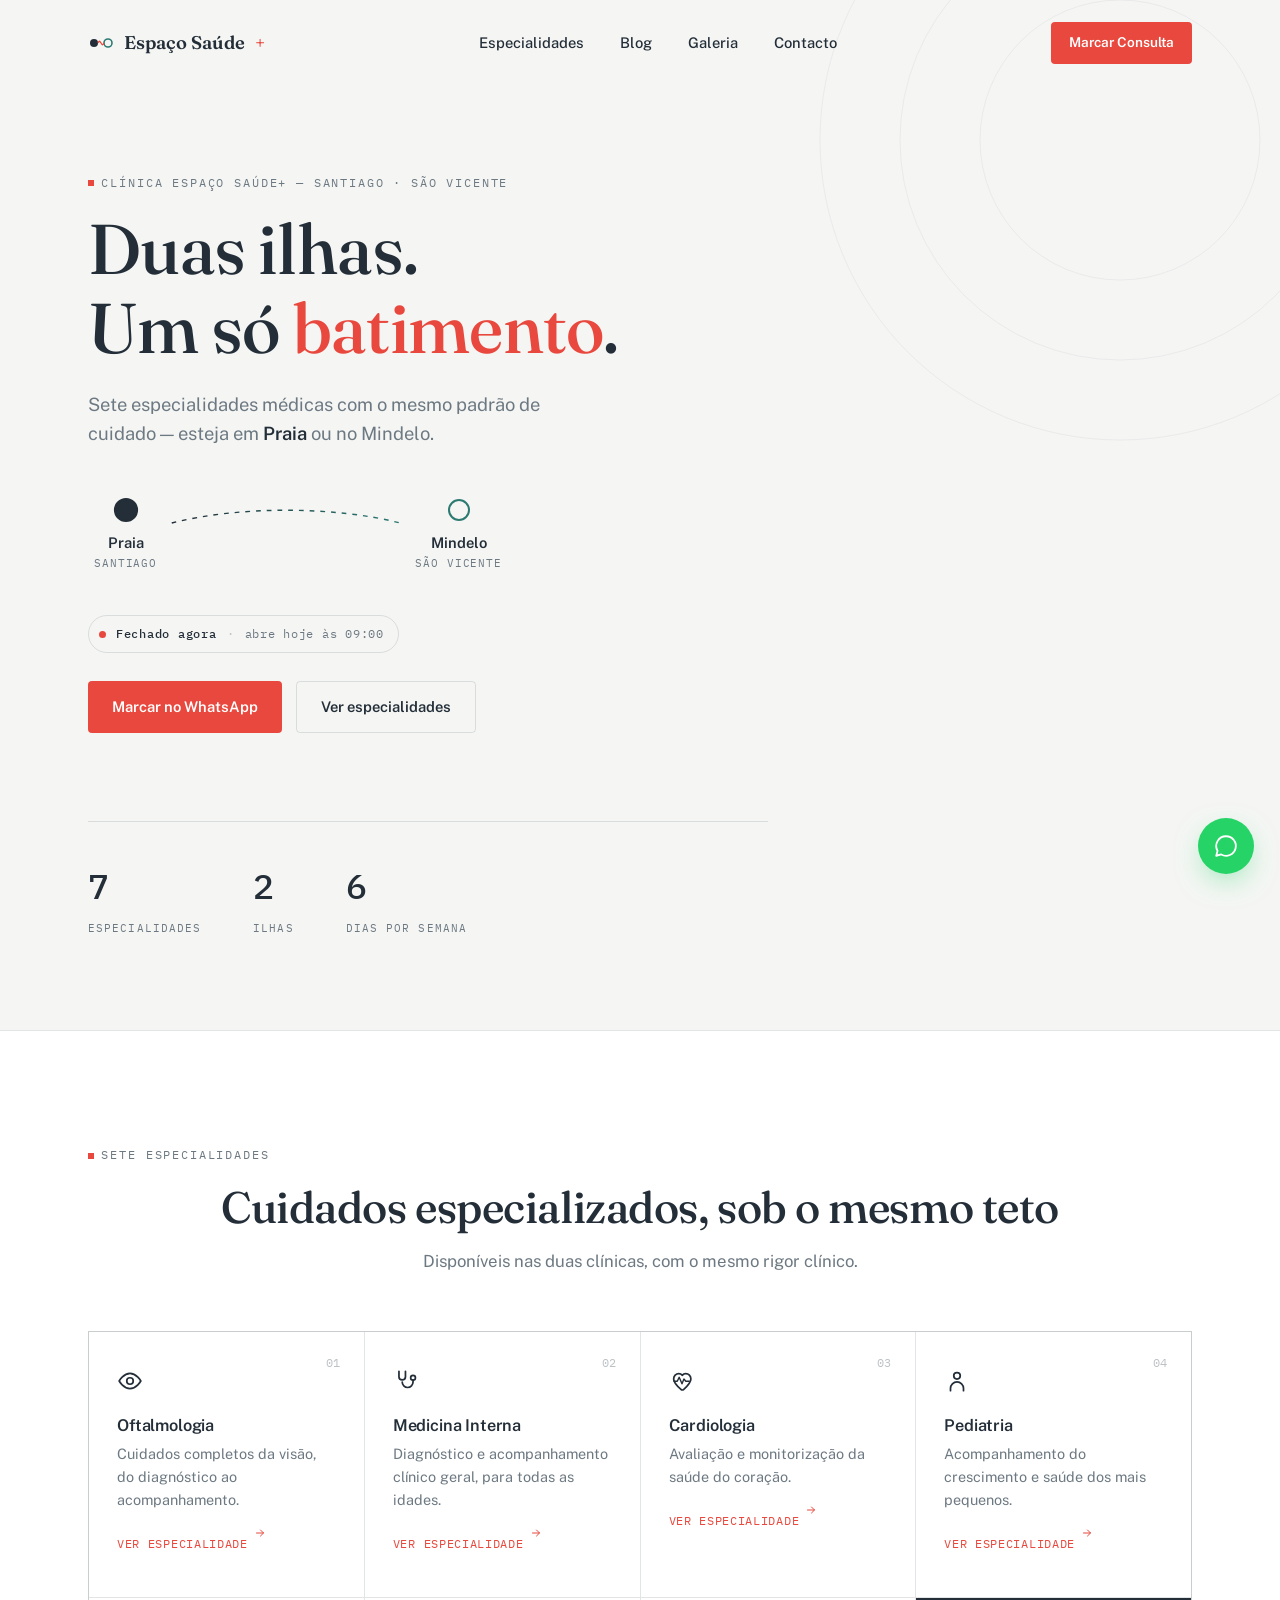
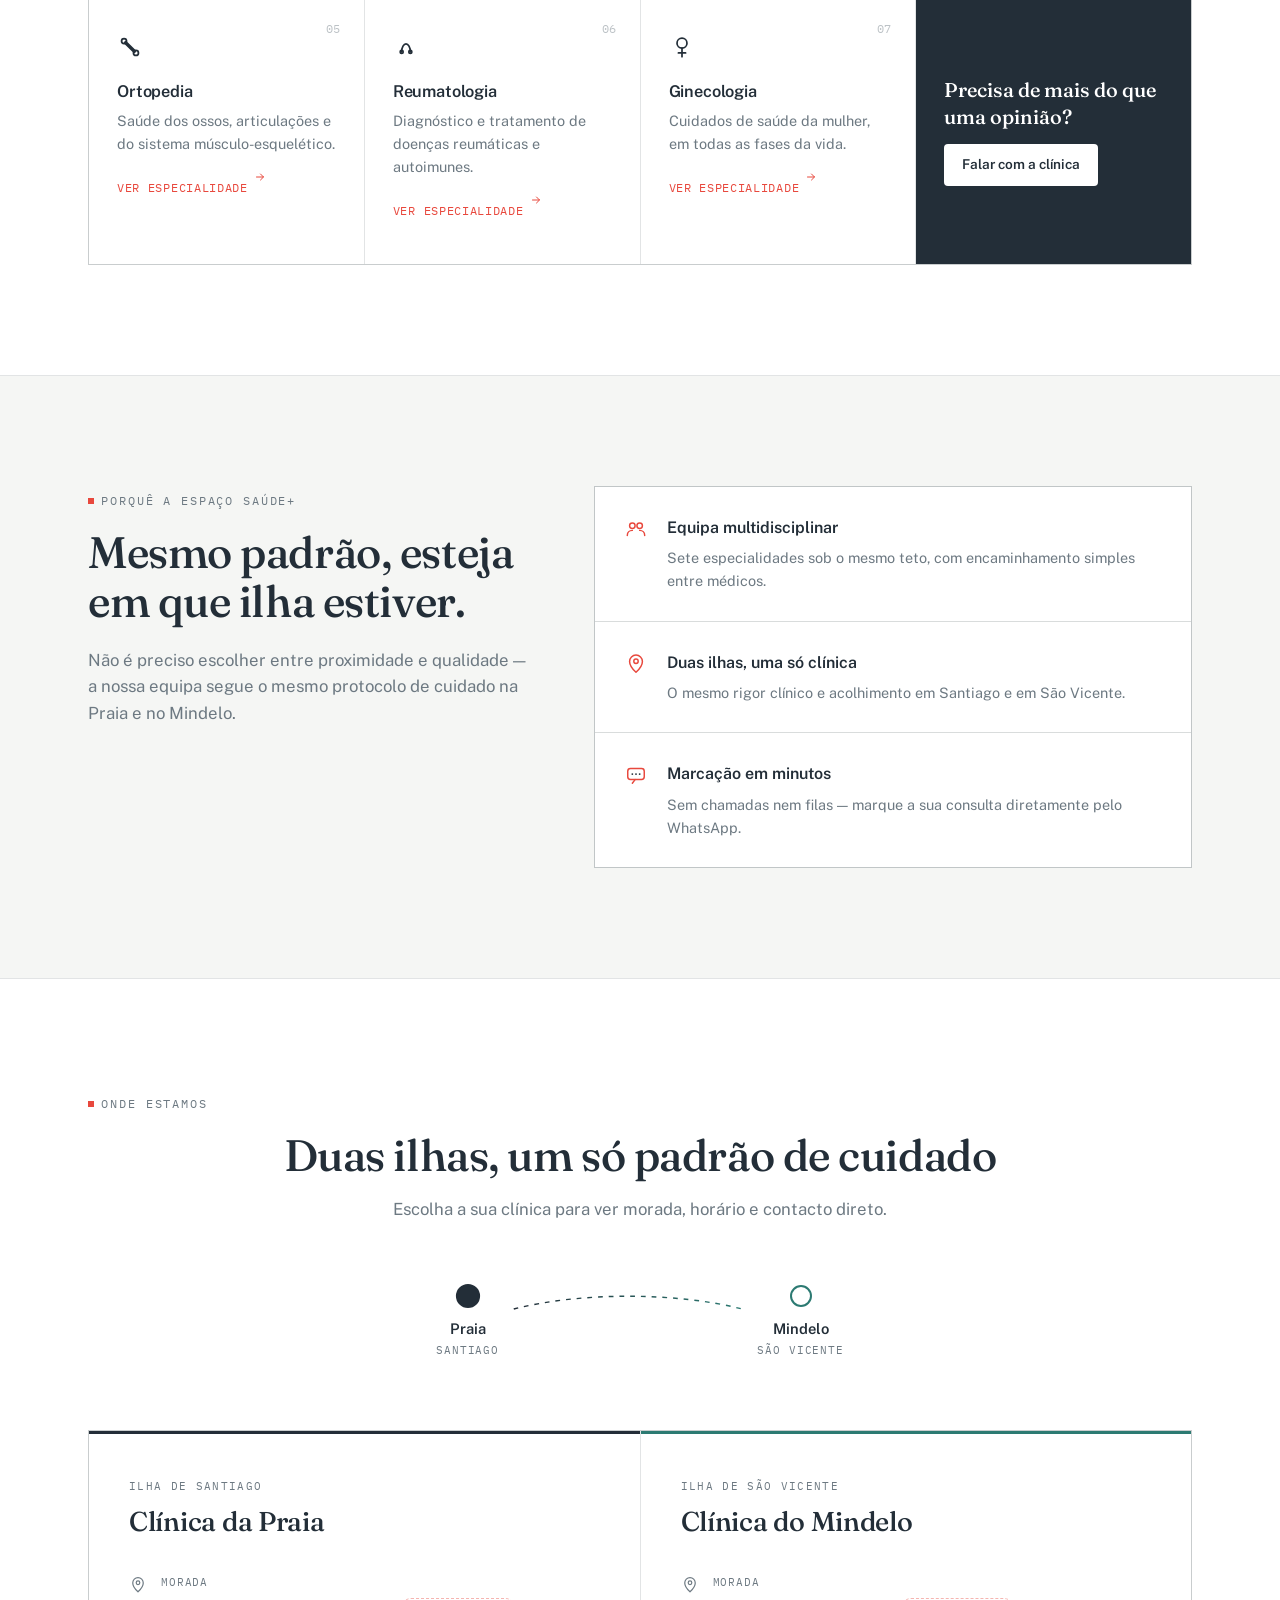
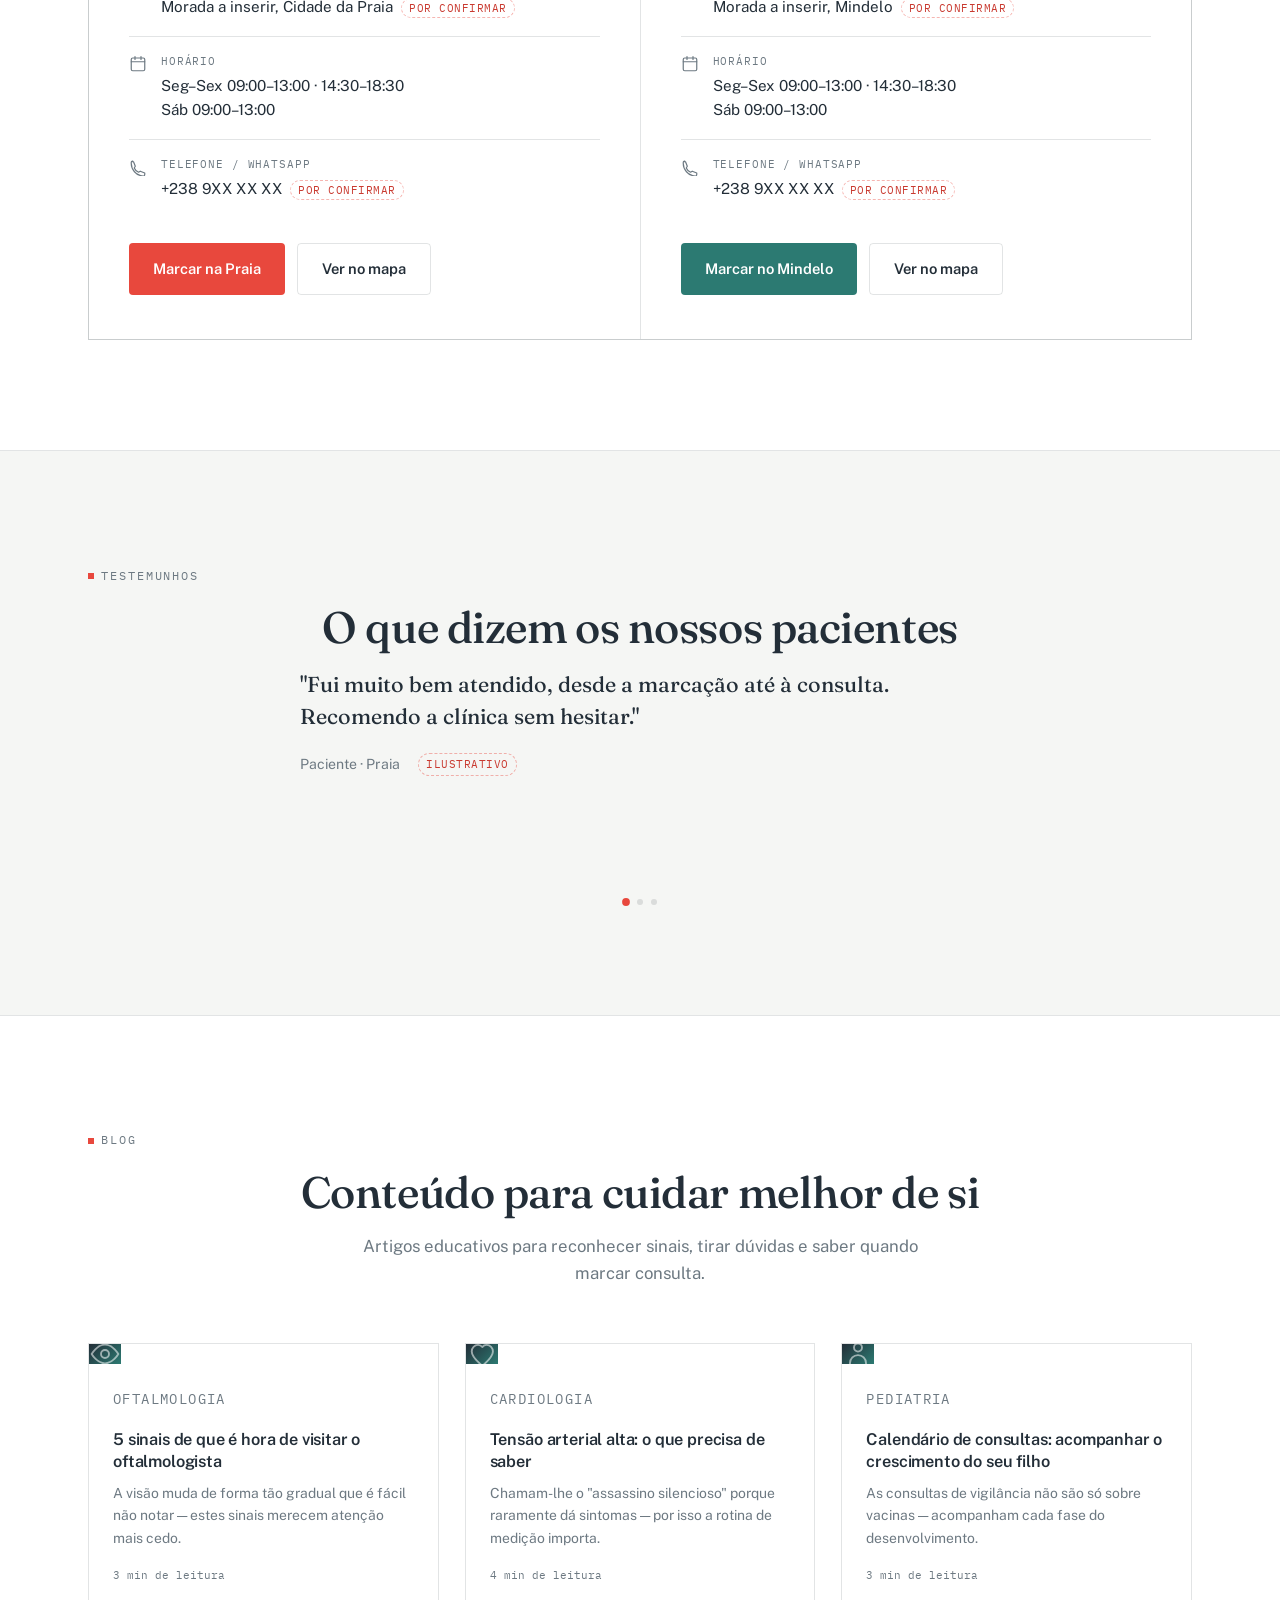
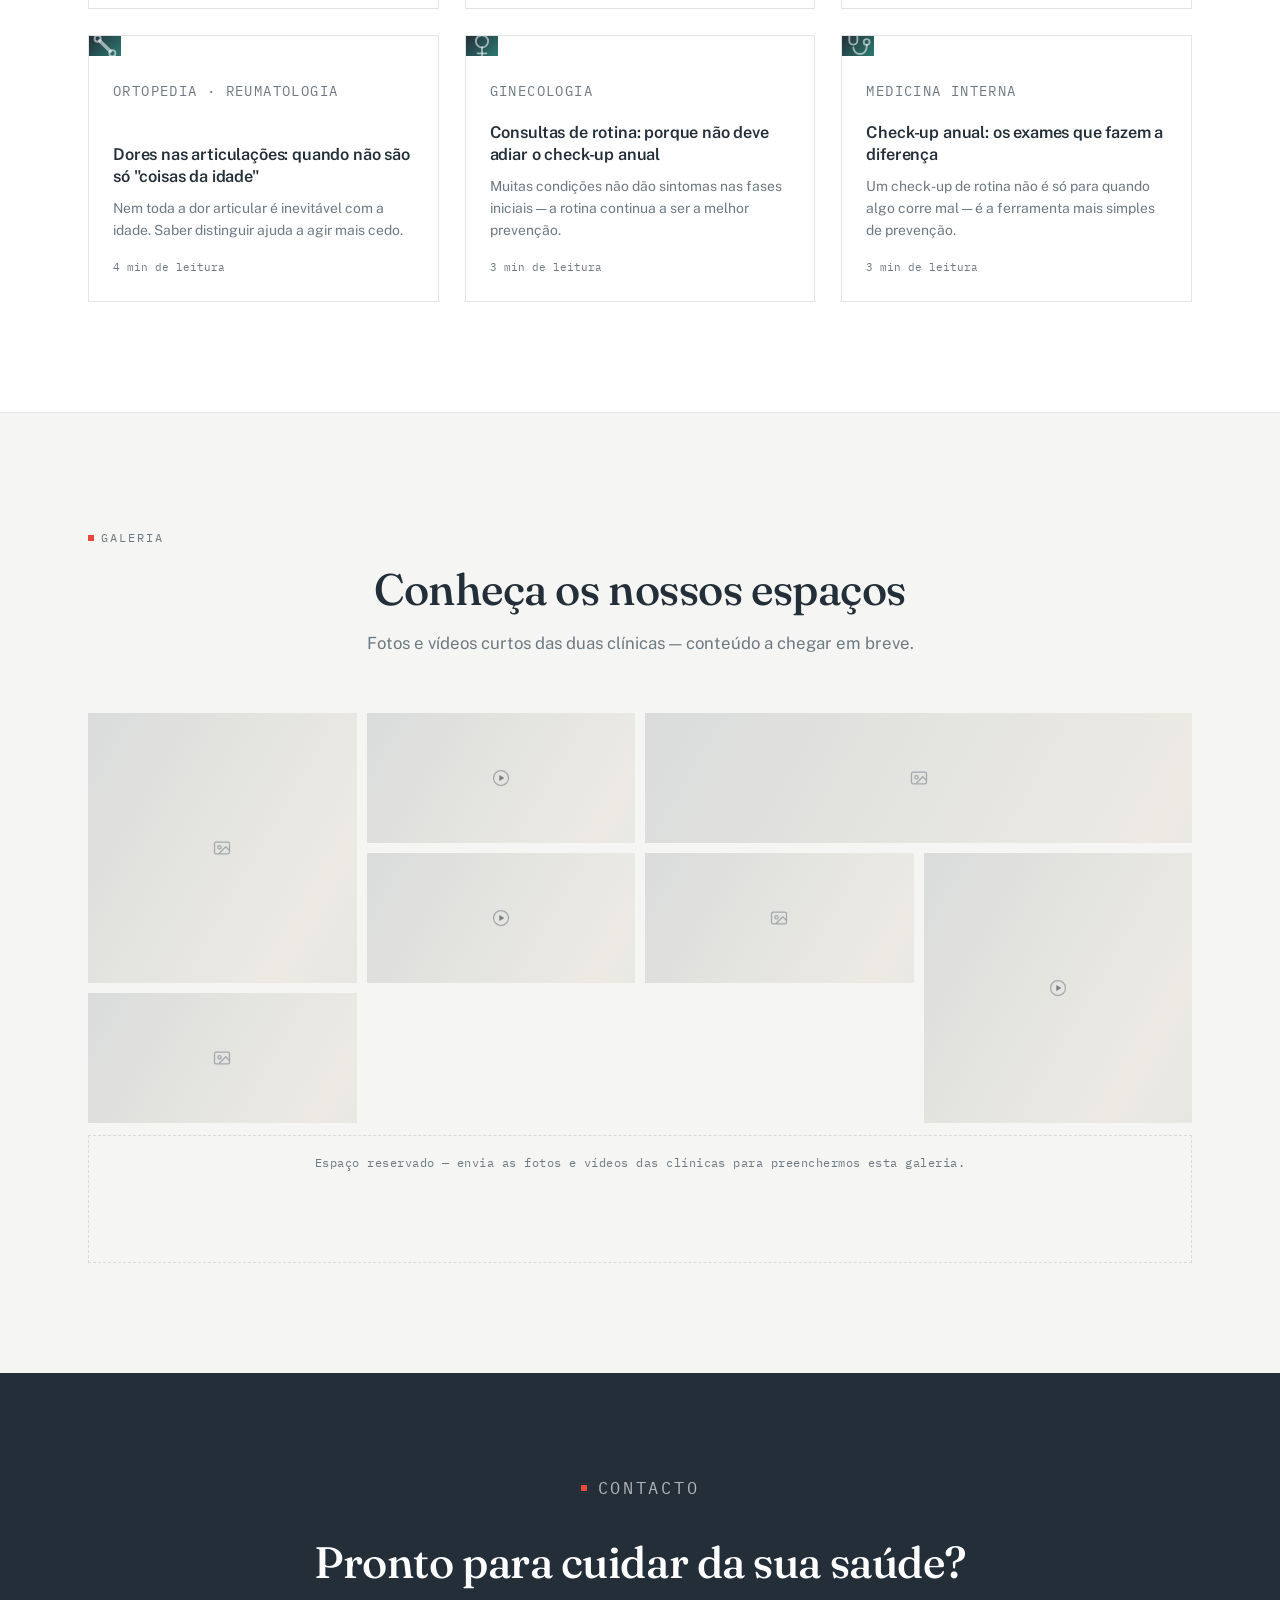
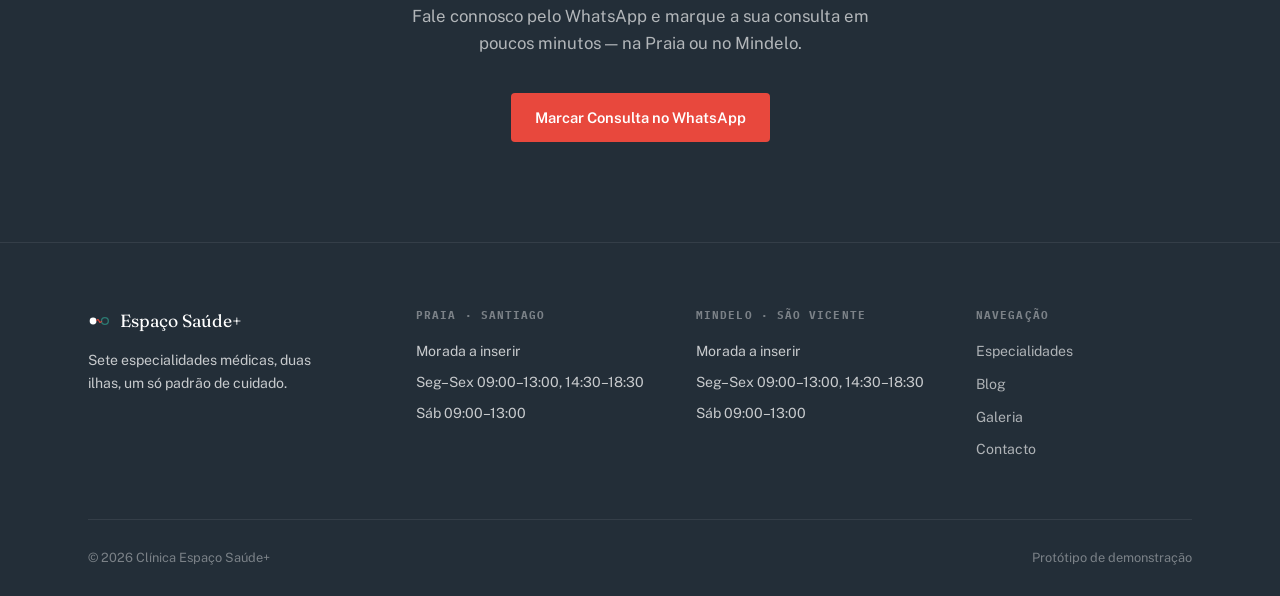
<file: clinica-espaco-saude.html>
<!DOCTYPE html>
<html lang="pt">
<head>
<meta charset="UTF-8">
<meta name="viewport" content="width=device-width, initial-scale=1.0">
<title>Clínica Espaço Saúde+ · Praia &amp; Mindelo</title>
<meta name="description" content="Sete especialidades médicas em duas ilhas de Cabo Verde. Marque a sua consulta na Praia ou no Mindelo.">

<link rel="preconnect" href="https://fonts.googleapis.com">
<link rel="preconnect" href="https://fonts.gstatic.com" crossorigin>
<link href="https://fonts.googleapis.com/css2?family=Fraunces:opsz,wght@9..144,440;9..144,500;9..144,600&family=Public+Sans:wght@400;500;600;700&family=IBM+Plex+Mono:wght@400;500&display=swap" rel="stylesheet">

<style>
/* ============ RESET ============ */
*,*::before,*::after{box-sizing:border-box;margin:0;padding:0;}
html{scroll-behavior:smooth;}
img,svg{display:block;max-width:100%;}
a{color:inherit;text-decoration:none;}
button{font:inherit;background:none;border:none;cursor:pointer;color:inherit;}
ul{list-style:none;}

/* ============ TOKENS ============ */
:root{
  --sinal:#E8483D;
  --sinal-2:#C93A30;
  --tinta:#232E38;
  --tinta-70:rgba(35,46,56,.7);
  --atlantico:#2C7A72;
  --atlantico-2:#20605A;
  --bruma:#F5F6F4;
  --papel:#FFFFFF;
  --neblina:#6D7982;
  --linha:rgba(35,46,56,.13);
  --radius:4px;
  --ease:cubic-bezier(.22,1,.36,1);
  --font-display:'Fraunces',Georgia,serif;
  --font-body:'Public Sans',-apple-system,BlinkMacSystemFont,'Segoe UI',sans-serif;
  --font-mono:'IBM Plex Mono','SFMono-Regular',Menlo,monospace;
}

/* ============ BASE ============ */
body{
  font-family:var(--font-body);
  background:var(--bruma);
  color:var(--tinta);
  line-height:1.6;
  overflow-x:hidden;
  -webkit-font-smoothing:antialiased;
}
h1,h2,h3{font-family:var(--font-display);font-weight:500;line-height:1.12;letter-spacing:-.01em;}
.container{max-width:1160px;margin:0 auto;padding:0 28px;}
.section{padding:110px 0;position:relative;}
.section--alt{background:var(--papel);border-top:1px solid var(--linha);border-bottom:1px solid var(--linha);}
.center{text-align:center;margin-left:auto;margin-right:auto;}

a:focus-visible,button:focus-visible{outline:2px solid var(--sinal);outline-offset:3px;border-radius:2px;}

/* Eyebrow / mono labels */
.eyebrow{
  font-family:var(--font-mono);font-size:.72rem;letter-spacing:.16em;text-transform:uppercase;
  color:var(--neblina);display:inline-flex;align-items:center;gap:.65em;margin-bottom:18px;
}
.eyebrow::before{content:'';width:6px;height:6px;background:var(--sinal);flex-shrink:0;}
.eyebrow.on-dark{color:rgba(255,255,255,.65);}
.eyebrow.on-dark::before{background:var(--sinal);}

h2{font-size:clamp(1.9rem,1.3rem + 2.4vw,2.75rem);margin-bottom:16px;}
.section-sub{color:var(--neblina);font-size:1.05rem;max-width:560px;margin-bottom:56px;}
.section-sub.center{margin-left:auto;margin-right:auto;}

/* ============ REVEAL ============ */
.reveal{opacity:0;transform:translateY(22px);transition:opacity .8s var(--ease),transform .8s var(--ease);}
.reveal-mask .mask-line{overflow:hidden;display:block;}
.reveal-mask .mask-line span{display:inline-block;transform:translateY(115%);transition:transform 1s var(--ease);}
.reveal-mask.in .mask-line span{transform:translateY(0);}
.reveal-mask .mask-line:nth-child(2) span{transition-delay:.12s;}
.reveal.in{opacity:1;transform:translateY(0);}

/* ============ PRELOADER ============ */
.preloader{position:fixed;inset:0;background:var(--tinta);z-index:999;display:flex;align-items:center;justify-content:center;transition:opacity .6s var(--ease),visibility .6s;}
.preloader svg{width:34px;height:34px;}
.preloader.done{opacity:0;visibility:hidden;}

/* ============ SCROLL PROGRESS ============ */
.scroll-progress{position:fixed;top:0;left:0;height:2px;background:var(--sinal);width:0%;z-index:200;transition:width .1s linear;}

/* ============ HEADER ============ */
.site-header{position:fixed;top:0;left:0;right:0;z-index:150;padding:22px 0;transition:padding .35s var(--ease),background .35s var(--ease),box-shadow .35s var(--ease);}
.site-header.scrolled{padding:14px 0;background:rgba(245,246,244,.86);backdrop-filter:blur(14px);-webkit-backdrop-filter:blur(14px);box-shadow:0 1px 0 var(--linha);}
.header-inner{display:flex;align-items:center;justify-content:space-between;gap:24px;}
.brand{display:flex;align-items:center;gap:10px;font-family:var(--font-display);font-size:1.15rem;font-weight:600;color:var(--tinta);}
.brand-mark{width:26px;height:26px;flex-shrink:0;}
.brand .plus{color:var(--sinal);}
.main-nav{display:flex;gap:36px;font-size:.92rem;font-weight:500;}
.main-nav a{position:relative;padding:4px 0;}
.main-nav a::after{content:'';position:absolute;left:0;bottom:0;width:0;height:1px;background:var(--sinal);transition:width .3s var(--ease);}
.main-nav a:hover::after{width:100%;}
.btn{display:inline-flex;align-items:center;justify-content:center;gap:8px;padding:13px 24px;border-radius:var(--radius);font-size:.92rem;font-weight:600;transition:transform .3s var(--ease),background .3s var(--ease),box-shadow .3s var(--ease);white-space:nowrap;}
.btn-primary{background:var(--sinal);color:#fff;}
.btn-primary:hover{background:var(--sinal-2);transform:translateY(-2px);box-shadow:0 10px 24px -8px rgba(232,72,61,.5);}
.btn-ghost{border:1px solid var(--linha);color:var(--tinta);}
.btn-ghost:hover{border-color:var(--tinta);}
.btn-light{background:#fff;color:var(--tinta);}
.btn-light:hover{transform:translateY(-2px);box-shadow:0 10px 24px -8px rgba(0,0,0,.3);}
.btn-sm{padding:10px 18px;font-size:.85rem;}
.header-cta{display:inline-flex;}
.menu-toggle{display:none;flex-direction:column;gap:5px;width:26px;}
.menu-toggle span{height:2px;background:var(--tinta);width:100%;transition:transform .3s var(--ease),opacity .3s var(--ease);}
.menu-toggle.active span:nth-child(1){transform:translateY(7px) rotate(45deg);}
.menu-toggle.active span:nth-child(2){opacity:0;}
.menu-toggle.active span:nth-child(3){transform:translateY(-7px) rotate(-45deg);}
.mobile-nav{display:none;flex-direction:column;gap:2px;background:var(--papel);border-top:1px solid var(--linha);max-height:0;overflow:hidden;transition:max-height .4s var(--ease);}
.mobile-nav.open{max-height:400px;}
.mobile-nav a{padding:16px 28px;border-bottom:1px solid var(--linha);font-size:.95rem;}
.mobile-nav .btn{margin:16px 28px;}

/* ============ HERO ============ */
.hero{position:relative;padding:168px 0 90px;overflow:hidden;}
.hero-rings{position:absolute;top:-180px;right:-160px;width:640px;height:640px;pointer-events:none;}
.hero-rings circle{fill:none;stroke:var(--tinta);stroke-opacity:.06;}
@media (prefers-reduced-motion:no-preference){
  .hero-rings{animation:breathe 9s ease-in-out infinite;}
}
@keyframes breathe{0%,100%{transform:scale(1);}50%{transform:scale(1.035);}}

.hero-inner{position:relative;max-width:680px;}
.hero h1{font-size:clamp(2.5rem,1.7rem + 3.6vw,4.4rem);margin-bottom:22px;}
.hero h1 em{font-style:normal;color:var(--sinal);}
.hero-sub{font-size:1.15rem;color:var(--neblina);max-width:520px;margin-bottom:44px;}
.hero-sub strong{color:var(--tinta);font-weight:600;}

/* Island switch — signature element */
.island-switch{display:flex;align-items:center;gap:0;margin-bottom:36px;max-width:420px;}
.island-node{display:flex;flex-direction:column;align-items:center;gap:10px;flex-shrink:0;padding:6px;border-radius:50%;transition:transform .3s var(--ease);}
.island-node:hover{transform:translateY(-2px);}
.node-dot{width:22px;height:22px;border-radius:50%;border:2px solid var(--tinta);background:transparent;transition:background .35s var(--ease),border-color .35s var(--ease),transform .35s var(--ease);}
.island-node[data-city-pill="mindelo"] .node-dot{border-color:var(--atlantico);}
.island-node.active .node-dot{transform:scale(1.1);}
.island-node[data-city-pill="praia"].active .node-dot{background:var(--tinta);}
.island-node[data-city-pill="mindelo"].active .node-dot{background:var(--atlantico);}
.node-label{font-family:var(--font-mono);font-size:.7rem;letter-spacing:.08em;text-transform:uppercase;text-align:center;color:var(--neblina);}
.node-label b{display:block;font-family:var(--font-body);font-size:.92rem;letter-spacing:0;text-transform:none;color:var(--tinta);font-weight:600;margin-bottom:1px;}
.island-link{position:relative;flex:1;height:40px;margin:0 4px 26px;}
.island-link svg{width:100%;height:100%;overflow:visible;}
.link-path{fill:none;stroke:url(#linkGradient);stroke-width:1.4;stroke-dasharray:4 5;}
.pulse-dot{position:absolute;top:0;left:0;width:7px;height:7px;margin-top:-3.5px;margin-left:-3.5px;border-radius:50%;background:var(--sinal);box-shadow:0 0 0 4px rgba(232,72,61,.18);opacity:0;}
@media (prefers-reduced-motion:no-preference){
  .pulse-dot{offset-path:path('M4,20 C60,3 140,3 196,20');animation:travel 3.4s ease-in-out infinite;}
}
@keyframes travel{0%{offset-distance:0%;opacity:0;}8%{opacity:1;}92%{opacity:1;}100%{offset-distance:100%;opacity:0;}}

.status-badge{display:inline-flex;align-items:center;gap:10px;font-family:var(--font-mono);font-size:.78rem;letter-spacing:.06em;color:var(--neblina);margin-bottom:28px;padding:8px 14px 8px 10px;border:1px solid var(--linha);border-radius:100px;}
.status-badge .dot{width:7px;height:7px;border-radius:50%;background:var(--neblina);transition:background .3s;}
.status-badge.is-open .dot{background:#2E9E5B;box-shadow:0 0 0 3px rgba(46,158,91,.18);}
.status-badge:not(.is-open) .dot{background:var(--sinal);}
.status-badge .open-text{color:var(--tinta);font-weight:500;}
.status-badge .sep{opacity:.4;}

.hero-actions{display:flex;flex-wrap:wrap;gap:14px;}

.stats{display:flex;gap:52px;margin-top:88px;padding-top:36px;border-top:1px solid var(--linha);max-width:680px;}
.stat-num{font-family:var(--font-mono);font-size:2.2rem;font-weight:500;color:var(--tinta);display:block;}
.stat-label{font-family:var(--font-mono);font-size:.68rem;letter-spacing:.1em;text-transform:uppercase;color:var(--neblina);}

/* ============ SPECIALTIES ============ */
.spec-grid{display:grid;grid-template-columns:repeat(4,1fr);gap:1px;background:var(--linha);border:1px solid var(--linha);}
.spec-card{position:relative;background:var(--papel);padding:36px 28px;transition:background .3s var(--ease),transform .3s var(--ease);}
.spec-card:hover{background:var(--bruma);}
.spec-card svg{width:26px;height:26px;stroke:var(--tinta);margin-bottom:22px;transition:stroke .3s var(--ease);}
.spec-card:hover svg{stroke:var(--sinal);}
.spec-card h3{font-family:var(--font-body);font-size:1.02rem;font-weight:600;margin-bottom:8px;}
.spec-card p{font-size:.9rem;color:var(--neblina);}
.card-index{position:absolute;top:22px;right:24px;font-family:var(--font-mono);font-size:.72rem;color:var(--neblina);opacity:.45;}
@media (prefers-reduced-motion:no-preference){
  .spec-card svg{animation:floatIcon 5s ease-in-out infinite;}
  .spec-card:nth-child(2n) svg{animation-duration:6s;animation-delay:.4s;}
  .spec-card:nth-child(3n) svg{animation-delay:.9s;}
  .spec-card:nth-child(5n) svg{animation-duration:5.6s;}
}
@keyframes floatIcon{0%,100%{transform:translateY(0);}50%{transform:translateY(-5px);}}

/* ============ WHY ============ */
.why-grid{display:grid;grid-template-columns:.85fr 1.15fr;gap:64px;align-items:start;}
.why-text h2{margin-bottom:20px;}
.why-cards{display:flex;flex-direction:column;gap:1px;background:var(--linha);border:1px solid var(--linha);}
.why-card{background:var(--papel);padding:28px 30px;display:flex;gap:20px;align-items:flex-start;}
.why-card svg{width:22px;height:22px;stroke:var(--sinal);flex-shrink:0;margin-top:3px;}
.why-card h4{font-size:1rem;font-weight:600;margin-bottom:6px;}
.why-card p{font-size:.9rem;color:var(--neblina);}

/* ============ LOCATIONS ============ */
.island-switch.center{justify-self:center;margin:0 auto 64px;}
.location-panels{display:grid;grid-template-columns:1fr 1fr;gap:1px;background:var(--linha);border:1px solid var(--linha);}
.location-panel{background:var(--papel);padding:44px 40px;position:relative;border-top:3px solid var(--tinta);}
.location-panel[data-city-panel="mindelo"]{border-top-color:var(--atlantico);}
.loc-eyebrow{font-family:var(--font-mono);font-size:.7rem;letter-spacing:.12em;text-transform:uppercase;color:var(--neblina);margin-bottom:10px;}
.location-panel h3{font-family:var(--font-display);font-size:1.7rem;font-weight:500;margin-bottom:22px;}
.loc-row{display:flex;gap:14px;padding:16px 0;border-top:1px solid var(--linha);}
.loc-row:first-of-type{border-top:none;}
.loc-row svg{width:18px;height:18px;stroke:var(--neblina);flex-shrink:0;margin-top:2px;}
.loc-row .label{font-family:var(--font-mono);font-size:.68rem;letter-spacing:.08em;text-transform:uppercase;color:var(--neblina);margin-bottom:4px;}
.loc-row .val{font-size:.95rem;}
.tbd{font-family:var(--font-mono);font-size:.66rem;letter-spacing:.05em;text-transform:uppercase;color:var(--sinal-2);border:1px dashed rgba(232,72,61,.4);padding:2px 7px;border-radius:100px;margin-left:8px;white-space:nowrap;}
.loc-actions{display:flex;gap:12px;margin-top:26px;flex-wrap:wrap;}
.location-panel[data-city-panel="mindelo"] .btn-primary{background:var(--atlantico);}
.location-panel[data-city-panel="mindelo"] .btn-primary:hover{background:var(--atlantico-2);box-shadow:0 10px 24px -8px rgba(44,122,114,.5);}

/* ============ TESTIMONIALS ============ */
.testi-wrap{max-width:680px;margin:0 auto;position:relative;min-height:190px;}
.testi-slide{position:absolute;inset:0;opacity:0;transform:translateY(10px);transition:opacity .5s var(--ease),transform .5s var(--ease);pointer-events:none;}
.testi-slide.active{opacity:1;transform:translateY(0);pointer-events:auto;}
.testi-slide p{font-family:var(--font-display);font-size:1.35rem;font-weight:440;line-height:1.5;color:var(--tinta);margin-bottom:20px;}
.testi-meta{display:flex;align-items:center;gap:10px;font-size:.88rem;color:var(--neblina);}
.testi-dots{display:flex;gap:8px;justify-content:center;margin-top:40px;}
.testi-dot{width:6px;height:6px;border-radius:50%;background:var(--linha);transition:background .3s,transform .3s;}
.testi-dot.active{background:var(--sinal);transform:scale(1.3);}

/* ============ CTA BAND ============ */
.cta-band{background:var(--tinta);color:#fff;padding:100px 0;text-align:center;position:relative;overflow:hidden;}
.cta-band h2{color:#fff;}
.cta-band p{color:rgba(255,255,255,.65);max-width:460px;margin:0 auto 36px;font-size:1.05rem;}
.cta-inner{position:relative;}

/* ============ FOOTER ============ */
.site-footer{background:var(--tinta);color:rgba(255,255,255,.75);padding:64px 0 28px;border-top:1px solid rgba(255,255,255,.08);}
.footer-grid{display:grid;grid-template-columns:1.2fr 1fr 1fr .9fr;gap:40px;padding-bottom:48px;}
.footer-brand{display:flex;align-items:center;gap:10px;font-family:var(--font-display);font-size:1.1rem;color:#fff;margin-bottom:14px;}
.footer-brand svg{width:22px;height:22px;}
.footer-grid p{font-size:.88rem;line-height:1.6;max-width:240px;}
.footer-col h5{font-family:var(--font-mono);font-size:.68rem;letter-spacing:.1em;text-transform:uppercase;color:rgba(255,255,255,.4);margin-bottom:16px;}
.footer-col div{font-size:.88rem;margin-bottom:8px;}
.footer-col a{font-size:.88rem;display:block;margin-bottom:10px;opacity:.85;transition:opacity .3s;}
.footer-col a:hover{opacity:1;}
.footer-bottom{display:flex;justify-content:space-between;align-items:center;padding-top:28px;border-top:1px solid rgba(255,255,255,.08);font-size:.8rem;color:rgba(255,255,255,.4);flex-wrap:wrap;gap:12px;}

/* ============ FLOATING ELEMENTS ============ */
.whatsapp-float{position:fixed;bottom:26px;right:26px;width:56px;height:56px;border-radius:50%;background:#25D366;display:flex;align-items:center;justify-content:center;box-shadow:0 10px 30px -8px rgba(37,211,102,.55);z-index:320;transition:transform .3s var(--ease);}
.whatsapp-float:hover{transform:scale(1.08);}
.whatsapp-float svg{width:26px;height:26px;stroke:#fff;fill:none;}
.wa-ping{position:absolute;inset:0;border-radius:50%;border:2px solid #25D366;opacity:0;}
@media (prefers-reduced-motion:no-preference){
  .wa-ping{animation:ping 3.6s ease-out infinite;}
}
@keyframes ping{0%{transform:scale(1);opacity:.6;}80%{transform:scale(1.7);opacity:0;}100%{opacity:0;}}

.back-to-top{position:fixed;bottom:26px;right:94px;width:44px;height:44px;border-radius:50%;background:var(--papel);border:1px solid var(--linha);display:flex;align-items:center;justify-content:center;z-index:119;opacity:0;visibility:hidden;transform:translateY(8px);transition:all .3s var(--ease);}
.back-to-top.show{opacity:1;visibility:visible;transform:translateY(0);}
body.view-open .back-to-top{opacity:0;visibility:hidden;}
.back-to-top svg{width:16px;height:16px;stroke:var(--tinta);}

/* ============ SPEC-CARD AS BUTTON ============ */
.spec-card{text-align:left;width:100%;display:flex;flex-direction:column;align-items:flex-start;cursor:pointer;}
.card-link{font-family:var(--font-mono);font-size:.72rem;letter-spacing:.06em;text-transform:uppercase;color:var(--sinal);display:inline-flex;align-items:center;gap:6px;margin-top:16px;transition:gap .3s var(--ease);}
.card-link svg{width:12px;height:12px;stroke:var(--sinal);}
.spec-card:hover .card-link{gap:11px;}

/* ============ BLOG ============ */
.blog-grid{display:grid;grid-template-columns:repeat(3,1fr);gap:26px;}
.blog-card{text-align:left;cursor:pointer;background:var(--papel);border:1px solid var(--linha);overflow:hidden;display:flex;flex-direction:column;transition:border-color .3s var(--ease),transform .3s var(--ease),box-shadow .3s var(--ease);}
.blog-card:hover{border-color:var(--tinta);transform:translateY(-5px);box-shadow:0 24px 44px -24px rgba(35,46,56,.3);}
.blog-thumb{aspect-ratio:16/10;background:linear-gradient(135deg,var(--tinta),var(--atlantico));display:flex;align-items:center;justify-content:center;overflow:hidden;}
.blog-thumb svg{width:32px;height:32px;stroke:rgba(255,255,255,.55);transition:transform .5s var(--ease);}
.blog-card:hover .blog-thumb svg{transform:scale(1.15) rotate(-4deg);}
.blog-body{padding:24px;flex:1;display:flex;flex-direction:column;}
.blog-cat{font-family:var(--font-mono);font-size:.66rem;letter-spacing:.1em;text-transform:uppercase;color:var(--sinal-2);margin-bottom:10px;}
.blog-card h3{font-family:var(--font-body);font-size:1.02rem;font-weight:600;margin-bottom:10px;line-height:1.35;}
.blog-card p{font-size:.87rem;color:var(--neblina);margin-bottom:18px;flex:1;}
.blog-meta{font-family:var(--font-mono);font-size:.68rem;color:var(--neblina);display:flex;align-items:center;gap:8px;}

/* ============ GALLERY ============ */
.gallery-grid{display:grid;grid-template-columns:repeat(4,1fr);grid-auto-rows:130px;grid-auto-flow:dense;gap:10px;}
.gallery-tile{position:relative;background:linear-gradient(120deg,var(--linha) 0%,#eceae3 45%,var(--linha) 85%);background-size:220% 100%;display:flex;align-items:center;justify-content:center;}
@media (prefers-reduced-motion:no-preference){.gallery-tile{animation:shimmer 4.5s ease-in-out infinite;}}
.gallery-tile:nth-child(3n+2){animation-delay:.5s;}
.gallery-tile:nth-child(3n+3){animation-delay:1s;}
@keyframes shimmer{0%{background-position:220% 0;}100%{background-position:-220% 0;}}
.gallery-tile svg{width:20px;height:20px;stroke:var(--neblina);opacity:.55;}
.gallery-tile.tall{grid-row:span 2;}
.gallery-tile.wide{grid-column:span 2;}
.gallery-note{grid-column:1/-1;text-align:center;padding:18px;font-family:var(--font-mono);font-size:.74rem;color:var(--neblina);letter-spacing:.04em;border:1px dashed var(--linha);margin-top:2px;}

/* ============ DETAIL VIEW SYSTEM ============ */
.view--detail{position:fixed;inset:0;background:var(--bruma);z-index:300;overflow-y:auto;opacity:0;visibility:hidden;-webkit-overflow-scrolling:touch;}
.view--detail.active{opacity:1;visibility:visible;}
body.view-open{overflow:hidden;}

.detail-topbar{position:sticky;top:0;z-index:10;display:flex;justify-content:space-between;align-items:center;padding:20px 28px;background:rgba(245,246,244,.88);backdrop-filter:blur(14px);-webkit-backdrop-filter:blur(14px);border-bottom:1px solid var(--linha);}
.detail-back{display:inline-flex;align-items:center;gap:8px;font-weight:600;font-size:.9rem;}
.detail-back svg{width:16px;height:16px;stroke:var(--tinta);transition:transform .3s var(--ease);}
.detail-back:hover svg{transform:translateX(-4px);}

.detail-hero{position:relative;padding:72px 0 60px;overflow:hidden;}
.aurora{position:absolute;inset:-30% -10% auto -10%;height:130%;z-index:0;filter:blur(70px);opacity:.45;pointer-events:none;}
.aurora span{position:absolute;border-radius:50%;}
.aurora span:nth-child(1){width:320px;height:320px;background:var(--sinal);top:0;left:6%;}
.aurora span:nth-child(2){width:280px;height:280px;background:var(--atlantico);top:60px;right:8%;}
.aurora span:nth-child(3){width:260px;height:260px;background:var(--tinta);bottom:0;left:36%;}
@media (prefers-reduced-motion:no-preference){
  .aurora span:nth-child(1){animation:drift1 14s ease-in-out infinite;}
  .aurora span:nth-child(2){animation:drift2 17s ease-in-out infinite;}
  .aurora span:nth-child(3){animation:drift3 20s ease-in-out infinite;}
}
@keyframes drift1{0%,100%{transform:translate(0,0);}50%{transform:translate(36px,26px);}}
@keyframes drift2{0%,100%{transform:translate(0,0);}50%{transform:translate(-28px,34px);}}
@keyframes drift3{0%,100%{transform:translate(0,0);}50%{transform:translate(20px,-26px);}}

.detail-hero-inner{position:relative;z-index:1;max-width:680px;}
.line-draw path{fill:none;stroke:var(--sinal);stroke-width:1.6;stroke-dasharray:170;stroke-dashoffset:170;}
.view--detail.active .line-draw path{animation:draw 1.1s var(--ease) .35s forwards;}
@keyframes draw{to{stroke-dashoffset:0;}}

/* Barra de transição ("wipe") ao abrir uma página de detalhe */
.wipe-bar{position:absolute;top:0;left:0;height:4px;width:100%;background:linear-gradient(90deg,var(--sinal),var(--atlantico));transform:scaleX(0);transform-origin:left;z-index:2;}
.view--detail.active .wipe-bar{animation:wipeIn .9s var(--ease) forwards;}
@keyframes wipeIn{0%{transform:scaleX(0);opacity:1;}55%{transform:scaleX(1);opacity:1;}100%{transform:scaleX(1);opacity:0;}}

/* Revelação de título em máscara (páginas de detalhe) */
.detail-hero-inner .mask-line{overflow:hidden;display:block;}
.detail-hero-inner .mask-line span{display:inline-block;transform:translateY(115%);}
.view--detail.active .detail-hero-inner .mask-line span{animation:maskReveal .9s var(--ease) .38s forwards;}
@keyframes maskReveal{to{transform:translateY(0);}}

.cascade>*{opacity:0;transform:translateY(14px);transition:opacity .55s var(--ease),transform .55s var(--ease);}
.view--detail.active .cascade>*{opacity:1;transform:translateY(0);}
.view--detail.active .cascade>*:nth-child(1){transition-delay:.15s;}
.view--detail.active .cascade>*:nth-child(2){transition-delay:.3s;}
.cascade>h1{opacity:1;transform:none;}
.view--detail.active .cascade>*:nth-child(4){transition-delay:.55s;}

.detail-body{padding:52px 0 100px;}

.detail-columns{display:grid;grid-template-columns:1fr 1fr;gap:56px;}
.detail-columns h4{font-family:var(--font-body);font-size:1rem;font-weight:600;margin-bottom:18px;}
.check-list li{display:flex;gap:12px;padding:12px 0;border-top:1px solid var(--linha);font-size:.92rem;}
.check-list li:first-child{border-top:none;}
.check-list li::before{content:'';width:6px;height:6px;background:var(--sinal);flex-shrink:0;margin-top:7px;}

.mini-article{display:block;border:1px solid var(--linha);padding:20px;transition:border-color .3s var(--ease);}
.mini-article:hover{border-color:var(--tinta);}
.mini-article h5{font-family:var(--font-body);font-size:.95rem;font-weight:600;margin-bottom:6px;}
.mini-article p{font-size:.85rem;color:var(--neblina);}

.article-body{max-width:640px;}
.article-body p{font-size:1.02rem;margin-bottom:20px;color:var(--tinta);}
.article-meta{font-family:var(--font-mono);font-size:.75rem;color:var(--neblina);display:flex;gap:10px;align-items:center;}

/* ============ RESPONSIVE ============ */
@media (max-width:900px){
  .main-nav,.header-cta{display:none;}
  .menu-toggle{display:flex;}
  .mobile-nav{display:flex;}
  .why-grid{grid-template-columns:1fr;gap:44px;}
  .spec-grid{grid-template-columns:repeat(2,1fr);}
  .location-panels{grid-template-columns:1fr;}
  .footer-grid{grid-template-columns:1fr 1fr;gap:32px;}
  .blog-grid{grid-template-columns:1fr 1fr;}
  .gallery-grid{grid-template-columns:repeat(3,1fr);grid-auto-rows:105px;}
  .detail-columns{grid-template-columns:1fr;gap:36px;}
}
@media (max-width:560px){
  .section{padding:76px 0;}
  .hero{padding:140px 0 70px;}
  .spec-grid{grid-template-columns:1fr;}
  .stats{gap:32px;flex-wrap:wrap;}
  .location-panel{padding:34px 26px;}
  .footer-grid{grid-template-columns:1fr;}
  .back-to-top{right:26px;bottom:92px;}
  .hero-rings{width:420px;height:420px;top:-120px;right:-140px;}
  .blog-grid{grid-template-columns:1fr;}
  .gallery-grid{grid-template-columns:repeat(2,1fr);}
  .gallery-tile.wide{grid-column:span 2;}
  .detail-topbar{padding:16px 20px;}
  .detail-body{padding:40px 0 80px;}
}
</style>
</head>
<body>

<div class="preloader">
  <svg viewBox="0 0 40 40"><circle cx="10" cy="20" r="6" fill="#E8483D"/><circle cx="30" cy="20" r="6" fill="none" stroke="#fff" stroke-width="2"/><path d="M16,20 C20,12 20,28 24,20" fill="none" stroke="#fff" stroke-width="1.4" stroke-dasharray="3 3"/></svg>
</div>

<div class="scroll-progress"></div>

<header class="site-header">
  <div class="container header-inner">
    <a href="#home" class="brand">
      <svg class="brand-mark" viewBox="0 0 26 26"><circle cx="6" cy="13" r="4" fill="#232E38"/><circle cx="20" cy="13" r="4" fill="none" stroke="#2C7A72" stroke-width="1.6"/><path d="M10,13 C13,7 13,19 16,13" fill="none" stroke="#E8483D" stroke-width="1.3"/></svg>
      Espaço Saúde<span class="plus">+</span>
    </a>
    <nav class="main-nav">
      <a href="#especialidades">Especialidades</a>
      <a href="#blog">Blog</a>
      <a href="#galeria">Galeria</a>
      <a href="#contacto">Contacto</a>
    </nav>
    <a href="#" class="btn btn-primary btn-sm header-cta" data-city-wa target="_blank" rel="noopener">Marcar Consulta</a>
    <button class="menu-toggle" aria-label="Abrir menu" aria-expanded="false"><span></span><span></span><span></span></button>
  </div>
  <div class="mobile-nav">
    <a href="#especialidades">Especialidades</a>
    <a href="#blog">Blog</a>
    <a href="#galeria">Galeria</a>
    <a href="#contacto">Contacto</a>
    <a href="#" class="btn btn-primary" data-city-wa target="_blank" rel="noopener">Marcar Consulta</a>
  </div>
</header>

<main>

  <!-- ============ HERO ============ -->
  <section class="hero" id="home">
    <svg class="hero-rings" viewBox="0 0 640 640" aria-hidden="true">
      <circle cx="320" cy="320" r="140"/><circle cx="320" cy="320" r="220"/><circle cx="320" cy="320" r="300"/>
    </svg>
    <div class="container">
      <div class="hero-inner">
        <p class="eyebrow reveal">Clínica Espaço Saúde+ — Santiago · São Vicente</p>
        <h1 class="reveal-mask"><span class="mask-line"><span>Duas ilhas.</span></span><span class="mask-line"><span>Um só <em>batimento</em>.</span></span></h1>
        <p class="hero-sub reveal">Sete especialidades médicas com o mesmo padrão de cuidado — esteja em <strong data-city-label>Praia</strong> ou no Mindelo.</p>

        <div class="island-switch reveal" role="group" aria-label="Escolher clínica">
          <button class="island-node active" data-city-pill="praia" aria-pressed="true">
            <span class="node-dot"></span>
            <span class="node-label"><b>Praia</b>Santiago</span>
          </button>
          <div class="island-link" aria-hidden="true">
            <svg viewBox="0 0 200 40" preserveAspectRatio="none">
              <defs>
                <linearGradient id="linkGradient" x1="0" y1="0" x2="1" y2="0">
                  <stop offset="0" stop-color="#232E38"/>
                  <stop offset="1" stop-color="#2C7A72"/>
                </linearGradient>
              </defs>
              <path class="link-path" d="M4,20 C60,3 140,3 196,20"/>
            </svg>
            <span class="pulse-dot"></span>
          </div>
          <button class="island-node" data-city-pill="mindelo" aria-pressed="false">
            <span class="node-dot"></span>
            <span class="node-label"><b>Mindelo</b>São Vicente</span>
          </button>
        </div>

        <div class="status-badge reveal" aria-live="polite">
          <span class="dot"></span>
          <span class="open-text">A verificar horário…</span>
          <span class="sep">·</span>
          <span class="open-sub"></span>
        </div>

        <div class="hero-actions reveal">
          <a href="#" class="btn btn-primary" data-city-wa target="_blank" rel="noopener">Marcar no WhatsApp</a>
          <a href="#especialidades" class="btn btn-ghost">Ver especialidades</a>
        </div>

        <div class="stats reveal">
          <div class="stat"><span class="stat-num" data-count="7">0</span><span class="stat-label">Especialidades</span></div>
          <div class="stat"><span class="stat-num" data-count="2">0</span><span class="stat-label">Ilhas</span></div>
          <div class="stat"><span class="stat-num" data-count="6">0</span><span class="stat-label">Dias por semana</span></div>
        </div>
      </div>
    </div>
  </section>

  <!-- ============ ESPECIALIDADES ============ -->
  <section class="section section--alt" id="especialidades">
    <div class="container">
      <p class="eyebrow reveal center">Sete especialidades</p>
      <h2 class="reveal center">Cuidados especializados, sob o mesmo teto</h2>
      <p class="section-sub reveal center">Disponíveis nas duas clínicas, com o mesmo rigor clínico.</p>
    </div>
    <div class="container">
      <div class="spec-grid">
        <button class="spec-card reveal" type="button" data-specialty="oftalmologia">
          <span class="card-index">01</span>
          <svg viewBox="0 0 24 24" fill="none" stroke-width="1.6" stroke-linecap="round" stroke-linejoin="round"><path d="M2 12s4-7 10-7 10 7 10 7-4 7-10 7-10-7-10-7z"/><circle cx="12" cy="12" r="3"/></svg>
          <h3>Oftalmologia</h3><p>Cuidados completos da visão, do diagnóstico ao acompanhamento.</p>
          <span class="card-link">Ver especialidade <svg viewBox="0 0 24 24" fill="none" stroke-width="2" stroke-linecap="round" stroke-linejoin="round"><path d="M5 12h14M13 6l6 6-6 6"/></svg></span>
        </button>
        <button class="spec-card reveal" type="button" data-specialty="medicina-interna">
          <span class="card-index">02</span>
          <svg viewBox="0 0 24 24" fill="none" stroke-width="1.6" stroke-linecap="round" stroke-linejoin="round"><path d="M5.5 3v5a3 3 0 0 0 6 0V3"/><path d="M8.5 13a5 5 0 0 0 10 0v-2"/><circle cx="18.5" cy="9" r="2.2"/></svg>
          <h3>Medicina Interna</h3><p>Diagnóstico e acompanhamento clínico geral, para todas as idades.</p>
          <span class="card-link">Ver especialidade <svg viewBox="0 0 24 24" fill="none" stroke-width="2" stroke-linecap="round" stroke-linejoin="round"><path d="M5 12h14M13 6l6 6-6 6"/></svg></span>
        </button>
        <button class="spec-card reveal" type="button" data-specialty="cardiologia">
          <span class="card-index">03</span>
          <svg viewBox="0 0 24 24" fill="none" stroke-width="1.6" stroke-linecap="round" stroke-linejoin="round"><path d="M12 20.3c-.3 0-.5-.1-.7-.3C7.8 17 4.3 13.7 4.3 10.1 4.3 7.4 6.4 5.2 9 5.2c1.3 0 2.5.6 3.2 1.6.8-1 2-1.6 3.3-1.6 2.6 0 4.7 2.2 4.7 4.9 0 3.6-3.5 6.9-7 10-.2.1-.4.2-.7.2z"/><path d="M4.6 12.2h3l1.8-3.6 2.6 6 1.8-4.4 1.7 2h3.2" stroke-width="1.3"/></svg>
          <h3>Cardiologia</h3><p>Avaliação e monitorização da saúde do coração.</p>
          <span class="card-link">Ver especialidade <svg viewBox="0 0 24 24" fill="none" stroke-width="2" stroke-linecap="round" stroke-linejoin="round"><path d="M5 12h14M13 6l6 6-6 6"/></svg></span>
        </button>
        <button class="spec-card reveal" type="button" data-specialty="pediatria">
          <span class="card-index">04</span>
          <svg viewBox="0 0 24 24" fill="none" stroke-width="1.6" stroke-linecap="round" stroke-linejoin="round"><circle cx="12" cy="7.2" r="3"/><path d="M6 21v-2.2a6 6 0 0 1 12 0V21"/></svg>
          <h3>Pediatria</h3><p>Acompanhamento do crescimento e saúde dos mais pequenos.</p>
          <span class="card-link">Ver especialidade <svg viewBox="0 0 24 24" fill="none" stroke-width="2" stroke-linecap="round" stroke-linejoin="round"><path d="M5 12h14M13 6l6 6-6 6"/></svg></span>
        </button>
        <button class="spec-card reveal" type="button" data-specialty="ortopedia">
          <span class="card-index">05</span>
          <svg viewBox="0 0 24 24" fill="none" stroke-width="1.6" stroke-linecap="round" stroke-linejoin="round"><circle cx="6.5" cy="6.5" r="2.3"/><circle cx="17.5" cy="17.5" r="2.3"/><line x1="8" y1="8" x2="16" y2="16" stroke-width="3.2"/></svg>
          <h3>Ortopedia</h3><p>Saúde dos ossos, articulações e do sistema músculo-esquelético.</p>
          <span class="card-link">Ver especialidade <svg viewBox="0 0 24 24" fill="none" stroke-width="2" stroke-linecap="round" stroke-linejoin="round"><path d="M5 12h14M13 6l6 6-6 6"/></svg></span>
        </button>
        <button class="spec-card reveal" type="button" data-specialty="reumatologia">
          <span class="card-index">06</span>
          <svg viewBox="0 0 24 24" fill="none" stroke-width="1.6" stroke-linecap="round" stroke-linejoin="round"><path d="M8 16.5c0-4.2 1.9-7.4 4-7.4s4 3.2 4 7.4"/><circle cx="8" cy="16.5" r="1.4"/><circle cx="16" cy="16.5" r="1.4"/></svg>
          <h3>Reumatologia</h3><p>Diagnóstico e tratamento de doenças reumáticas e autoimunes.</p>
          <span class="card-link">Ver especialidade <svg viewBox="0 0 24 24" fill="none" stroke-width="2" stroke-linecap="round" stroke-linejoin="round"><path d="M5 12h14M13 6l6 6-6 6"/></svg></span>
        </button>
        <button class="spec-card reveal" type="button" data-specialty="ginecologia">
          <span class="card-index">07</span>
          <svg viewBox="0 0 24 24" fill="none" stroke-width="1.6" stroke-linecap="round" stroke-linejoin="round"><circle cx="12" cy="8.5" r="4.6"/><line x1="12" y1="13.1" x2="12" y2="21"/><line x1="8.7" y1="17.5" x2="15.3" y2="17.5"/></svg>
          <h3>Ginecologia</h3><p>Cuidados de saúde da mulher, em todas as fases da vida.</p>
          <span class="card-link">Ver especialidade <svg viewBox="0 0 24 24" fill="none" stroke-width="2" stroke-linecap="round" stroke-linejoin="round"><path d="M5 12h14M13 6l6 6-6 6"/></svg></span>
        </button>
        <div class="spec-card reveal" style="display:flex;flex-direction:column;justify-content:center;background:var(--tinta);">
          <p style="font-family:var(--font-display);font-size:1.25rem;color:#fff;font-weight:500;line-height:1.35;margin-bottom:14px;">Precisa de mais do que uma opinião?</p>
          <a href="#" class="btn btn-light btn-sm" data-city-wa target="_blank" rel="noopener" style="align-self:flex-start;">Falar com a clínica</a>
        </div>
      </div>
    </div>
  </section>

  <!-- ============ WHY ============ -->
  <section class="section">
    <div class="container why-grid">
      <div class="why-text reveal">
        <p class="eyebrow">Porquê a Espaço Saúde+</p>
        <h2>Mesmo padrão, esteja em que ilha estiver.</h2>
        <p class="section-sub" style="margin-bottom:0;">Não é preciso escolher entre proximidade e qualidade — a nossa equipa segue o mesmo protocolo de cuidado na Praia e no Mindelo.</p>
      </div>
      <div class="why-cards">
        <div class="why-card reveal">
          <svg viewBox="0 0 24 24" fill="none" stroke-width="1.6" stroke-linecap="round" stroke-linejoin="round"><circle cx="8" cy="8.5" r="3"/><circle cx="16" cy="8.5" r="3"/><path d="M2.5 19c0-3.3 2.5-5.5 5.5-5.5M21.5 19c0-3.3-2.5-5.5-5.5-5.5"/></svg>
          <div><h4>Equipa multidisciplinar</h4><p>Sete especialidades sob o mesmo teto, com encaminhamento simples entre médicos.</p></div>
        </div>
        <div class="why-card reveal">
          <svg viewBox="0 0 24 24" fill="none" stroke-width="1.6" stroke-linecap="round" stroke-linejoin="round"><path d="M12 21s7-6.4 7-11.8A7 7 0 1 0 5 9.2C5 14.6 12 21 12 21z"/><circle cx="12" cy="9" r="2.4"/></svg>
          <div><h4>Duas ilhas, uma só clínica</h4><p>O mesmo rigor clínico e acolhimento em Santiago e em São Vicente.</p></div>
        </div>
        <div class="why-card reveal">
          <svg viewBox="0 0 24 24" fill="none" stroke-width="1.6" stroke-linecap="round" stroke-linejoin="round"><rect x="3" y="5" width="18" height="12" rx="3"/><path d="M8 21l3-4"/><circle cx="8" cy="11" r="1" fill="currentColor" stroke="none"/><circle cx="12" cy="11" r="1" fill="currentColor" stroke="none"/><circle cx="16" cy="11" r="1" fill="currentColor" stroke="none"/></svg>
          <div><h4>Marcação em minutos</h4><p>Sem chamadas nem filas — marque a sua consulta diretamente pelo WhatsApp.</p></div>
        </div>
      </div>
    </div>
  </section>

  <!-- ============ LOCATIONS ============ -->
  <section class="section section--alt" id="ilhas">
    <div class="container">
      <p class="eyebrow reveal center">Onde estamos</p>
      <h2 class="reveal center">Duas ilhas, um só padrão de cuidado</h2>
      <p class="section-sub center reveal">Escolha a sua clínica para ver morada, horário e contacto direto.</p>

      <div class="island-switch center reveal" role="group" aria-label="Escolher clínica" style="display:flex;">
        <button class="island-node active" data-city-pill="praia" aria-pressed="true">
          <span class="node-dot"></span><span class="node-label"><b>Praia</b>Santiago</span>
        </button>
        <div class="island-link" aria-hidden="true">
          <svg viewBox="0 0 200 40" preserveAspectRatio="none"><path class="link-path" d="M4,20 C60,3 140,3 196,20" stroke="url(#linkGradient)"/></svg>
          <span class="pulse-dot"></span>
        </div>
        <button class="island-node" data-city-pill="mindelo" aria-pressed="false">
          <span class="node-dot"></span><span class="node-label"><b>Mindelo</b>São Vicente</span>
        </button>
      </div>
    </div>

    <div class="container">
      <div class="location-panels">
        <div class="location-panel active" data-city-panel="praia">
          <p class="loc-eyebrow">Ilha de Santiago</p>
          <h3>Clínica da Praia</h3>
          <div class="loc-row">
            <svg viewBox="0 0 24 24" fill="none" stroke-width="1.6" stroke-linecap="round" stroke-linejoin="round"><path d="M12 21s7-6.4 7-11.8A7 7 0 1 0 5 9.2C5 14.6 12 21 12 21z"/><circle cx="12" cy="9" r="2.4"/></svg>
            <div><div class="label">Morada</div><div class="val">Morada a inserir, Cidade da Praia<span class="tbd">por confirmar</span></div></div>
          </div>
          <div class="loc-row">
            <svg viewBox="0 0 24 24" fill="none" stroke-width="1.6" stroke-linecap="round" stroke-linejoin="round"><rect x="3" y="4" width="18" height="17" rx="2"/><path d="M3 9h18M8 2v4M16 2v4"/></svg>
            <div><div class="label">Horário</div><div class="val">Seg–Sex 09:00–13:00 · 14:30–18:30<br>Sáb 09:00–13:00</div></div>
          </div>
          <div class="loc-row">
            <svg viewBox="0 0 24 24" fill="none" stroke-width="1.6" stroke-linecap="round" stroke-linejoin="round"><path d="M4 5h2l2.4 6-1.4 2.3a11 11 0 0 0 5.7 5.7l2.3-1.4 6 2.4v2a2 2 0 0 1-2.2 2A17 17 0 0 1 3 6.2 2 2 0 0 1 5 4z"/></svg>
            <div><div class="label">Telefone / WhatsApp</div><div class="val">+238 9XX XX XX<span class="tbd">por confirmar</span></div></div>
          </div>
          <div class="loc-actions">
            <a href="#" class="btn btn-primary" data-city-wa target="_blank" rel="noopener">Marcar na Praia</a>
            <a href="#" class="btn btn-ghost" data-city-map target="_blank" rel="noopener">Ver no mapa</a>
          </div>
        </div>

        <div class="location-panel" data-city-panel="mindelo">
          <p class="loc-eyebrow">Ilha de São Vicente</p>
          <h3>Clínica do Mindelo</h3>
          <div class="loc-row">
            <svg viewBox="0 0 24 24" fill="none" stroke-width="1.6" stroke-linecap="round" stroke-linejoin="round"><path d="M12 21s7-6.4 7-11.8A7 7 0 1 0 5 9.2C5 14.6 12 21 12 21z"/><circle cx="12" cy="9" r="2.4"/></svg>
            <div><div class="label">Morada</div><div class="val">Morada a inserir, Mindelo<span class="tbd">por confirmar</span></div></div>
          </div>
          <div class="loc-row">
            <svg viewBox="0 0 24 24" fill="none" stroke-width="1.6" stroke-linecap="round" stroke-linejoin="round"><rect x="3" y="4" width="18" height="17" rx="2"/><path d="M3 9h18M8 2v4M16 2v4"/></svg>
            <div><div class="label">Horário</div><div class="val">Seg–Sex 09:00–13:00 · 14:30–18:30<br>Sáb 09:00–13:00</div></div>
          </div>
          <div class="loc-row">
            <svg viewBox="0 0 24 24" fill="none" stroke-width="1.6" stroke-linecap="round" stroke-linejoin="round"><path d="M4 5h2l2.4 6-1.4 2.3a11 11 0 0 0 5.7 5.7l2.3-1.4 6 2.4v2a2 2 0 0 1-2.2 2A17 17 0 0 1 3 6.2 2 2 0 0 1 5 4z"/></svg>
            <div><div class="label">Telefone / WhatsApp</div><div class="val">+238 9XX XX XX<span class="tbd">por confirmar</span></div></div>
          </div>
          <div class="loc-actions">
            <a href="#" class="btn btn-primary" data-city-wa target="_blank" rel="noopener">Marcar no Mindelo</a>
            <a href="#" class="btn btn-ghost" data-city-map target="_blank" rel="noopener">Ver no mapa</a>
          </div>
        </div>
      </div>
    </div>
  </section>

  <!-- ============ TESTIMONIALS ============ -->
  <section class="section" id="depoimentos">
    <div class="container">
      <p class="eyebrow reveal center">Testemunhos</p>
      <h2 class="reveal center">O que dizem os nossos pacientes</h2>
      <div class="testi-wrap reveal">
        <div class="testi-slide active">
          <p>"Fui muito bem atendido, desde a marcação até à consulta. Recomendo a clínica sem hesitar."</p>
          <div class="testi-meta">Paciente · Praia <span class="tbd">ilustrativo</span></div>
        </div>
        <div class="testi-slide">
          <p>"Equipa atenciosa e profissional. Senti-me em boas mãos do início ao fim."</p>
          <div class="testi-meta">Paciente · Mindelo <span class="tbd">ilustrativo</span></div>
        </div>
        <div class="testi-slide">
          <p>"Consegui marcar consulta em poucos minutos pelo WhatsApp. Simples e rápido."</p>
          <div class="testi-meta">Paciente · Praia <span class="tbd">ilustrativo</span></div>
        </div>
      </div>
      <div class="testi-dots">
        <button class="testi-dot active" aria-label="Testemunho 1"></button>
        <button class="testi-dot" aria-label="Testemunho 2"></button>
        <button class="testi-dot" aria-label="Testemunho 3"></button>
      </div>
    </div>
  </section>

  <!-- ============ BLOG ============ -->
  <section class="section section--alt" id="blog">
    <div class="container">
      <p class="eyebrow reveal center">Blog</p>
      <h2 class="reveal center">Conteúdo para cuidar melhor de si</h2>
      <p class="section-sub center reveal">Artigos educativos para reconhecer sinais, tirar dúvidas e saber quando marcar consulta.</p>
    </div>
    <div class="container">
      <div class="blog-grid">
        <button class="blog-card reveal" type="button" data-article="oftalmologia-sinais">
          <div class="blog-thumb"><svg viewBox="0 0 24 24" fill="none" stroke-width="1.4" stroke-linecap="round" stroke-linejoin="round"><path d="M2 12s4-7 10-7 10 7 10 7-4 7-10 7-10-7-10-7z"/><circle cx="12" cy="12" r="3"/></svg></div>
          <div class="blog-body">
            <p class="blog-cat">Oftalmologia</p>
            <h3>5 sinais de que é hora de visitar o oftalmologista</h3>
            <p>A visão muda de forma tão gradual que é fácil não notar — estes sinais merecem atenção mais cedo.</p>
            <div class="blog-meta"><span>3 min de leitura</span></div>
          </div>
        </button>
        <button class="blog-card reveal" type="button" data-article="tensao-arterial">
          <div class="blog-thumb"><svg viewBox="0 0 24 24" fill="none" stroke-width="1.4" stroke-linecap="round" stroke-linejoin="round"><path d="M12 20.3c-.3 0-.5-.1-.7-.3C7.8 17 4.3 13.7 4.3 10.1 4.3 7.4 6.4 5.2 9 5.2c1.3 0 2.5.6 3.2 1.6.8-1 2-1.6 3.3-1.6 2.6 0 4.7 2.2 4.7 4.9 0 3.6-3.5 6.9-7 10-.2.1-.4.2-.7.2z"/></svg></div>
          <div class="blog-body">
            <p class="blog-cat">Cardiologia</p>
            <h3>Tensão arterial alta: o que precisa de saber</h3>
            <p>Chamam-lhe o "assassino silencioso" porque raramente dá sintomas — por isso a rotina de medição importa.</p>
            <div class="blog-meta"><span>4 min de leitura</span></div>
          </div>
        </button>
        <button class="blog-card reveal" type="button" data-article="calendario-pediatrico">
          <div class="blog-thumb"><svg viewBox="0 0 24 24" fill="none" stroke-width="1.4" stroke-linecap="round" stroke-linejoin="round"><circle cx="12" cy="7.2" r="3"/><path d="M6 21v-2.2a6 6 0 0 1 12 0V21"/></svg></div>
          <div class="blog-body">
            <p class="blog-cat">Pediatria</p>
            <h3>Calendário de consultas: acompanhar o crescimento do seu filho</h3>
            <p>As consultas de vigilância não são só sobre vacinas — acompanham cada fase do desenvolvimento.</p>
            <div class="blog-meta"><span>3 min de leitura</span></div>
          </div>
        </button>
        <button class="blog-card reveal" type="button" data-article="dores-articulares">
          <div class="blog-thumb"><svg viewBox="0 0 24 24" fill="none" stroke-width="1.4" stroke-linecap="round" stroke-linejoin="round"><circle cx="6.5" cy="6.5" r="2.3"/><circle cx="17.5" cy="17.5" r="2.3"/><line x1="8" y1="8" x2="16" y2="16" stroke-width="2.6"/></svg></div>
          <div class="blog-body">
            <p class="blog-cat">Ortopedia · Reumatologia</p>
            <h3>Dores nas articulações: quando não são só "coisas da idade"</h3>
            <p>Nem toda a dor articular é inevitável com a idade. Saber distinguir ajuda a agir mais cedo.</p>
            <div class="blog-meta"><span>4 min de leitura</span></div>
          </div>
        </button>
        <button class="blog-card reveal" type="button" data-article="checkup-ginecologico">
          <div class="blog-thumb"><svg viewBox="0 0 24 24" fill="none" stroke-width="1.4" stroke-linecap="round" stroke-linejoin="round"><circle cx="12" cy="8.5" r="4.6"/><line x1="12" y1="13.1" x2="12" y2="21"/><line x1="8.7" y1="17.5" x2="15.3" y2="17.5"/></svg></div>
          <div class="blog-body">
            <p class="blog-cat">Ginecologia</p>
            <h3>Consultas de rotina: porque não deve adiar o check-up anual</h3>
            <p>Muitas condições não dão sintomas nas fases iniciais — a rotina continua a ser a melhor prevenção.</p>
            <div class="blog-meta"><span>3 min de leitura</span></div>
          </div>
        </button>
        <button class="blog-card reveal" type="button" data-article="checkup-anual">
          <div class="blog-thumb"><svg viewBox="0 0 24 24" fill="none" stroke-width="1.4" stroke-linecap="round" stroke-linejoin="round"><path d="M5.5 3v5a3 3 0 0 0 6 0V3"/><path d="M8.5 13a5 5 0 0 0 10 0v-2"/><circle cx="18.5" cy="9" r="2.2"/></svg></div>
          <div class="blog-body">
            <p class="blog-cat">Medicina Interna</p>
            <h3>Check-up anual: os exames que fazem a diferença</h3>
            <p>Um check-up de rotina não é só para quando algo corre mal — é a ferramenta mais simples de prevenção.</p>
            <div class="blog-meta"><span>3 min de leitura</span></div>
          </div>
        </button>
      </div>
    </div>
  </section>

  <!-- ============ GALLERY ============ -->
  <section class="section" id="galeria">
    <div class="container">
      <p class="eyebrow reveal center">Galeria</p>
      <h2 class="reveal center">Conheça os nossos espaços</h2>
      <p class="section-sub center reveal">Fotos e vídeos curtos das duas clínicas — conteúdo a chegar em breve.</p>
      <div class="gallery-grid reveal">
        <div class="gallery-tile tall"><svg viewBox="0 0 24 24" fill="none" stroke-width="1.5" stroke-linecap="round" stroke-linejoin="round"><rect x="3" y="5" width="18" height="14" rx="2"/><circle cx="9" cy="11" r="2"/><path d="M21 15l-4.5-4.5L9 18"/></svg></div>
        <div class="gallery-tile"><svg viewBox="0 0 24 24" fill="none" stroke-width="1.5" stroke-linecap="round" stroke-linejoin="round"><circle cx="12" cy="12" r="9"/><path d="M10 8.5l6 3.5-6 3.5z" fill="currentColor" stroke="none"/></svg></div>
        <div class="gallery-tile wide"><svg viewBox="0 0 24 24" fill="none" stroke-width="1.5" stroke-linecap="round" stroke-linejoin="round"><rect x="3" y="5" width="18" height="14" rx="2"/><circle cx="9" cy="11" r="2"/><path d="M21 15l-4.5-4.5L9 18"/></svg></div>
        <div class="gallery-tile"><svg viewBox="0 0 24 24" fill="none" stroke-width="1.5" stroke-linecap="round" stroke-linejoin="round"><circle cx="12" cy="12" r="9"/><path d="M10 8.5l6 3.5-6 3.5z" fill="currentColor" stroke="none"/></svg></div>
        <div class="gallery-tile"><svg viewBox="0 0 24 24" fill="none" stroke-width="1.5" stroke-linecap="round" stroke-linejoin="round"><rect x="3" y="5" width="18" height="14" rx="2"/><circle cx="9" cy="11" r="2"/><path d="M21 15l-4.5-4.5L9 18"/></svg></div>
        <div class="gallery-tile tall"><svg viewBox="0 0 24 24" fill="none" stroke-width="1.5" stroke-linecap="round" stroke-linejoin="round"><circle cx="12" cy="12" r="9"/><path d="M10 8.5l6 3.5-6 3.5z" fill="currentColor" stroke="none"/></svg></div>
        <div class="gallery-tile"><svg viewBox="0 0 24 24" fill="none" stroke-width="1.5" stroke-linecap="round" stroke-linejoin="round"><rect x="3" y="5" width="18" height="14" rx="2"/><circle cx="9" cy="11" r="2"/><path d="M21 15l-4.5-4.5L9 18"/></svg></div>
        <div class="gallery-note">Espaço reservado — envia as fotos e vídeos das clínicas para preenchermos esta galeria.</div>
      </div>
    </div>
  </section>

  <!-- ============ CTA BAND ============ -->
  <section class="cta-band reveal" id="contacto">
    <div class="container cta-inner">
      <p class="eyebrow on-dark center">Contacto</p>
      <h2>Pronto para cuidar da sua saúde?</h2>
      <p>Fale connosco pelo WhatsApp e marque a sua consulta em poucos minutos — na Praia ou no Mindelo.</p>
      <a href="#" class="btn btn-primary" data-city-wa target="_blank" rel="noopener">Marcar Consulta no WhatsApp</a>
    </div>
  </section>

</main>

<footer class="site-footer">
  <div class="container">
    <div class="footer-grid">
      <div>
        <div class="footer-brand">
          <svg viewBox="0 0 26 26"><circle cx="6" cy="13" r="4" fill="#fff"/><circle cx="20" cy="13" r="4" fill="none" stroke="#2C7A72" stroke-width="1.6"/><path d="M10,13 C13,7 13,19 16,13" fill="none" stroke="#E8483D" stroke-width="1.3"/></svg>
          Espaço Saúde+
        </div>
        <p>Sete especialidades médicas, duas ilhas, um só padrão de cuidado.</p>
      </div>
      <div class="footer-col">
        <h5>Praia · Santiago</h5>
        <div>Morada a inserir</div>
        <div>Seg–Sex 09:00–13:00, 14:30–18:30</div>
        <div>Sáb 09:00–13:00</div>
      </div>
      <div class="footer-col">
        <h5>Mindelo · São Vicente</h5>
        <div>Morada a inserir</div>
        <div>Seg–Sex 09:00–13:00, 14:30–18:30</div>
        <div>Sáb 09:00–13:00</div>
      </div>
      <div class="footer-col">
        <h5>Navegação</h5>
        <a href="#especialidades">Especialidades</a>
        <a href="#blog">Blog</a>
        <a href="#galeria">Galeria</a>
        <a href="#contacto">Contacto</a>
      </div>
    </div>
    <div class="footer-bottom">
      <span>© <span class="year"></span> Clínica Espaço Saúde+</span>
      <span>Protótipo de demonstração</span>
    </div>
  </div>
</footer>

<a href="#" class="whatsapp-float" data-city-wa target="_blank" rel="noopener" aria-label="Contactar via WhatsApp">
  <span class="wa-ping"></span>
  <svg viewBox="0 0 24 24" stroke-width="1.7" stroke-linecap="round" stroke-linejoin="round"><path d="M12 3a9 9 0 0 0-7.8 13.5L3 21l4.6-1.2A9 9 0 1 0 12 3z"/><path d="M8.3 9.3c.3 2.4 2.4 5 4.8 5.8.6.2 1.2 0 1.5-.5l.4-.7c.2-.3.6-.4.9-.2l1.9.9c.3.1.5.5.4.8-.4 1.5-1.7 2.4-3.2 2.2-3.7-.4-7-3.8-7.4-7.4-.2-1.5.7-2.8 2.2-3.2.3-.1.7.1.8.4l.9 1.9c.1.3 0 .7-.2.9l-.7.4c-.5.3-.7.9-.5 1.5z" fill="#25D366" stroke="none"/></svg>
</a>

<button class="back-to-top" aria-label="Voltar ao topo">
  <svg viewBox="0 0 24 24" fill="none" stroke-width="2" stroke-linecap="round" stroke-linejoin="round"><path d="M12 19V5M5 12l7-7 7 7"/></svg>
</button>

<!-- ============ VIEW: SPECIALIST DETAIL ============ -->
<div class="view view--detail" id="view-specialist">
  <div class="detail-topbar">
    <button class="detail-back" data-close="view-specialist">
      <svg viewBox="0 0 24 24" fill="none" stroke-width="2" stroke-linecap="round" stroke-linejoin="round"><path d="M19 12H5M12 19l-7-7 7-7"/></svg>
      Voltar
    </button>
    <a href="#" class="btn btn-primary btn-sm" data-city-wa target="_blank" rel="noopener">Marcar Consulta</a>
  </div>
  <div class="detail-hero">
    <div class="wipe-bar" aria-hidden="true"></div>
    <div class="aurora" aria-hidden="true"><span></span><span></span><span></span></div>
    <div class="container">
      <div class="detail-hero-inner cascade">
        <p class="eyebrow" id="specialist-eyebrow">Especialidade</p>
        <svg class="line-draw" viewBox="0 0 120 20" aria-hidden="true"><path d="M2,14 L20,14 L26,4 L34,20 L40,10 L48,14 L118,14"/></svg>
        <h1 id="specialist-name-h1"></h1>
        <p class="hero-sub" id="specialist-desc" style="margin-bottom:0;">Descrição da especialidade.</p>
      </div>
    </div>
  </div>
  <div class="container detail-body">
    <div class="detail-columns">
      <div>
        <h4>Quando marcar consulta</h4>
        <ul class="check-list" id="specialist-when"></ul>
      </div>
      <div>
        <h4>Artigo relacionado</h4>
        <a href="#" class="mini-article" id="specialist-related"></a>
      </div>
    </div>
  </div>
</div>

<!-- ============ VIEW: ARTICLE DETAIL ============ -->
<div class="view view--detail" id="view-article">
  <div class="detail-topbar">
    <button class="detail-back" data-close="view-article">
      <svg viewBox="0 0 24 24" fill="none" stroke-width="2" stroke-linecap="round" stroke-linejoin="round"><path d="M19 12H5M12 19l-7-7 7-7"/></svg>
      Voltar
    </button>
    <a href="#" class="btn btn-primary btn-sm" data-city-wa target="_blank" rel="noopener">Marcar Consulta</a>
  </div>
  <div class="detail-hero">
    <div class="wipe-bar" aria-hidden="true"></div>
    <div class="aurora" aria-hidden="true"><span></span><span></span><span></span></div>
    <div class="container">
      <div class="detail-hero-inner cascade">
        <p class="eyebrow" id="article-tag">Categoria</p>
        <svg class="line-draw" viewBox="0 0 120 20" aria-hidden="true"><path d="M2,14 L20,14 L26,4 L34,20 L40,10 L48,14 L118,14"/></svg>
        <h1 id="article-title"></h1>
        <div class="article-meta"><span id="article-read">3 min de leitura</span><span>·</span><span id="article-cat">Categoria</span></div>
      </div>
    </div>
  </div>
  <div class="container detail-body">
    <div class="article-body" id="article-body"></div>
    <a href="#" class="btn btn-ghost" id="article-specialty-link">Ver especialidade relacionada</a>
  </div>
</div>

<script>
(function(){
  // ---------- Preloader ----------
  window.addEventListener('load', function(){
    setTimeout(function(){ document.querySelector('.preloader').classList.add('done'); }, 250);
  });

  // ---------- Scroll progress + header + back-to-top ----------
  var progress = document.querySelector('.scroll-progress');
  var header = document.querySelector('.site-header');
  var backToTop = document.querySelector('.back-to-top');
  window.addEventListener('scroll', function(){
    var h = document.documentElement;
    var scrolled = (h.scrollTop) / (h.scrollHeight - h.clientHeight) * 100;
    progress.style.width = scrolled + '%';
    header.classList.toggle('scrolled', h.scrollTop > 30);
    backToTop.classList.toggle('show', h.scrollTop > 700);
  }, {passive:true});
  backToTop.addEventListener('click', function(){ window.scrollTo({top:0, behavior:'smooth'}); });

  // ---------- Mobile menu ----------
  var menuBtn = document.querySelector('.menu-toggle');
  var mobileNav = document.querySelector('.mobile-nav');
  menuBtn.addEventListener('click', function(){
    var open = mobileNav.classList.toggle('open');
    menuBtn.classList.toggle('active', open);
    menuBtn.setAttribute('aria-expanded', open);
  });
  document.querySelectorAll('.mobile-nav a').forEach(function(a){
    a.addEventListener('click', function(){
      mobileNav.classList.remove('open');
      menuBtn.classList.remove('active');
    });
  });

  // ---------- Scroll reveal ----------
  var io = new IntersectionObserver(function(entries){
    entries.forEach(function(entry, i){
      if(entry.isIntersecting){
        entry.target.style.transitionDelay = (i % 4) * 70 + 'ms';
        entry.target.classList.add('in');
        io.unobserve(entry.target);
      }
    });
  }, {threshold:0.15});
  document.querySelectorAll('.reveal, .reveal-mask').forEach(function(el){ io.observe(el); });

  // ---------- Counters ----------
  function animateCount(el){
    var target = +el.dataset.count;
    var start = performance.now();
    var dur = 1200;
    function step(now){
      var p = Math.min((now-start)/dur, 1);
      var eased = 1 - Math.pow(1-p, 3);
      el.textContent = Math.floor(eased * target);
      if(p < 1) requestAnimationFrame(step); else el.textContent = target;
    }
    requestAnimationFrame(step);
  }
  var countIo = new IntersectionObserver(function(entries){
    entries.forEach(function(entry){
      if(entry.isIntersecting){ animateCount(entry.target); countIo.unobserve(entry.target); }
    });
  }, {threshold:0.5});
  document.querySelectorAll('.stat-num').forEach(function(el){ countIo.observe(el); });

  // ---------- City / island switch ----------
  var CITY_DATA = {
    praia:   { name:'Praia',   whatsapp:'2389990001', address:'Morada a inserir, Cidade da Praia' },
    mindelo: { name:'Mindelo', whatsapp:'2389990002', address:'Morada a inserir, Mindelo' }
  };
  function setCity(city){
    document.querySelectorAll('.island-node').forEach(function(b){
      var active = b.dataset.cityPill === city;
      b.classList.toggle('active', active);
      b.setAttribute('aria-pressed', active);
    });
    document.querySelectorAll('[data-city-panel]').forEach(function(p){
      p.classList.toggle('active', p.dataset.cityPanel === city);
    });
    document.querySelectorAll('[data-city-label]').forEach(function(s){ s.textContent = CITY_DATA[city].name; });
    document.querySelectorAll('[data-city-wa]').forEach(function(a){
      var msg = 'Olá! Gostaria de marcar uma consulta na Clínica Espaço Saúde+ (' + CITY_DATA[city].name + ').';
      a.href = 'https://wa.me/' + CITY_DATA[city].whatsapp + '?text=' + encodeURIComponent(msg);
    });
    document.querySelectorAll('[data-city-map]').forEach(function(a){
      a.href = 'https://www.google.com/maps/search/?api=1&query=' + encodeURIComponent(CITY_DATA[city].address);
    });
  }
  document.querySelectorAll('.island-node').forEach(function(b){
    b.addEventListener('click', function(){ setCity(b.dataset.cityPill); });
  });
  setCity('praia');

  // ---------- Open / closed status (Cabo Verde time) ----------
  function getCVTime(){
    var fmt = new Intl.DateTimeFormat('en-US', {timeZone:'Atlantic/Cape_Verde', hour12:false, weekday:'short', hour:'2-digit', minute:'2-digit'});
    var map = {};
    fmt.formatToParts(new Date()).forEach(function(p){ map[p.type] = p.value; });
    var weekdayIdx = {Sun:0, Mon:1, Tue:2, Wed:3, Thu:4, Fri:5, Sat:6};
    return { day: weekdayIdx[map.weekday], hour:+map.hour, minute:+map.minute };
  }
  function isOpenNow(){
    var t = getCVTime(); var mins = t.hour*60 + t.minute;
    if(t.day === 0) return false;
    if(t.day >= 1 && t.day <= 5) return (mins>=540 && mins<780) || (mins>=870 && mins<1110);
    if(t.day === 6) return mins>=540 && mins<780;
    return false;
  }
  function statusLabel(){
    var t = getCVTime(); var mins = t.hour*60 + t.minute; var open = isOpenNow();
    if(open){
      if(t.day>=1 && t.day<=5) return mins<780 ? 'fecha às 13:00, reabre 14:30' : 'fecha às 18:30';
      return 'fecha às 13:00';
    }
    if(t.day===0) return 'reabre segunda às 09:00';
    if(t.day>=1 && t.day<=5){
      if(mins<540) return 'abre hoje às 09:00';
      if(mins>=780 && mins<870) return 'reabre às 14:30';
      return t.day===5 ? 'reabre sábado às 09:00' : 'reabre amanhã às 09:00';
    }
    if(t.day===6) return mins<540 ? 'abre hoje às 09:00' : 'reabre segunda às 09:00';
    return '';
  }
  function updateStatus(){
    var open = isOpenNow(), label = statusLabel();
    document.querySelectorAll('.status-badge').forEach(function(b){
      b.classList.toggle('is-open', open);
      b.querySelector('.open-text').textContent = open ? 'Aberto agora' : 'Fechado agora';
      b.querySelector('.open-sub').textContent = label;
    });
  }
  updateStatus();
  setInterval(updateStatus, 60000);

  // ---------- Testimonial carousel ----------
  var slides = document.querySelectorAll('.testi-slide');
  var dots = document.querySelectorAll('.testi-dot');
  var tIndex = 0, tTimer;
  function showSlide(i){
    slides.forEach(function(s, idx){ s.classList.toggle('active', idx===i); });
    dots.forEach(function(d, idx){ d.classList.toggle('active', idx===i); });
    tIndex = i;
  }
  function resetTimer(){
    clearInterval(tTimer);
    tTimer = setInterval(function(){ showSlide((tIndex+1) % slides.length); }, 5000);
  }
  dots.forEach(function(d, idx){ d.addEventListener('click', function(){ showSlide(idx); resetTimer(); }); });
  resetTimer();

  // ---------- Footer year ----------
  document.querySelector('.year').textContent = new Date().getFullYear();

  // ---------- Dados: Especialidades ----------
  var SPECIALTIES = {
    oftalmologia: {
      name: 'Oftalmologia',
      order: '01',
      desc: 'Cuidamos da sua visão em todas as fases da vida — desde exames de rotina até ao acompanhamento de condições como glaucoma, cataratas ou alterações relacionadas com a diabetes.',
      icon: '<svg viewBox="0 0 24 24" fill="none" stroke-width="1.6" stroke-linecap="round" stroke-linejoin="round"><path d="M2 12s4-7 10-7 10 7 10 7-4 7-10 7-10-7-10-7z"/><circle cx="12" cy="12" r="3"/></svg>',
      when: ['Visão turva ao perto ou ao longe','Dores de cabeça frequentes associadas à leitura ou ecrãs','Sensibilidade à luz ou halos à noite','Historial familiar de glaucoma ou diabetes','Mais de um ano sem exame de rotina'],
      article: 'oftalmologia-sinais'
    },
    'medicina-interna': {
      name: 'Medicina Interna',
      order: '02',
      desc: 'O primeiro ponto de contacto para a maioria das questões de saúde do adulto — diagnóstico, acompanhamento de doenças crónicas e coordenação com outras especialidades quando necessário.',
      icon: '<svg viewBox="0 0 24 24" fill="none" stroke-width="1.6" stroke-linecap="round" stroke-linejoin="round"><path d="M5.5 3v5a3 3 0 0 0 6 0V3"/><path d="M8.5 13a5 5 0 0 0 10 0v-2"/><circle cx="18.5" cy="9" r="2.2"/></svg>',
      when: ['Check-up anual de rotina','Sintomas persistentes sem causa aparente','Acompanhamento de doenças crónicas','Preparação de exames antes de uma cirurgia','Necessidade de encaminhamento para outra especialidade'],
      article: 'checkup-anual'
    },
    cardiologia: {
      name: 'Cardiologia',
      order: '03',
      desc: 'Avaliação e acompanhamento da saúde do coração — da prevenção à gestão de condições como hipertensão, arritmias e colesterol elevado.',
      icon: '<svg viewBox="0 0 24 24" fill="none" stroke-width="1.6" stroke-linecap="round" stroke-linejoin="round"><path d="M12 20.3c-.3 0-.5-.1-.7-.3C7.8 17 4.3 13.7 4.3 10.1 4.3 7.4 6.4 5.2 9 5.2c1.3 0 2.5.6 3.2 1.6.8-1 2-1.6 3.3-1.6 2.6 0 4.7 2.2 4.7 4.9 0 3.6-3.5 6.9-7 10-.2.1-.4.2-.7.2z"/><path d="M4.6 12.2h3l1.8-3.6 2.6 6 1.8-4.4 1.7 2h3.2" stroke-width="1.3"/></svg>',
      when: ['Tensão arterial elevada em medições recentes','Palpitações ou batimentos irregulares','Falta de ar em esforços habituais','Historial familiar de doença cardíaca','Dor ou desconforto no peito'],
      article: 'tensao-arterial'
    },
    pediatria: {
      name: 'Pediatria',
      order: '04',
      desc: 'Acompanhamento do crescimento e desenvolvimento das crianças, desde o nascimento até à adolescência, em parceria próxima com os pais.',
      icon: '<svg viewBox="0 0 24 24" fill="none" stroke-width="1.6" stroke-linecap="round" stroke-linejoin="round"><circle cx="12" cy="7.2" r="3"/><path d="M6 21v-2.2a6 6 0 0 1 12 0V21"/></svg>',
      when: ['Consultas de vigilância de saúde infantil','Febre persistente ou recorrente','Preocupações com o desenvolvimento ou crescimento','Calendário de vacinação','Dúvidas sobre alimentação nas diferentes idades'],
      article: 'calendario-pediatrico'
    },
    ortopedia: {
      name: 'Ortopedia',
      order: '05',
      desc: 'Diagnóstico e tratamento de lesões e condições dos ossos, articulações, músculos e ligamentos — de entorses a dores crónicas.',
      icon: '<svg viewBox="0 0 24 24" fill="none" stroke-width="1.6" stroke-linecap="round" stroke-linejoin="round"><circle cx="6.5" cy="6.5" r="2.3"/><circle cx="17.5" cy="17.5" r="2.3"/><line x1="8" y1="8" x2="16" y2="16" stroke-width="3.2"/></svg>',
      when: ['Dor persistente numa articulação ou osso','Lesão desportiva ou queda recente','Limitação de movimento','Inchaço ou deformidade visível','Dor que interfere com o sono ou atividades diárias'],
      article: 'dores-articulares'
    },
    reumatologia: {
      name: 'Reumatologia',
      order: '06',
      desc: 'Diagnóstico e tratamento de doenças que afetam articulações, músculos e o sistema imunitário, como artrite reumatoide, lúpus e gota.',
      icon: '<svg viewBox="0 0 24 24" fill="none" stroke-width="1.6" stroke-linecap="round" stroke-linejoin="round"><path d="M8 16.5c0-4.2 1.9-7.4 4-7.4s4 3.2 4 7.4"/><circle cx="8" cy="16.5" r="1.4"/><circle cx="16" cy="16.5" r="1.4"/></svg>',
      when: ['Rigidez articular matinal com mais de 30 minutos','Inchaço em várias articulações','Fadiga persistente associada a dores articulares','Historial familiar de doença autoimune','Dor que piora com o repouso'],
      article: 'dores-articulares'
    },
    ginecologia: {
      name: 'Ginecologia',
      order: '07',
      desc: 'Cuidados de saúde da mulher em todas as fases da vida — desde a adolescência à menopausa, com acompanhamento preventivo e de rotina.',
      icon: '<svg viewBox="0 0 24 24" fill="none" stroke-width="1.6" stroke-linecap="round" stroke-linejoin="round"><circle cx="12" cy="8.5" r="4.6"/><line x1="12" y1="13.1" x2="12" y2="21"/><line x1="8.7" y1="17.5" x2="15.3" y2="17.5"/></svg>',
      when: ['Consulta de rotina anual','Alterações no ciclo menstrual','Planeamento familiar e contraceção','Acompanhamento da gravidez','Sintomas da perimenopausa ou menopausa'],
      article: 'checkup-ginecologico'
    }
  };

  // ---------- Dados: Artigos do blog ----------
  var ARTICLES = {
    'oftalmologia-sinais': { title:'5 sinais de que é hora de visitar o oftalmologista', cat:'Oftalmologia', specialty:'oftalmologia', read:'3 min', excerpt:'A visão muda de forma tão gradual que é fácil não notar — estes sinais merecem atenção mais cedo.',
      body:['A maior parte das alterações na visão acontece de forma lenta — o cérebro vai-se adaptando, e só percebemos o problema quando já está mais avançado. Por isso, esperar por sintomas óbvios nem sempre é a melhor estratégia.','Visão turva ao perto ou ao longe, mesmo que ligeira, dores de cabeça frequentes associadas à leitura ou a ecrãs, e sensibilidade invulgar à luz são sinais que vale a pena levar a sério.','Quem tem historial familiar de glaucoma, diabetes ou hipertensão deve ter ainda mais atenção, já que estas condições podem afetar a visão sem sintomas evidentes numa fase inicial.','Um exame de rotina anual continua a ser a forma mais simples de detetar alterações antes que interfiram no dia a dia. Este artigo tem carácter informativo — a avaliação de qualquer sintoma deve ser feita por um profissional.'] },
    'checkup-anual': { title:'Check-up anual: os exames que fazem a diferença', cat:'Medicina Interna', specialty:'medicina-interna', read:'3 min', excerpt:'Um check-up de rotina não é só para quando algo corre mal — é a ferramenta mais simples de prevenção que existe.',
      body:['É comum só marcar consulta quando algo já incomoda. Mas grande parte do valor de um check-up está precisamente em detetar alterações antes de se tornarem sintomas.','Numa consulta de medicina interna, o médico avalia o quadro geral de saúde — não só um órgão ou queixa isolada — e ajuda a decidir se é preciso encaminhamento para outra especialidade.','Vale a pena levar à primeira consulta uma lista dos medicamentos que toma, historial familiar relevante e quaisquer sintomas recentes, mesmo que pareçam pouco importantes.','A prevenção continua a ser, na maioria dos casos, mais simples e eficaz do que tratar algo já instalado.'] },
    'tensao-arterial': { title:'Tensão arterial alta: o que precisa de saber', cat:'Cardiologia', specialty:'cardiologia', read:'4 min', excerpt:'Chamam-lhe o "assassino silencioso" porque raramente dá sintomas — e é por isso que a rotina de medição importa.',
      body:['A hipertensão arterial é frequentemente chamada de "assassino silencioso" porque, na maioria dos casos, não provoca sintomas percetíveis. Sentir-se bem não é garantia de que a tensão está controlada.','Fatores como alimentação rica em sal, sedentarismo, stress prolongado e sono insuficiente influenciam os valores de tensão arterial ao longo do tempo — pequenas mudanças de hábito podem ter impacto real.','Medições ocasionais fora de casa nem sempre contam a história toda. Um acompanhamento regular, especialmente para quem tem historial familiar, é a forma mais fiável de perceber tendências.','Se tem tido leituras elevadas, ou simplesmente não mede a tensão há algum tempo, marcar uma consulta é o primeiro passo — este artigo não substitui avaliação médica.'] },
    'calendario-pediatrico': { title:'Calendário de consultas: acompanhar o crescimento do seu filho', cat:'Pediatria', specialty:'pediatria', read:'3 min', excerpt:'As consultas de vigilância não são só sobre vacinas — são o momento de acompanhar cada fase do desenvolvimento.',
      body:['As consultas de vigilância de saúde infantil acompanham muito mais do que peso e altura: avaliam marcos de desenvolvimento motor, da fala e social, próprios de cada idade.','Manter uma curva de crescimento consistente ao longo do tempo é mais informativo do que qualquer medição isolada — por isso a regularidade das consultas importa tanto quanto a própria consulta.','Entre visitas agendadas, sinais como febre persistente, mudanças bruscas no apetite ou no comportamento não precisam esperar pela próxima marcação de rotina.','O pediatra é um parceiro dos pais nesta fase — nenhuma dúvida é pequena demais para ser perguntada.'] },
    'dores-articulares': { title:'Dores nas articulações: quando não são só "coisas da idade"', cat:'Ortopedia · Reumatologia', specialty:'ortopedia', read:'4 min', excerpt:'Nem toda a dor articular é inevitável com a idade. Saber distinguir ajuda a agir mais cedo.',
      body:['É comum atribuir dores nas articulações apenas ao avançar da idade — mas nem sempre é essa a explicação, e adiar a avaliação pode significar perder tempo valioso.','A ortopedia trata sobretudo de causas mecânicas e estruturais — lesões, desgaste, problemas de alinhamento. Já a reumatologia foca-se em causas inflamatórias ou autoimunes, como a artrite reumatoide.','Rigidez matinal com mais de 30 minutos, inchaço visível, ou dor que piora com o repouso em vez de melhorar são sinais que merecem avaliação — diferentes do desconforto ocasional após esforço.','Quanto mais cedo se identifica a causa, mais opções existem para preservar mobilidade e qualidade de vida a longo prazo.'] },
    'checkup-ginecologico': { title:'Consultas de rotina: porque não deve adiar o check-up anual', cat:'Ginecologia', specialty:'ginecologia', read:'3 min', excerpt:'Muitas condições não dão sintomas nas fases iniciais — a consulta de rotina continua a ser a melhor prevenção.',
      body:['É fácil adiar a consulta de ginecologia quando não há nada que pareça "errado". Mas muitas condições relevantes não dão sintomas nas fases iniciais, e é aí que a consulta de rotina faz mais diferença.','As necessidades mudam ao longo da vida — da adolescência à gravidez, até à perimenopausa e menopausa — e a consulta de rotina acompanha essa evolução, não apenas uma preocupação pontual.','Sentir-se confortável para fazer perguntas, mesmo as que parecem pequenas, faz parte de uma boa consulta. Não há tema fora de lugar quando se trata da sua saúde.','Se já não se recorda da última consulta de rotina, esse é, só por si, um bom motivo para marcar uma.'] }
  };

  // ---------- Sistema de páginas de detalhe (transição FLIP) ----------
  function flipOpen(triggerEl, view, populate){
    var first = triggerEl.getBoundingClientRect();
    document.body.classList.add('view-open');
    populate();
    view.scrollTop = 0;
    view.classList.add('active');
    var last = view.getBoundingClientRect();
    var dx = first.left - last.left, dy = first.top - last.top;
    var sx = first.width / last.width, sy = first.height / last.height;
    view.style.transformOrigin = 'top left';
    view.style.transition = 'none';
    view.style.transform = 'translate('+dx+'px,'+dy+'px) scale('+sx+','+sy+')';
    view.style.opacity = '.4';
    requestAnimationFrame(function(){
      requestAnimationFrame(function(){
        view.style.transition = 'transform .65s cubic-bezier(.22,1,.36,1), opacity .5s ease';
        view.style.transform = 'none';
        view.style.opacity = '1';
      });
    });
  }
  function fadeOpen(view, populate){
    document.body.classList.add('view-open');
    populate();
    view.scrollTop = 0;
    view.style.transition = 'none';
    view.style.transform = 'scale(.94)';
    view.style.opacity = '0';
    view.classList.add('active');
    requestAnimationFrame(function(){
      requestAnimationFrame(function(){
        view.style.transition = 'transform .5s cubic-bezier(.22,1,.36,1), opacity .45s ease';
        view.style.transform = 'none';
        view.style.opacity = '1';
      });
    });
  }
  function closeView(view, after){
    view.style.transition = 'opacity .35s ease, transform .35s ease';
    view.style.opacity = '0';
    view.style.transform = 'scale(.97)';
    setTimeout(function(){
      view.classList.remove('active');
      view.style.transition = '';
      view.style.transform = '';
      view.style.opacity = '';
      document.body.classList.remove('view-open');
      if(after) after();
    }, 320);
  }

  function currentCity(){
    var active = document.querySelector('.island-node.active');
    return active ? active.dataset.cityPill : 'praia';
  }
  function setDetailWa(view, message){
    view.querySelectorAll('[data-city-wa]').forEach(function(a){
      var city = currentCity();
      a.href = 'https://wa.me/' + CITY_DATA[city].whatsapp + '?text=' + encodeURIComponent(message);
    });
  }

  function populateSpecialist(id){
    var d = SPECIALTIES[id];
    var view = document.getElementById('view-specialist');
    document.getElementById('specialist-eyebrow').textContent = 'Especialidade ' + d.order + ' de 7';
    document.getElementById('specialist-name-h1').innerHTML = '<span class="mask-line"><span>'+d.name+'</span></span>';
    document.getElementById('specialist-desc').textContent = d.desc;
    var whenEl = document.getElementById('specialist-when');
    whenEl.innerHTML = '';
    d.when.forEach(function(w){
      var li = document.createElement('li');
      li.textContent = w;
      whenEl.appendChild(li);
    });
    var art = ARTICLES[d.article];
    var relEl = document.getElementById('specialist-related');
    relEl.innerHTML = '<p class="blog-cat">'+art.cat+'</p><h5>'+art.title+'</h5><p>'+art.excerpt+'</p>';
    relEl.onclick = function(e){
      e.preventDefault();
      closeView(view, function(){ fadeOpen(document.getElementById('view-article'), function(){ populateArticle(d.article); }); });
    };
    setDetailWa(view, 'Olá! Gostaria de marcar uma consulta de ' + d.name + ' na Clínica Espaço Saúde+.');
  }

  function populateArticle(id){
    var a = ARTICLES[id];
    var view = document.getElementById('view-article');
    document.getElementById('article-tag').textContent = a.cat;
    document.getElementById('article-title').innerHTML = '<span class="mask-line"><span>'+a.title+'</span></span>';
    document.getElementById('article-read').textContent = a.read + ' de leitura';
    document.getElementById('article-cat').textContent = a.cat;
    var bodyEl = document.getElementById('article-body');
    bodyEl.innerHTML = '';
    a.body.forEach(function(p){
      var pEl = document.createElement('p');
      pEl.textContent = p;
      bodyEl.appendChild(pEl);
    });
    var link = document.getElementById('article-specialty-link');
    link.textContent = 'Ver especialidade: ' + SPECIALTIES[a.specialty].name;
    link.onclick = function(e){
      e.preventDefault();
      closeView(view, function(){ fadeOpen(document.getElementById('view-specialist'), function(){ populateSpecialist(a.specialty); }); });
    };
    setDetailWa(view, 'Olá! Li o artigo "' + a.title + '" e gostaria de marcar uma consulta na Clínica Espaço Saúde+.');
  }

  document.querySelectorAll('.spec-card[data-specialty]').forEach(function(card){
    card.addEventListener('click', function(){
      flipOpen(card, document.getElementById('view-specialist'), function(){ populateSpecialist(card.dataset.specialty); });
    });
  });
  document.querySelectorAll('.blog-card[data-article]').forEach(function(card){
    card.addEventListener('click', function(){
      flipOpen(card, document.getElementById('view-article'), function(){ populateArticle(card.dataset.article); });
    });
  });
  document.querySelectorAll('[data-close]').forEach(function(btn){
    btn.addEventListener('click', function(){ closeView(document.getElementById(btn.dataset.close)); });
  });
  document.addEventListener('keydown', function(e){
    if(e.key === 'Escape'){
      document.querySelectorAll('.view--detail.active').forEach(function(v){ closeView(v); });
    }
  });
})();
</script>
</body>
</html>
</file>
<file: assets/site.css>
/* ============ RESET ============ */
*,*::before,*::after{box-sizing:border-box;margin:0;padding:0;}
html{scroll-behavior:smooth;overflow-x:hidden;max-width:100%;}
img,svg{display:block;max-width:100%;}
a{color:inherit;text-decoration:none;}
button{font:inherit;background:none;border:none;cursor:pointer;color:inherit;}
ul{list-style:none;}
img{max-width:100%;height:auto;}

/* ============ TOKENS (paleta real da logo) ============ */
:root{
  --tinta:#203A5B;        /* azul-marinho — extraído da logo oficial (píxeis sólidos) */
  --tinta-deep:#12233A;   /* azul-marinho profundo — Hero, rodapé, blocos institucionais */
  --azul-medio:#3D6C9E;   /* azul médio, acento secundário (Mindelo) */
  --sinal:#B84542;        /* coral — extraído da logo oficial (píxeis sólidos) */
  --sinal-2:#96332F;      /* coral profundo — hover e texto coral sobre fundo claro */
  --dourado:#D3B45D;      /* dourado — detalhe cartográfico discreto */
  --bruma:#F7F5F0;        /* marfim — fundo das secções claras alternadas (era cinza-claro) */
  --papel:#FFFFFF;
  --neblina:#54637A;
  --linha:rgba(32,58,91,.16);
  --radius:4px;
  --ease:cubic-bezier(.22,1,.36,1);
  --font-display:'Fraunces',Georgia,serif;
  --font-body:'Public Sans',-apple-system,BlinkMacSystemFont,'Segoe UI',sans-serif;
  --font-mono:'IBM Plex Mono','SFMono-Regular',Menlo,monospace;
}

body{font-family:var(--font-body);background:var(--bruma);color:var(--tinta);line-height:1.6;overflow-x:hidden;overflow-wrap:break-word;word-wrap:break-word;-webkit-font-smoothing:antialiased;}
h1,h2,h3{font-family:var(--font-display);font-weight:500;line-height:1.14;letter-spacing:-.01em;}
.container{max-width:1160px;margin:0 auto;padding:0 28px;}
.section{padding:100px 0;position:relative;}
.section--alt{background:var(--papel);border-top:1px solid var(--linha);border-bottom:1px solid var(--linha);}
.center{text-align:center;margin-left:auto;margin-right:auto;}
a:focus-visible,button:focus-visible,[tabindex]:focus-visible{outline:2px solid var(--sinal);outline-offset:3px;border-radius:2px;}

.eyebrow{font-family:var(--font-mono);font-size:.72rem;letter-spacing:.15em;text-transform:uppercase;color:var(--neblina);display:inline-flex;align-items:center;gap:.65em;margin-bottom:18px;}
.eyebrow::before{content:'';width:6px;height:6px;background:var(--sinal);flex-shrink:0;}
.eyebrow.on-dark{color:rgba(255,255,255,.68);}

h2{font-size:clamp(1.85rem,1.3rem + 2.2vw,2.6rem);margin-bottom:16px;}
.section-sub{color:var(--neblina);font-size:1.04rem;max-width:560px;margin-bottom:52px;}
.section-sub.center{margin-left:auto;margin-right:auto;}

.reveal{opacity:0;transform:translateY(22px);transition:opacity .8s var(--ease),transform .8s var(--ease);}
.reveal.in{opacity:1;transform:translateY(0);}
.reveal-mask .mask-line{overflow:hidden;display:block;}
.reveal-mask .mask-line span{display:inline-block;transform:translateY(112%);transition:transform 1s var(--ease);}
.reveal-mask.in .mask-line span{transform:translateY(0);}

.btn{display:inline-flex;align-items:center;justify-content:center;gap:8px;min-height:44px;padding:13px 24px;border-radius:var(--radius);font-size:.92rem;font-weight:600;transition:transform .3s var(--ease),background .3s var(--ease),box-shadow .3s var(--ease),border-color .3s var(--ease);white-space:nowrap;}
.btn-primary{background:var(--sinal);color:#fff;}
.btn-primary:hover{background:var(--sinal-2);transform:translateY(-2px);box-shadow:0 10px 24px -8px rgba(184,65,62,.5);}
.btn-ghost{border:1px solid var(--linha);color:var(--tinta);}
.btn-ghost:hover{border-color:var(--tinta);}
.btn-light{background:#fff;color:var(--tinta);}
.btn-light:hover{transform:translateY(-2px);box-shadow:0 10px 24px -8px rgba(0,0,0,.3);}
.btn-outline-light{border:1px solid rgba(255,255,255,.45);color:#fff;}
.btn-outline-light:hover{border-color:#fff;background:rgba(255,255,255,.08);}
.btn-sm{padding:10px 18px;font-size:.85rem;}
.btn svg{width:16px;height:16px;flex-shrink:0;}

/* ============ PRELOADER / PROGRESS ============ */
.preloader{position:fixed;inset:0;background:var(--tinta);z-index:999;display:flex;align-items:center;justify-content:center;transition:opacity .6s var(--ease),visibility .6s;}
.preloader svg{width:34px;height:34px;}
.preloader.done{opacity:0;visibility:hidden;}
.scroll-progress{position:fixed;top:0;left:0;height:2px;background:var(--sinal);width:0%;z-index:200;transition:width .1s linear;}

/* ============ HEADER ============ */
.site-header{position:fixed;top:0;left:0;right:0;z-index:150;padding:18px 0;transition:padding .35s var(--ease),background .35s var(--ease),box-shadow .35s var(--ease);}
.site-header.scrolled{padding:12px 0;background:rgba(245,246,247,.9);backdrop-filter:blur(14px);-webkit-backdrop-filter:blur(14px);box-shadow:0 1px 0 var(--linha);}
.header-inner{display:flex;align-items:center;justify-content:space-between;gap:24px;}
.brand{display:flex;align-items:center;cursor:pointer;}
.brand-chip{background:#fff;border-radius:8px;padding:7px 12px;box-shadow:0 6px 20px -8px rgba(20,35,55,.35);display:flex;align-items:center;transition:box-shadow .3s var(--ease);}
.site-header.scrolled .brand-chip{box-shadow:none;padding:5px 8px;}
.brand-chip img{height:30px;width:auto;display:block;}
.main-nav{display:flex;gap:34px;font-size:.92rem;font-weight:600;}
.main-nav button{position:relative;padding:4px 0;color:#fff;transition:color .3s var(--ease);cursor:pointer;}
.site-header.scrolled .main-nav button{color:var(--tinta);}
.main-nav button::after{content:'';position:absolute;left:0;bottom:0;width:0;height:1px;background:currentColor;transition:width .3s var(--ease);}
.main-nav button:hover::after{width:100%;}
.header-cta{display:inline-flex;}
.menu-toggle{display:none;flex-direction:column;justify-content:center;align-items:center;gap:5px;width:44px;height:44px;background:rgba(16,43,58,.35);border-radius:10px;backdrop-filter:blur(6px);-webkit-backdrop-filter:blur(6px);transition:background .3s var(--ease);}
.site-header.scrolled .menu-toggle{background:rgba(16,43,58,.08);}
.menu-toggle span{height:2px;background:#fff;width:26px;transition:transform .3s var(--ease),opacity .3s var(--ease),background .3s var(--ease);}
.site-header.scrolled .menu-toggle span{background:var(--tinta);}
.menu-toggle.active span:nth-child(1){transform:translateY(7px) rotate(45deg);}
.menu-toggle.active span:nth-child(2){opacity:0;}
.menu-toggle.active span:nth-child(3){transform:translateY(-7px) rotate(-45deg);}
.mobile-nav{display:none;flex-direction:column;gap:2px;background:var(--papel);border-top:1px solid var(--linha);max-height:0;overflow:hidden;transition:max-height .4s var(--ease);box-shadow:0 20px 40px -20px rgba(20,35,55,.3);}
.mobile-nav.open{max-height:460px;}
.mobile-nav button{text-align:left;padding:16px 28px;border-bottom:1px solid var(--linha);font-size:.95rem;font-weight:600;color:var(--tinta);cursor:pointer;}
.mobile-nav .btn{margin:16px 28px;}

/* ============ HERO ============ */
.hero{position:relative;min-height:92vh;display:flex;align-items:center;overflow:hidden;background:var(--tinta-deep);}
.hero .container{width:100%;}
.hero-photo{position:absolute;inset:0;width:100%;height:100%;object-fit:cover;object-position:center 26%;}
.hero-overlay{position:absolute;inset:0;background:linear-gradient(105deg,rgba(8,18,32,.82) 0%,rgba(8,18,32,.6) 34%,rgba(8,18,32,.28) 58%,rgba(8,18,32,.05) 78%);}
.hero-overlay::after{content:'';position:absolute;inset:0;background:linear-gradient(to top,rgba(6,14,26,.55),transparent 40%);}
@media (max-width:900px){
  .hero{min-height:100vh;}
  .hero-photo{object-position:center 20%;}
  .hero-overlay{background:linear-gradient(180deg,rgba(8,18,32,.55) 0%,rgba(8,18,32,.72) 55%,rgba(8,18,32,.92) 100%);}
}
.hero-inner{position:relative;z-index:1;max-width:640px;padding:170px 0 90px;}
.hero-lead{font-family:var(--font-display);font-style:italic;font-size:clamp(1.15rem,.9rem + 1vw,1.5rem);color:rgba(255,255,255,.88);font-weight:440;margin-bottom:10px;text-shadow:0 2px 16px rgba(0,0,0,.3);}
.hero h1{font-size:clamp(2.6rem,1.9rem + 3.2vw,4.2rem);color:#fff;margin-bottom:22px;text-shadow:0 2px 20px rgba(0,0,0,.35);}
.hero-sub{font-size:1.1rem;color:rgba(255,255,255,.82);max-width:520px;margin-bottom:40px;line-height:1.65;}
.hero-actions{display:flex;flex-wrap:wrap;gap:14px;}

/* ============ INDICATORS (glassmorphism) ============ */
.indicators{position:relative;background:linear-gradient(180deg,var(--tinta-deep) 0%,#233F5E 45%,#5A7B9C 78%,var(--bruma) 100%);padding:0 0 110px;margin-top:-1px;}
.indicators-grid{display:grid;grid-template-columns:repeat(3,1fr);gap:20px;position:relative;z-index:1;}
.indicator-card{background:rgba(255,255,255,.07);border:1px solid rgba(255,255,255,.14);backdrop-filter:blur(10px);-webkit-backdrop-filter:blur(10px);border-radius:14px;padding:32px 26px;text-align:center;position:relative;overflow:hidden;transition:transform .4s var(--ease),border-color .4s var(--ease);}
.indicator-card::before{content:'';position:absolute;top:-40%;left:-20%;width:70%;height:140%;background:radial-gradient(circle,rgba(194,161,119,.16),transparent 70%);pointer-events:none;}
.indicator-card:hover{transform:translateY(-4px);border-color:rgba(194,161,119,.4);}
.indicator-card svg{width:26px;height:26px;stroke:var(--dourado);margin:0 auto 16px;}
.indicator-num{font-family:var(--font-mono);font-size:2.4rem;font-weight:500;color:#fff;display:block;}
.indicator-label{font-family:var(--font-mono);font-size:.72rem;letter-spacing:.1em;text-transform:uppercase;color:rgba(255,255,255,.6);margin-top:6px;}
@media (prefers-reduced-motion:no-preference){
  .indicator-card{animation:floatCard 6s ease-in-out infinite;}
  .indicator-card:nth-child(2){animation-delay:.5s;animation-duration:6.6s;}
  .indicator-card:nth-child(3){animation-delay:1s;}
}
@keyframes floatCard{0%,100%{transform:translateY(0);}50%{transform:translateY(-6px);}}
@media (max-width:700px){.indicators-grid{grid-template-columns:1fr;gap:14px;}}


/* ============ SPECIALTY STREAMING RAIL (de specialty-streaming.css) ============ */
.specialty-streaming{padding:96px clamp(20px,6vw,88px);overflow:hidden;background:#fff;color:var(--tinta);}
.specialty-streaming__heading{display:grid;grid-template-columns:1.16fr .84fr;align-items:end;gap:48px;max-width:1240px;margin:0 auto 28px;}
.specialty-streaming__eyebrow{margin:0;color:var(--sinal);font:600 .68rem/1.2 var(--font-mono);letter-spacing:.12em;text-transform:uppercase;}
.specialty-streaming h2{max-width:680px;margin:12px 0 0;font-family:var(--font-display);font-size:clamp(2.2rem,1.5rem + 2.5vw,4rem);line-height:1.02;letter-spacing:-.03em;}
.specialty-streaming__heading>p{max-width:390px;margin:0;color:var(--neblina);font:400 1rem/1.7 var(--font-body);}
.specialty-streaming__rail{display:flex;gap:14px;width:min(1320px,calc(100% + 40px));margin:0 auto;padding:16px 20px 32px;overflow-x:auto;overscroll-behavior-inline:contain;scroll-snap-type:x mandatory;scrollbar-width:thin;scrollbar-color:rgba(22,116,119,.55) transparent;perspective:1100px;}
.specialty-streaming__rail::-webkit-scrollbar{height:7px;}
.specialty-streaming__rail::-webkit-scrollbar-track{background:rgba(16,43,58,.08);}
.specialty-streaming__rail::-webkit-scrollbar-thumb{background:#167477;border-radius:999px;}
.specialty-streaming__card{position:relative;flex:0 0 clamp(240px,25vw,335px);min-height:245px;aspect-ratio:16/10;overflow:hidden;border:1px solid rgba(255,255,255,.12);background:var(--tinta);box-shadow:0 11px 24px rgba(10,30,41,.17);color:#fff;scroll-snap-align:start;transform:translateZ(0);transition:transform .25s cubic-bezier(.23,1,.32,1),box-shadow .25s cubic-bezier(.23,1,.32,1);cursor:pointer;text-align:left;padding:0;}
.specialty-streaming__card::before{content:"";position:absolute;z-index:3;inset:0;border:1px solid rgba(244,219,101,.3);opacity:0;transition:opacity .2s cubic-bezier(.23,1,.32,1);pointer-events:none;}
.specialty-streaming__card:hover{z-index:2;transform:translateY(-10px) scale(1.055) rotateY(-1.6deg);box-shadow:0 24px 42px rgba(10,30,41,.28);}
.specialty-streaming__card:hover::before{opacity:1;}
.specialty-streaming__card:focus-visible{outline:2px solid var(--sinal);outline-offset:3px;}
.specialty-streaming__card img{position:absolute;inset:0;width:100%;height:100%;object-fit:cover;transition:transform .55s cubic-bezier(.23,1,.32,1);}
.specialty-streaming__card:hover img{transform:scale(1.08);}
.specialty-streaming__shade{position:absolute;inset:0;background:linear-gradient(180deg,rgba(6,27,39,.05) 8%,rgba(6,27,39,.57) 52%,rgba(6,27,39,.97) 100%);}
.specialty-streaming__meta{position:absolute;z-index:2;top:17px;left:17px;right:17px;display:flex;align-items:center;justify-content:space-between;}
.specialty-streaming__number{color:var(--sinal);font:600 .62rem/1 var(--font-mono);letter-spacing:.1em;}
.specialty-streaming__location{padding:5px 7px;border:1px solid rgba(255,255,255,.35);background:rgba(6,27,39,.68);backdrop-filter:blur(8px);font:600 .64rem/1 var(--font-mono);letter-spacing:.08em;text-transform:uppercase;}
.specialty-streaming__copy{position:absolute;z-index:2;right:17px;bottom:17px;left:17px;}
.specialty-streaming__copy h3{margin:0;font-family:var(--font-display);font-size:1.4rem;line-height:1.05;letter-spacing:-.02em;}
.specialty-streaming__copy p{display:-webkit-box;overflow:hidden;margin:6px 0 0;color:rgba(255,255,255,.79);font:400 .73rem/1.45 var(--font-body);-webkit-box-orient:vertical;-webkit-line-clamp:2;}
.specialty-streaming__link{display:inline-flex;align-items:center;gap:8px;margin-top:10px;color:#fff;font:700 .74rem/1 var(--font-body);}
.specialty-streaming__arrow{color:var(--sinal);font-size:1rem;}
.specialty-streaming__note{max-width:670px;margin:0 auto;padding-left:17px;border-left:2px solid var(--sinal);color:var(--neblina);font:400 .78rem/1.55 var(--font-body);}
@media (max-width:760px){
  .specialty-streaming{padding:70px 18px;}
  .specialty-streaming__heading{grid-template-columns:1fr;gap:14px;}
  .specialty-streaming__rail{width:calc(100% + 36px);margin-left:-18px;padding:12px 18px 27px;gap:12px;}
  .specialty-streaming__card{flex-basis:70vw;min-height:230px;}
  .specialty-streaming__card:hover{transform:none;}
}
@media (prefers-reduced-motion:reduce){.specialty-streaming *{transition-duration:.01ms!important;}}

/* ============ WHY ============ */
.why-grid{display:grid;grid-template-columns:.85fr 1.15fr;gap:60px;align-items:start;}
.why-text h2{margin-bottom:18px;}
.why-cards{display:flex;flex-direction:column;gap:1px;background:var(--linha);border:1px solid var(--linha);}
.why-card{background:var(--papel);padding:26px 28px;display:flex;gap:18px;align-items:flex-start;}
.why-card svg{width:22px;height:22px;stroke:var(--sinal);flex-shrink:0;margin-top:3px;}
.why-card h4{font-size:1rem;font-weight:600;margin-bottom:6px;}
.why-card p{font-size:.88rem;color:var(--neblina);}

/* ============ LOCATIONS + MAP ============ */
.location-panels{display:grid;grid-template-columns:1fr 1fr;gap:1px;background:var(--linha);border:1px solid var(--linha);margin-bottom:40px;}
.location-panel{background:var(--papel);padding:40px 36px;border-top:3px solid var(--tinta);min-width:0;}
.location-panel[data-loc="mindelo"]{border-top-color:var(--azul-medio);}
.loc-eyebrow{font-family:var(--font-mono);font-size:.7rem;letter-spacing:.12em;text-transform:uppercase;color:var(--neblina);margin-bottom:10px;}
.location-panel h3{font-family:var(--font-display);font-size:1.55rem;font-weight:500;margin-bottom:20px;}
.loc-row{display:flex;gap:14px;padding:14px 0;border-top:1px solid var(--linha);}
.loc-row:first-of-type{border-top:none;}
.loc-row svg{width:18px;height:18px;stroke:var(--neblina);flex-shrink:0;margin-top:2px;}
.loc-row>div{flex:1;min-width:0;}
.loc-row .label{font-family:var(--font-mono);font-size:.66rem;letter-spacing:.08em;text-transform:uppercase;color:var(--neblina);margin-bottom:3px;}
.loc-row .val a{transition:color .3s;}
.loc-row .val a:hover{color:var(--sinal);}
.loc-actions{display:flex;gap:10px;margin-top:24px;flex-wrap:wrap;}
.location-panel[data-loc="mindelo"] .btn-primary{background:var(--azul-medio);}
.location-panel[data-loc="mindelo"] .btn-primary:hover{background:#2E547C;box-shadow:0 10px 24px -8px rgba(61,108,158,.5);}

/* ============ ATLAS SCENE (cena cartográfica 3D) ============ */
.atlas-scene{border:1px solid var(--linha);background:var(--bruma);padding:0;overflow:hidden;}
.atlas-stage{position:relative;width:100%;aspect-ratio:680/300;perspective:1300px;overflow:hidden;}
.atlas-grid-bg{position:absolute;inset:0;background-image:repeating-linear-gradient(0deg,rgba(16,43,58,.07) 0 1px,transparent 1px 34px),repeating-linear-gradient(90deg,rgba(16,43,58,.07) 0 1px,transparent 1px 34px);}
.atlas-halo{position:absolute;border-radius:50%;background:radial-gradient(ellipse,rgba(16,43,58,.22),transparent 72%);filter:blur(3px);pointer-events:none;}
.atlas-halo--praia{width:30%;height:10%;left:15%;top:85%;}
.atlas-halo--mindelo{width:19%;height:8%;left:73%;top:50%;}
.atlas-route-svg{position:absolute;inset:0;width:100%;height:100%;z-index:1;}
.atlas-route{stroke:var(--sinal);stroke-width:1.6;stroke-dasharray:1 8;stroke-linecap:round;opacity:.85;}
.atlas-route-dot{fill:var(--sinal);filter:drop-shadow(0 0 4px rgba(184,69,66,.7));}
.atlas-island{position:absolute;z-index:2;filter:drop-shadow(0 16px 18px rgba(16,43,58,.28));transition:opacity .5s var(--ease),filter .5s var(--ease);transform-style:preserve-3d;}
.atlas-island:not(.is-active){opacity:.5;filter:drop-shadow(0 10px 14px rgba(16,43,58,.18)) saturate(.75);}
.atlas-island--praia{left:10%;top:41%;width:34%;height:48%;}
.atlas-island--mindelo{left:68%;top:14%;width:24%;height:41%;}
@media (prefers-reduced-motion:no-preference){
  .atlas-island--praia{animation:atlasFloatA 22s ease-in-out infinite;}
  .atlas-island--mindelo{animation:atlasFloatB 26s ease-in-out infinite;}
}
@keyframes atlasFloatA{0%,100%{transform:rotateY(-5deg) rotateX(2deg) translateY(0);}50%{transform:rotateY(5deg) rotateX(-1deg) translateY(-7px);}}
@keyframes atlasFloatB{0%,100%{transform:rotateY(4deg) rotateX(-2deg) translateY(-3px);}50%{transform:rotateY(-4deg) rotateX(1deg) translateY(4px);}}
.atlas-controls{display:flex;gap:10px;justify-content:center;flex-wrap:wrap;padding:22px 20px 4px;}
.atlas-label{font-family:var(--font-mono);font-size:.76rem;letter-spacing:.05em;padding:9px 16px;border:1px solid var(--linha);border-radius:100px;color:var(--neblina);background:var(--papel);transition:all .3s var(--ease);}
.atlas-label.is-active{background:var(--tinta);border-color:var(--tinta);color:#fff;}
.atlas-label:not(.is-active):hover{border-color:var(--tinta);color:var(--tinta);}
.atlas-cta{display:flex;margin:16px auto 24px;width:max-content;}
@media (max-width:700px){
  .atlas-stage{aspect-ratio:340/280;}
  .atlas-island--praia{left:11%;top:47%;width:47%;height:41%;}
  .atlas-island--mindelo{left:58%;top:12%;width:34%;height:34%;}
  .atlas-halo--praia{width:40%;left:12%;top:86%;}
  .atlas-halo--mindelo{width:27%;left:60%;top:44%;}
}

/* Lightbox */
.lightbox{position:fixed;inset:0;background:rgba(6,14,26,.94);z-index:400;display:flex;align-items:center;justify-content:center;opacity:0;visibility:hidden;transition:opacity .35s var(--ease),visibility .35s;}
.lightbox.active{opacity:1;visibility:visible;}
.lightbox img{max-width:88vw;max-height:78vh;object-fit:contain;border-radius:4px;}
.lightbox-caption{position:absolute;bottom:36px;left:0;right:0;text-align:center;color:#fff;font-size:.9rem;font-family:var(--font-mono);}
.lightbox-close,.lightbox-prev,.lightbox-next{position:absolute;background:rgba(255,255,255,.1);border:1px solid rgba(255,255,255,.25);border-radius:50%;width:46px;height:46px;display:flex;align-items:center;justify-content:center;transition:background .3s;}
.lightbox-close:hover,.lightbox-prev:hover,.lightbox-next:hover{background:rgba(255,255,255,.22);}
.lightbox-close svg,.lightbox-prev svg,.lightbox-next svg{width:18px;height:18px;stroke:#fff;}
.lightbox-close{top:24px;right:24px;}
.lightbox-prev{left:24px;top:50%;transform:translateY(-50%);}
.lightbox-next{right:24px;top:50%;transform:translateY(-50%);}
@media (max-width:700px){.lightbox-prev,.lightbox-next{width:38px;height:38px;}.lightbox-prev{left:10px;}.lightbox-next{right:10px;}}

/* ============ BLOG ============ */
.blog-note{display:flex;align-items:center;gap:10px;font-family:var(--font-mono);font-size:.75rem;color:var(--neblina);border:1px dashed var(--linha);padding:12px 16px;margin-bottom:44px;max-width:640px;}
.blog-note svg{width:16px;height:16px;stroke:var(--sinal);flex-shrink:0;}

/* ============ CTA BAND ============ */
.cta-band{background:var(--tinta);color:#fff;padding:90px 0;text-align:center;position:relative;overflow:hidden;}
.cta-band h2{color:#fff;}
.cta-band p{color:rgba(255,255,255,.65);max-width:460px;margin:0 auto 32px;font-size:1.02rem;}
.cta-actions{display:flex;gap:14px;justify-content:center;flex-wrap:wrap;}

/* ============ FOOTER ============ */
.site-footer{background:var(--tinta-deep);color:rgba(255,255,255,.75);padding:60px 0 26px;}
.footer-grid{display:grid;grid-template-columns:1.1fr 1fr 1fr .9fr;gap:36px;padding-bottom:44px;}
.footer-grid>div{min-width:0;}
.footer-brand-chip{background:#fff;border-radius:8px;padding:8px 12px;display:inline-flex;margin-bottom:16px;}
.footer-brand-chip img{height:26px;width:auto;}
.footer-grid p{font-size:.87rem;line-height:1.6;max-width:230px;}
.footer-col h5{font-family:var(--font-mono);font-size:.66rem;letter-spacing:.1em;text-transform:uppercase;color:rgba(255,255,255,.4);margin-bottom:14px;}
.footer-col div{font-size:.86rem;margin-bottom:7px;}
.footer-col a,.footer-col button{font-size:.86rem;display:block;width:100%;text-align:left;margin-bottom:9px;opacity:.85;transition:opacity .3s;cursor:pointer;}
.footer-col a:hover,.footer-col button:hover{opacity:1;color:var(--dourado);}
.footer-bottom{display:flex;justify-content:space-between;align-items:center;padding-top:26px;border-top:1px solid rgba(255,255,255,.1);font-size:.78rem;color:rgba(255,255,255,.4);flex-wrap:wrap;gap:10px;}

/* ============ FLOATING CTA ============ */
.float-cta{position:fixed;bottom:26px;right:26px;z-index:120;max-width:calc(100vw - 32px);}
.float-cta-btn{display:flex;align-items:center;gap:10px;background:var(--sinal);color:#fff;padding:14px 20px;border-radius:100px;box-shadow:0 12px 30px -8px rgba(184,65,62,.55);font-weight:600;font-size:.86rem;transition:transform .3s var(--ease);white-space:nowrap;}
.float-cta-btn:hover{transform:translateY(-2px);}
.float-cta-btn svg{width:17px;height:17px;stroke:#fff;flex-shrink:0;}
.back-to-top{position:fixed;bottom:26px;left:26px;width:44px;height:44px;border-radius:50%;background:var(--papel);border:1px solid var(--linha);display:flex;align-items:center;justify-content:center;z-index:119;opacity:0;visibility:hidden;transform:translateY(8px);transition:all .3s var(--ease);}
.back-to-top.show{opacity:1;visibility:visible;transform:translateY(0);}
body.view-open .back-to-top,body.view-open .float-cta{opacity:0;visibility:hidden;}
.back-to-top svg{width:16px;height:16px;stroke:var(--tinta);}

/* ============ DETAIL VIEW SYSTEM ============ */
.view--detail{position:fixed;inset:0;background:var(--bruma);z-index:300;overflow-y:auto;opacity:0;visibility:hidden;-webkit-overflow-scrolling:touch;}
.view--detail.active{opacity:1;visibility:visible;}
body.view-open{overflow:hidden;}
.detail-topbar{position:sticky;top:0;z-index:10;display:flex;justify-content:space-between;align-items:center;padding:18px 28px;background:rgba(245,246,247,.9);backdrop-filter:blur(14px);-webkit-backdrop-filter:blur(14px);border-bottom:1px solid var(--linha);}
.detail-back{display:inline-flex;align-items:center;gap:8px;font-weight:600;font-size:.9rem;}
.detail-back svg{width:16px;height:16px;stroke:var(--tinta);transition:transform .3s var(--ease);}
.detail-back:hover svg{transform:translateX(-4px);}
.detail-hero{position:relative;padding:70px 0 58px;overflow:hidden;background:var(--tinta-deep);}
.wipe-bar{position:absolute;top:0;left:0;height:4px;width:100%;background:linear-gradient(90deg,var(--sinal),var(--dourado));transform:scaleX(0);transform-origin:left;z-index:2;}
.view--detail.active .wipe-bar{animation:wipeIn .9s var(--ease) forwards;}
@keyframes wipeIn{0%{transform:scaleX(0);opacity:1;}55%{transform:scaleX(1);opacity:1;}100%{transform:scaleX(1);opacity:0;}}
.aurora{position:absolute;inset:-30% -10% auto -10%;height:130%;z-index:0;filter:blur(70px);opacity:.4;pointer-events:none;}
.aurora span{position:absolute;border-radius:50%;}
.aurora span:nth-child(1){width:320px;height:320px;background:var(--sinal);top:0;left:6%;}
.aurora span:nth-child(2){width:280px;height:280px;background:var(--azul-medio);top:60px;right:8%;}
.aurora span:nth-child(3){width:260px;height:260px;background:var(--dourado);bottom:0;left:36%;}
@media (prefers-reduced-motion:no-preference){
  .aurora span:nth-child(1){animation:drift1 14s ease-in-out infinite;}
  .aurora span:nth-child(2){animation:drift2 17s ease-in-out infinite;}
  .aurora span:nth-child(3){animation:drift3 20s ease-in-out infinite;}
}
@keyframes drift1{0%,100%{transform:translate(0,0);}50%{transform:translate(36px,26px);}}
@keyframes drift2{0%,100%{transform:translate(0,0);}50%{transform:translate(-28px,34px);}}
@keyframes drift3{0%,100%{transform:translate(0,0);}50%{transform:translate(20px,-26px);}}
.detail-hero-inner{position:relative;z-index:1;max-width:680px;}
.detail-hero-inner .eyebrow{color:rgba(255,255,255,.6);}
.detail-hero-inner h1{color:#fff;}
.detail-hero-inner .hero-sub{color:rgba(255,255,255,.78);}
.detail-hero-inner .mask-line{overflow:hidden;display:block;}
.detail-hero-inner .mask-line span{display:inline-block;transform:translateY(115%);}
.view--detail.active .detail-hero-inner .mask-line span{animation:maskReveal .9s var(--ease) .38s forwards;}
@keyframes maskReveal{to{transform:translateY(0);}}
.cascade>*{opacity:0;transform:translateY(14px);transition:opacity .55s var(--ease),transform .55s var(--ease);}
.view--detail.active .cascade>*{opacity:1;transform:translateY(0);}
.view--detail.active .cascade>*:nth-child(1){transition-delay:.15s;}
.view--detail.active .cascade>*:nth-child(2){transition-delay:.3s;}
.cascade>h1{opacity:1;transform:none;}
.view--detail.active .cascade>*:nth-child(4){transition-delay:.55s;}
.detail-body{padding:50px 0 100px;}
.detail-columns{display:grid;grid-template-columns:1fr 1fr;gap:54px;}
.detail-columns h4{font-family:var(--font-body);font-size:1rem;font-weight:600;margin-bottom:18px;}
.check-list li{display:flex;gap:12px;padding:12px 0;border-top:1px solid var(--linha);font-size:.92rem;}
.check-list li:first-child{border-top:none;}
.check-list li::before{content:'';width:6px;height:6px;background:var(--sinal);flex-shrink:0;margin-top:7px;}
.mini-article{display:block;width:100%;text-align:left;cursor:pointer;border:1px solid var(--linha);padding:20px;transition:border-color .3s var(--ease);}
.mini-article:hover{border-color:var(--tinta);}
.mini-article h5{font-family:var(--font-body);font-size:.95rem;font-weight:600;margin-bottom:6px;}
.mini-article p{font-size:.85rem;color:var(--neblina);}
.article-body{max-width:640px;}
.article-body p{font-size:1.02rem;margin-bottom:20px;color:var(--tinta);}
.article-meta{font-family:var(--font-mono);font-size:.75rem;color:var(--neblina);display:flex;gap:10px;align-items:center;}
.tbd{font-family:var(--font-mono);font-size:.64rem;letter-spacing:.05em;text-transform:uppercase;color:var(--sinal-2);border:1px dashed rgba(184,65,62,.4);padding:2px 7px;border-radius:100px;margin-left:8px;white-space:nowrap;}

/* ============ RESPONSIVE ============ */
@media (max-width:900px){
  .main-nav,.header-cta{display:none;}
  .menu-toggle{display:flex;}
  .mobile-nav{display:flex;}
  .why-grid{grid-template-columns:1fr;gap:40px;}
  .location-panels{grid-template-columns:1fr;}
  .location-panel{padding:28px 22px;}
  .footer-grid{grid-template-columns:1fr 1fr;gap:30px;}
  .detail-columns{grid-template-columns:1fr;gap:34px;}
  .indicators-grid{grid-template-columns:1fr;}
}
@media (max-width:560px){
  .section{padding:72px 0;}
  .hero-inner{padding:150px 0 80px;}
  .footer-grid{grid-template-columns:1fr;}
  .back-to-top{left:16px;bottom:20px;}
  .float-cta{right:16px;bottom:20px;}
  .float-cta-btn{padding:14px;border-radius:50%;gap:0;}
  .float-cta-text{display:none;}
  .detail-topbar{padding:14px 18px;}
  .detail-body{padding:38px 0 80px;}
}
/* ============ PÁGINA DE ESPECIALIDADE (institucional) ============ */
.spec-page-hero{position:relative;min-height:56vh;display:flex;align-items:flex-end;overflow:hidden;background:var(--tinta-deep);}
.spec-page-hero img{position:absolute;inset:0;width:100%;height:100%;object-fit:cover;}
.spec-page-hero .hero-overlay{background:linear-gradient(180deg,rgba(8,18,32,.35) 0%,rgba(8,18,32,.55) 55%,rgba(6,14,26,.92) 100%);}
.spec-page-hero-inner{position:relative;z-index:1;padding:60px 0 48px;max-width:720px;}
.availability-badge{display:inline-flex;align-items:center;gap:8px;font-family:var(--font-mono);font-size:.72rem;letter-spacing:.08em;text-transform:uppercase;color:#fff;background:rgba(255,255,255,.12);border:1px solid rgba(255,255,255,.3);border-radius:100px;padding:7px 14px;margin-bottom:18px;}
.availability-badge svg{width:13px;height:13px;stroke:var(--dourado);}
.spec-page-hero h1{color:#fff;font-size:clamp(2.2rem,1.6rem + 2.5vw,3.4rem);margin-bottom:16px;}
.spec-page-hero .hero-sub{margin-bottom:28px;}
.breadcrumb{font-family:var(--font-mono);font-size:.72rem;color:rgba(255,255,255,.6);margin-bottom:20px;display:flex;gap:8px;align-items:center;flex-wrap:wrap;}
.breadcrumb a{color:rgba(255,255,255,.85);transition:color .3s;}
.breadcrumb a:hover{color:var(--dourado);}

.situation-grid{display:grid;grid-template-columns:repeat(3,1fr);gap:1px;background:var(--linha);border:1px solid var(--linha);margin-bottom:8px;}
.situation-card{background:var(--papel);padding:28px 26px;}
.situation-card .num{font-family:var(--font-mono);font-size:.7rem;color:var(--sinal);letter-spacing:.08em;margin-bottom:12px;display:block;}
.situation-card p{font-size:.95rem;line-height:1.5;}

.expect-block{background:var(--bruma);border:1px solid var(--linha);padding:36px;margin-top:8px;}
.expect-block h3{font-family:var(--font-display);font-size:1.3rem;font-weight:500;margin-bottom:14px;}
.expect-block p{color:var(--neblina);font-size:1rem;line-height:1.7;max-width:680px;}

.reference-list{display:flex;flex-direction:column;gap:1px;background:var(--linha);border:1px solid var(--linha);}
.reference-item{display:flex;justify-content:space-between;align-items:center;gap:16px;background:var(--papel);padding:18px 24px;transition:background .3s var(--ease);flex-wrap:wrap;}
.reference-item:hover{background:var(--bruma);}
.reference-item span{font-size:.95rem;font-weight:600;}
.reference-item a{font-family:var(--font-mono);font-size:.78rem;color:var(--sinal);display:inline-flex;align-items:center;gap:6px;white-space:nowrap;}
.reference-item a svg{width:13px;height:13px;stroke:var(--sinal);}

.disclaimer-note{display:flex;gap:12px;align-items:flex-start;border:1px dashed var(--linha);padding:18px 20px;margin-top:44px;max-width:720px;}
.disclaimer-note svg{width:18px;height:18px;stroke:var(--sinal);flex-shrink:0;margin-top:1px;}
.disclaimer-note p{font-size:.85rem;color:var(--neblina);line-height:1.6;}

.related-grid{display:grid;grid-template-columns:repeat(3,1fr);gap:16px;}
.related-card{display:block;width:100%;text-align:left;cursor:pointer;background:var(--papel);border:1px solid var(--linha);padding:24px;transition:border-color .3s var(--ease),transform .3s var(--ease);}
.related-card:hover{border-color:var(--tinta);transform:translateY(-3px);}
.related-card .eyebrow{margin-bottom:10px;}
.related-card h4{font-family:var(--font-display);font-size:1.1rem;font-weight:500;margin-bottom:6px;}
.related-card span.arrow{font-family:var(--font-mono);font-size:.72rem;color:var(--sinal);}

.emergency-note{background:var(--tinta-deep);border-top:1px solid rgba(255,255,255,.1);padding:16px 0;}
.emergency-note .container{display:flex;align-items:center;gap:10px;font-size:.82rem;color:rgba(255,255,255,.75);}
.emergency-note svg{width:16px;height:16px;stroke:var(--dourado);flex-shrink:0;}

@media (max-width:760px){
  .situation-grid{grid-template-columns:1fr;}
  .related-grid{grid-template-columns:1fr;}
  .spec-page-hero{min-height:64vh;}
}
.location-panels--single{grid-template-columns:1fr;max-width:560px;margin:0 auto;}

/* ============ GALERIA EM FAIXAS (reutiliza a base .specialty-streaming__rail) ============ */
.gallery-rail-title{font-family:var(--font-display);font-size:1.5rem;font-weight:500;margin:2px 0 20px;}
.gallery-rail{width:min(1320px,calc(100% + 40px));margin:0 auto;padding:6px 20px 30px;}
.gallery-card{position:relative;flex:0 0 clamp(240px,25vw,355px);aspect-ratio:16/10;overflow:hidden;background:var(--tinta);border:1px solid rgba(255,255,255,.12);box-shadow:0 11px 24px rgba(10,30,41,.17);color:#fff;scroll-snap-align:start;cursor:pointer;text-align:left;padding:0;transition:transform .25s cubic-bezier(.23,1,.32,1),box-shadow .25s cubic-bezier(.23,1,.32,1);}
.gallery-card img{position:absolute;inset:0;width:100%;height:100%;object-fit:cover;transition:transform .5s cubic-bezier(.23,1,.32,1);}
.gallery-card:hover,.gallery-card:focus-visible{transform:translateY(-6px) scale(1.025);box-shadow:0 22px 40px rgba(10,30,41,.28);z-index:2;}
.gallery-card:hover img{transform:scale(1.06);}
.gallery-card:focus-visible{outline:2px solid var(--sinal);outline-offset:3px;}
.gallery-card__shade{position:absolute;inset:0;background:linear-gradient(180deg,rgba(6,27,39,0) 45%,rgba(6,27,39,.9) 100%);}
.gallery-card__label{position:absolute;z-index:2;left:16px;right:16px;bottom:14px;}
.gallery-card__clinic{display:block;font-family:var(--font-mono);font-size:.66rem;letter-spacing:.1em;text-transform:uppercase;color:var(--sinal);margin-bottom:5px;}
.gallery-card__caption{display:block;font-size:.98rem;font-weight:600;color:#fff;}
.gallery-card__zoom{position:absolute;z-index:2;top:14px;right:14px;width:30px;height:30px;border-radius:50%;background:rgba(255,255,255,.14);border:1px solid rgba(255,255,255,.35);display:flex;align-items:center;justify-content:center;opacity:0;transition:opacity .3s var(--ease);}
.gallery-card:hover .gallery-card__zoom,.gallery-card:focus-visible .gallery-card__zoom{opacity:1;}
.gallery-card__zoom svg{width:13px;height:13px;stroke:#fff;}
@media (prefers-reduced-motion:reduce){.gallery-card,.gallery-card img{transition-duration:.01ms;}}
@media (max-width:760px){.gallery-rail{width:calc(100% + 36px);margin-left:-18px;padding:12px 18px 27px;gap:12px;}.gallery-card{flex-basis:68vw;}}

/* ============ EXAMES COMPLEMENTARES (faixa estilo streaming) ============ */
.exam-rail{width:min(1320px,calc(100% + 40px));margin:0 auto;padding:6px 20px 30px;}
.exam-card{flex:0 0 clamp(280px,34vw,400px);background:var(--papel);border:1px solid var(--linha);scroll-snap-align:start;overflow:hidden;display:flex;flex-direction:column;box-shadow:0 14px 30px -20px rgba(20,35,55,.35);}
.exam-card__art{position:relative;height:150px;flex-shrink:0;overflow:hidden;background:var(--tinta);}
.exam-card__art img{position:absolute;inset:0;width:100%;height:100%;object-fit:cover;}
.exam-card__art::after{content:'';position:absolute;inset:0;background:linear-gradient(180deg,rgba(6,27,39,.05) 0%,rgba(6,27,39,.65) 100%);}
.exam-card__body{padding:22px 24px 26px;}
.exam-card__meta{display:flex;justify-content:space-between;align-items:center;margin-bottom:10px;}
.exam-card__num{font-family:var(--font-mono);font-size:.7rem;color:var(--neblina);letter-spacing:.08em;}
.exam-card__price{font-family:var(--font-mono);font-size:.85rem;font-weight:600;color:var(--sinal);}
.exam-card h3{font-family:var(--font-display);font-size:1.3rem;font-weight:500;margin-bottom:10px;}
.exam-card__block{margin-bottom:14px;}
.exam-card__block h5{font-family:var(--font-mono);font-size:.66rem;letter-spacing:.08em;text-transform:uppercase;color:var(--neblina);margin-bottom:5px;}
.exam-card__block p{font-size:.87rem;line-height:1.55;color:var(--tinta);}
.exam-card__source{display:inline-block;font-family:var(--font-mono);font-size:.7rem;color:var(--sinal);margin-top:4px;}
.exam-card__source:hover{text-decoration:underline;}
@media (max-width:760px){.exam-rail{width:calc(100% + 36px);margin-left:-18px;padding:12px 18px 27px;gap:12px;}.exam-card{flex-basis:72vw;}}

/* ============ PÁGINA OFTALMOLOGIA — REFORMULAÇÃO ============ */
.local-nav{position:sticky;top:64px;z-index:5;background:rgba(245,246,247,.94);backdrop-filter:blur(8px);border-bottom:1px solid var(--linha);}
.local-nav-inner{display:flex;gap:6px;overflow-x:auto;padding:12px 0;scrollbar-width:none;}
.local-nav-inner::-webkit-scrollbar{display:none;}
.local-nav a{flex-shrink:0;font-family:var(--font-mono);font-size:.74rem;letter-spacing:.03em;padding:8px 14px;border-radius:100px;color:var(--neblina);white-space:nowrap;transition:all .25s var(--ease);}
.local-nav a:hover,.local-nav a:focus-visible{background:var(--tinta);color:#fff;}

.reason-grid{display:grid;grid-template-columns:repeat(3,1fr);gap:1px;background:var(--linha);border:1px solid var(--linha);}
.reason-card{background:var(--papel);padding:26px 24px;}
.reason-card h4{font-family:var(--font-display);font-size:1.05rem;font-weight:500;margin-bottom:8px;}
.reason-card p{font-size:.86rem;line-height:1.55;color:var(--neblina);}

.process-steps{display:grid;grid-template-columns:repeat(4,1fr);gap:20px;position:relative;}
.process-steps::before{content:'';position:absolute;top:19px;left:8%;right:8%;height:1px;background:var(--linha);z-index:0;}
.process-step{position:relative;z-index:1;}
.process-step .step-num{display:flex;align-items:center;justify-content:center;width:38px;height:38px;border-radius:50%;background:var(--tinta);color:#fff;font-family:var(--font-mono);font-size:.85rem;margin-bottom:16px;}
.process-step h4{font-family:var(--font-display);font-size:1rem;font-weight:500;margin-bottom:6px;}
.process-step p{font-size:.85rem;line-height:1.5;color:var(--neblina);}

.prevention-list{display:grid;grid-template-columns:repeat(2,1fr);gap:16px;}
.prevention-item{display:flex;gap:16px;background:var(--papel);border:1px solid var(--linha);padding:22px 24px;}
.prevention-item .num{font-family:var(--font-mono);font-size:.78rem;color:var(--sinal);flex-shrink:0;}
.prevention-item p{font-size:.9rem;line-height:1.55;}
.prevention-item strong{font-weight:700;}

.alert-block{background:#FBEBEA;border:1px solid rgba(184,69,66,.35);border-left:4px solid var(--sinal);padding:32px clamp(20px,5vw,44px);color:var(--tinta);}
.alert-block-head{display:flex;align-items:center;gap:14px;margin-bottom:14px;}
.alert-block-head svg{width:28px;height:28px;stroke:var(--tinta);flex-shrink:0;}
.alert-block h3{font-family:var(--font-display);font-size:1.4rem;font-weight:500;color:var(--tinta);}
.alert-block p{font-size:.98rem;line-height:1.7;color:var(--tinta);max-width:760px;}
.alert-block .fine{font-size:.78rem;color:var(--neblina);margin-top:16px;}

.faq-list{border-top:1px solid var(--linha);}
.faq-item{border-bottom:1px solid var(--linha);}
.faq-question{width:100%;text-align:left;display:flex;justify-content:space-between;align-items:center;gap:16px;padding:22px 4px;cursor:pointer;font-family:var(--font-display);font-size:1.02rem;font-weight:500;color:var(--tinta);}
.faq-question .plus{flex-shrink:0;width:22px;height:22px;position:relative;}
.faq-question .plus::before,.faq-question .plus::after{content:'';position:absolute;background:var(--sinal);top:50%;left:50%;transform:translate(-50%,-50%);transition:transform .3s var(--ease);}
.faq-question .plus::before{width:14px;height:2px;}
.faq-question .plus::after{width:2px;height:14px;}
.faq-item.open .plus::after{transform:translate(-50%,-50%) rotate(90deg);opacity:0;}
.faq-answer{max-height:0;overflow:hidden;transition:max-height .35s var(--ease);}
.faq-item.open .faq-answer{max-height:300px;}
.faq-answer p{padding:0 4px 22px;font-size:.92rem;line-height:1.65;color:var(--neblina);max-width:760px;}

@media (max-width:900px){
  .reason-grid{grid-template-columns:1fr 1fr;}
  .process-steps{grid-template-columns:1fr 1fr;row-gap:28px;}
  .process-steps::before{display:none;}
  .prevention-list{grid-template-columns:1fr;}
}
@media (max-width:600px){
  .reason-grid{grid-template-columns:1fr;}
  .process-steps{grid-template-columns:1fr;}
}

/* ============ ARTIGOS (cartão editorial — assinatura: traço coral que cresce no hover) ============ */
.article-rail{width:min(1320px,calc(100% + 40px));margin:0 auto;padding:10px 20px 34px;}
.article-card{flex:0 0 clamp(260px,26vw,310px);background:var(--papel);border:1px solid var(--linha);scroll-snap-align:start;overflow:hidden;display:flex;flex-direction:column;text-align:left;cursor:pointer;box-shadow:0 10px 26px -18px rgba(20,35,55,.35);transition:transform .35s var(--ease),box-shadow .35s var(--ease);}
.article-card:hover,.article-card:focus-visible{transform:translateY(-6px);box-shadow:0 22px 38px -18px rgba(20,35,55,.4);}
.article-card:focus-visible{outline:2px solid var(--sinal);outline-offset:2px;}
.article-card__photo{position:relative;aspect-ratio:4/3;overflow:hidden;background:var(--tinta);flex-shrink:0;}
.article-card__photo img{position:absolute;inset:0;width:100%;height:100%;object-fit:cover;transition:transform .6s var(--ease);}
.article-card:hover .article-card__photo img{transform:scale(1.07);}
.article-card__body{padding:22px 22px 24px;flex:1;display:flex;flex-direction:column;}
.article-card__cat{font-family:var(--font-mono);font-size:.68rem;letter-spacing:.09em;text-transform:uppercase;color:var(--sinal);margin-bottom:10px;}
.article-card h3{font-family:var(--font-display);font-size:1.15rem;font-weight:500;line-height:1.32;color:var(--tinta);}
.article-card__underline{display:block;width:26px;height:2px;background:var(--sinal);margin:12px 0 14px;transition:width .4s var(--ease);}
.article-card:hover .article-card__underline,.article-card:focus-visible .article-card__underline{width:54px;}
.article-card__meta{margin-top:auto;display:flex;align-items:center;gap:6px;font-family:var(--font-mono);font-size:.72rem;color:var(--neblina);}
.article-card__meta svg{width:13px;height:13px;stroke:var(--neblina);flex-shrink:0;}
@media (prefers-reduced-motion:reduce){.article-card,.article-card__photo img,.article-card__underline{transition-duration:.01ms;}}
@media (max-width:760px){.article-rail{width:calc(100% + 36px);margin-left:-18px;padding:12px 18px 27px;gap:12px;}.article-card{flex-basis:68vw;}}
</file>
